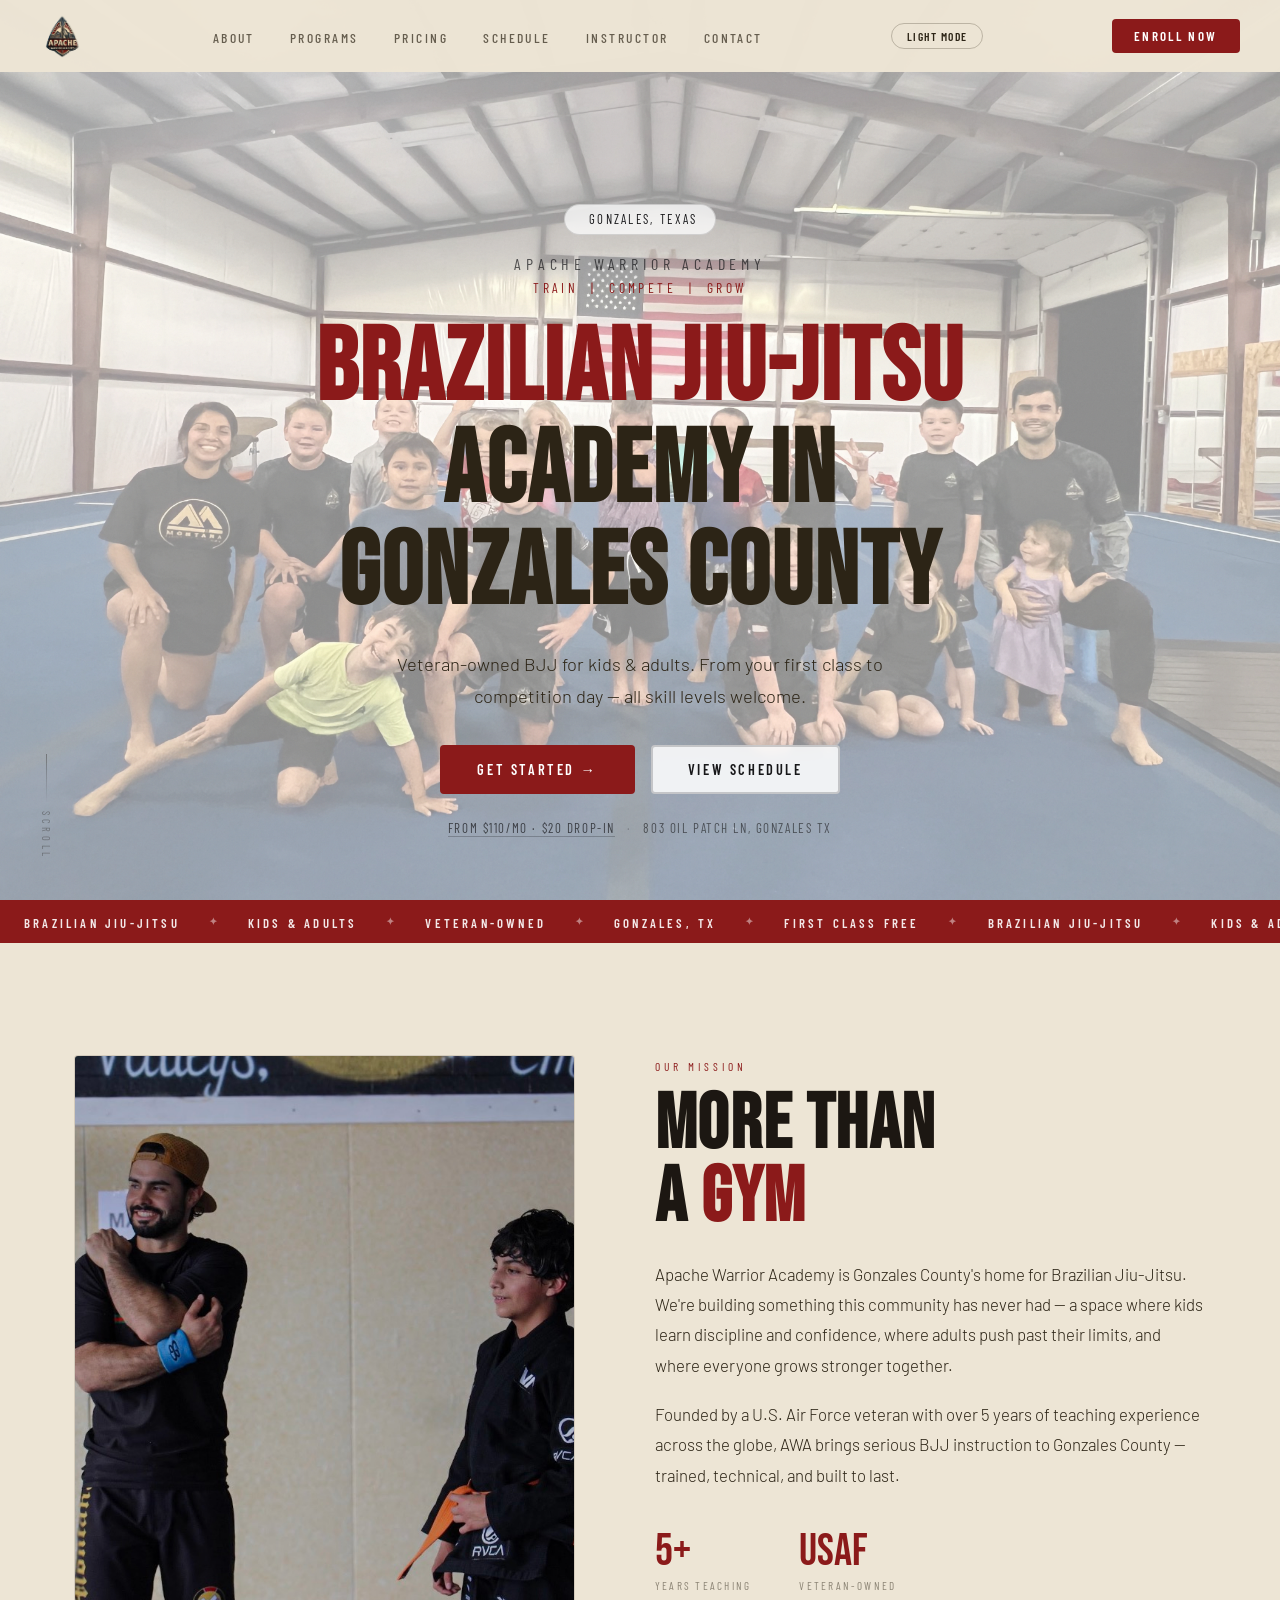
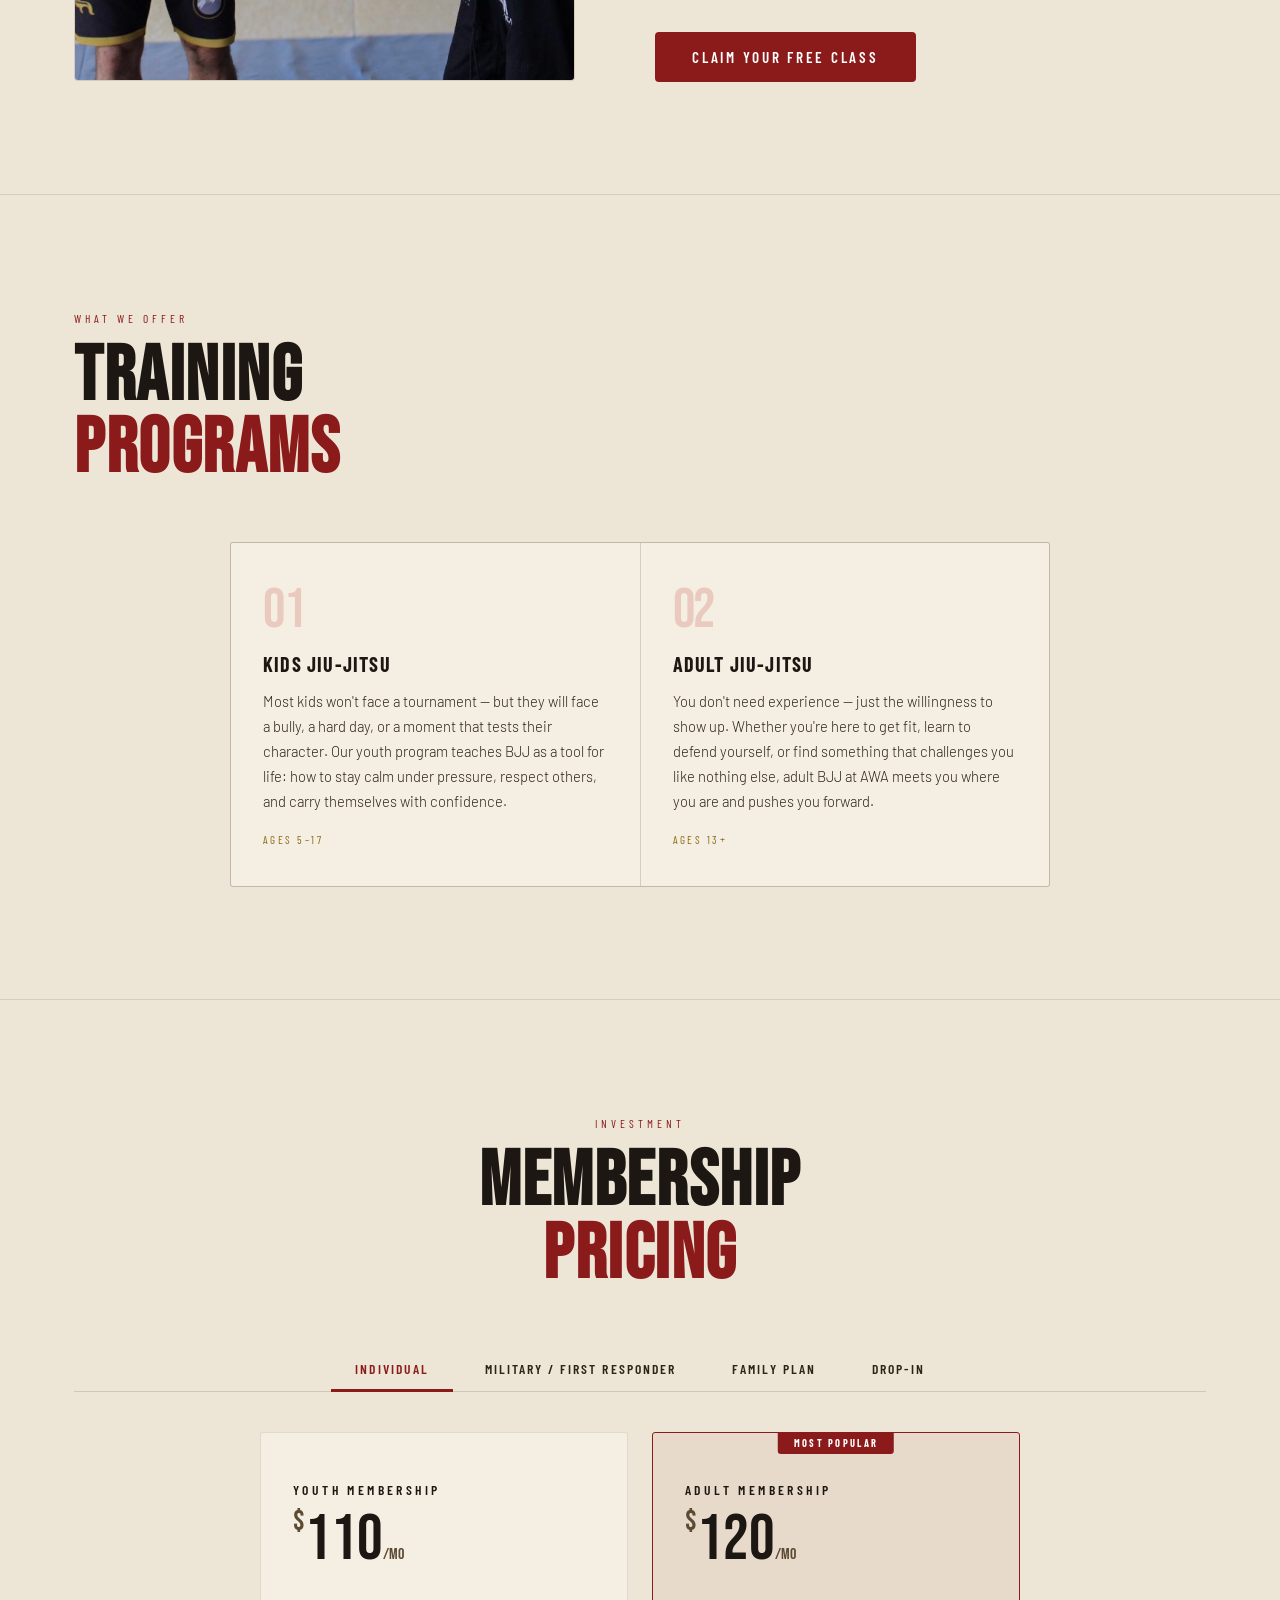
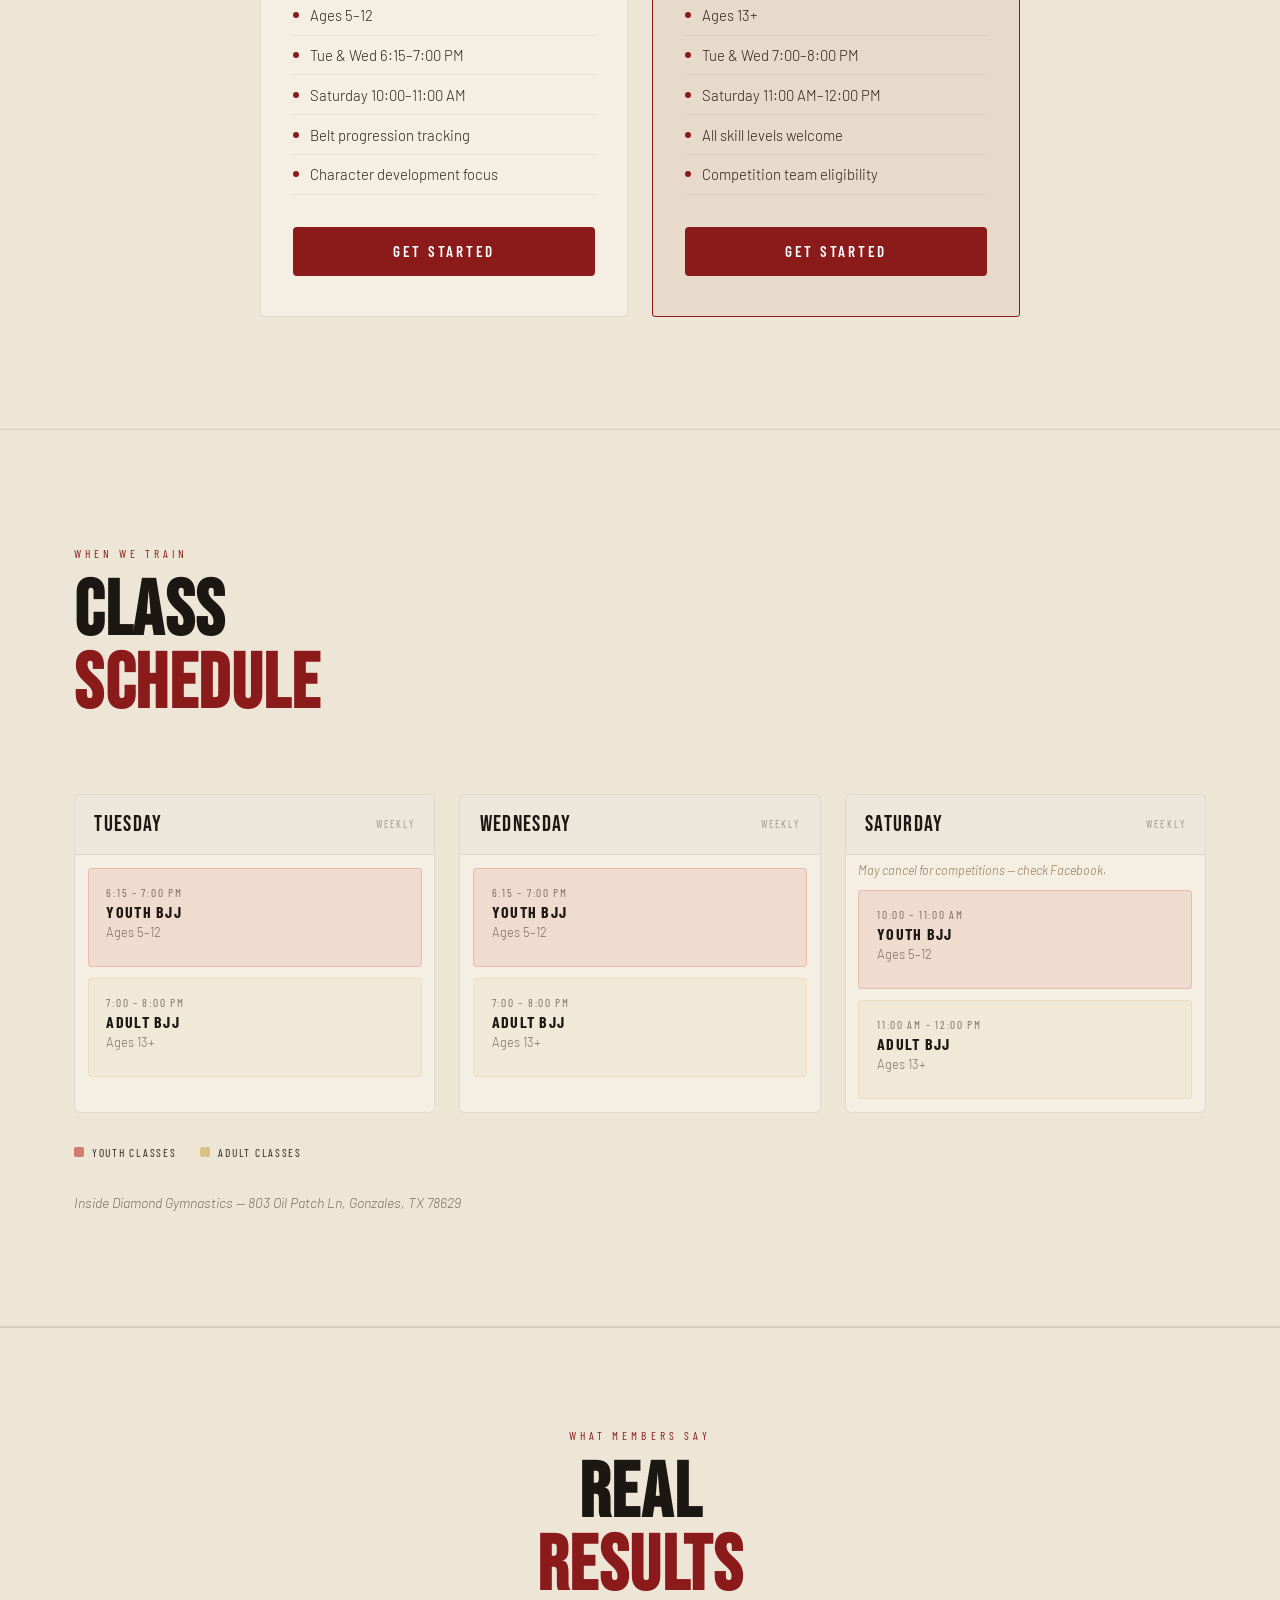
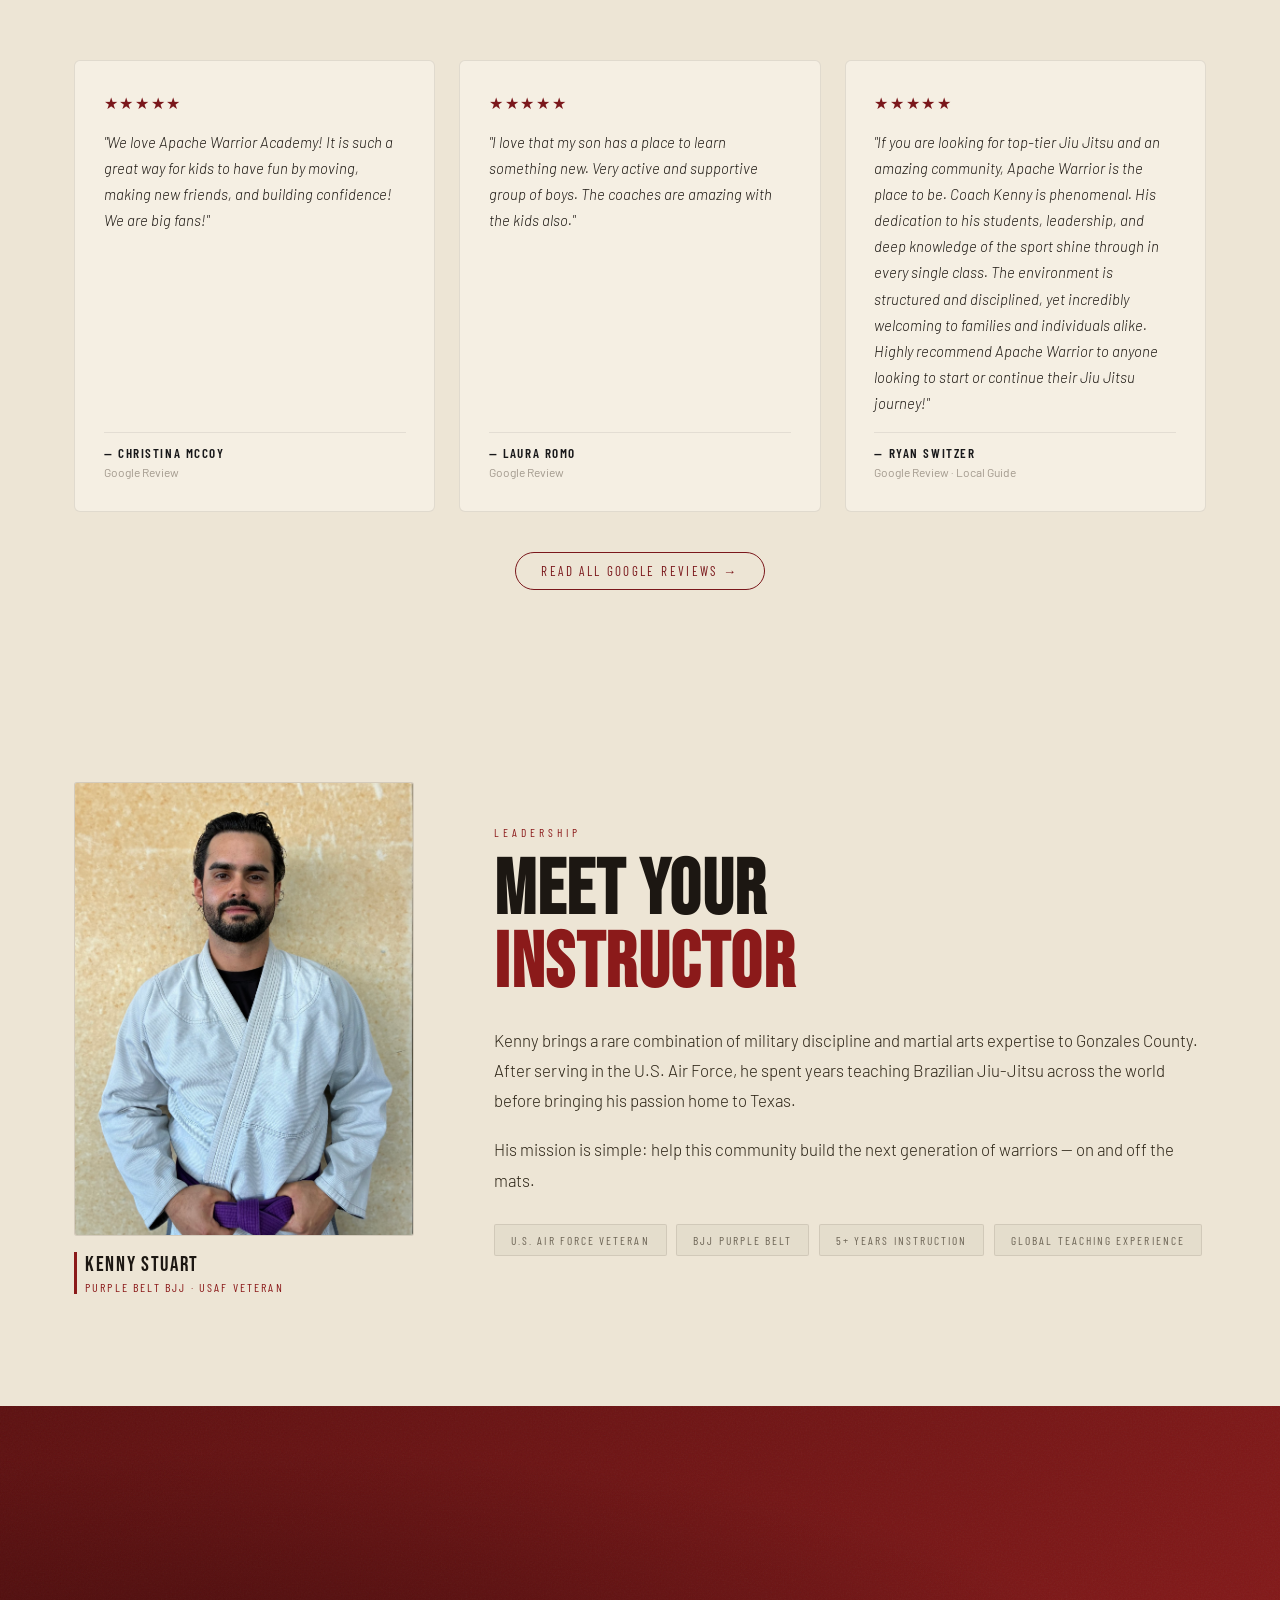
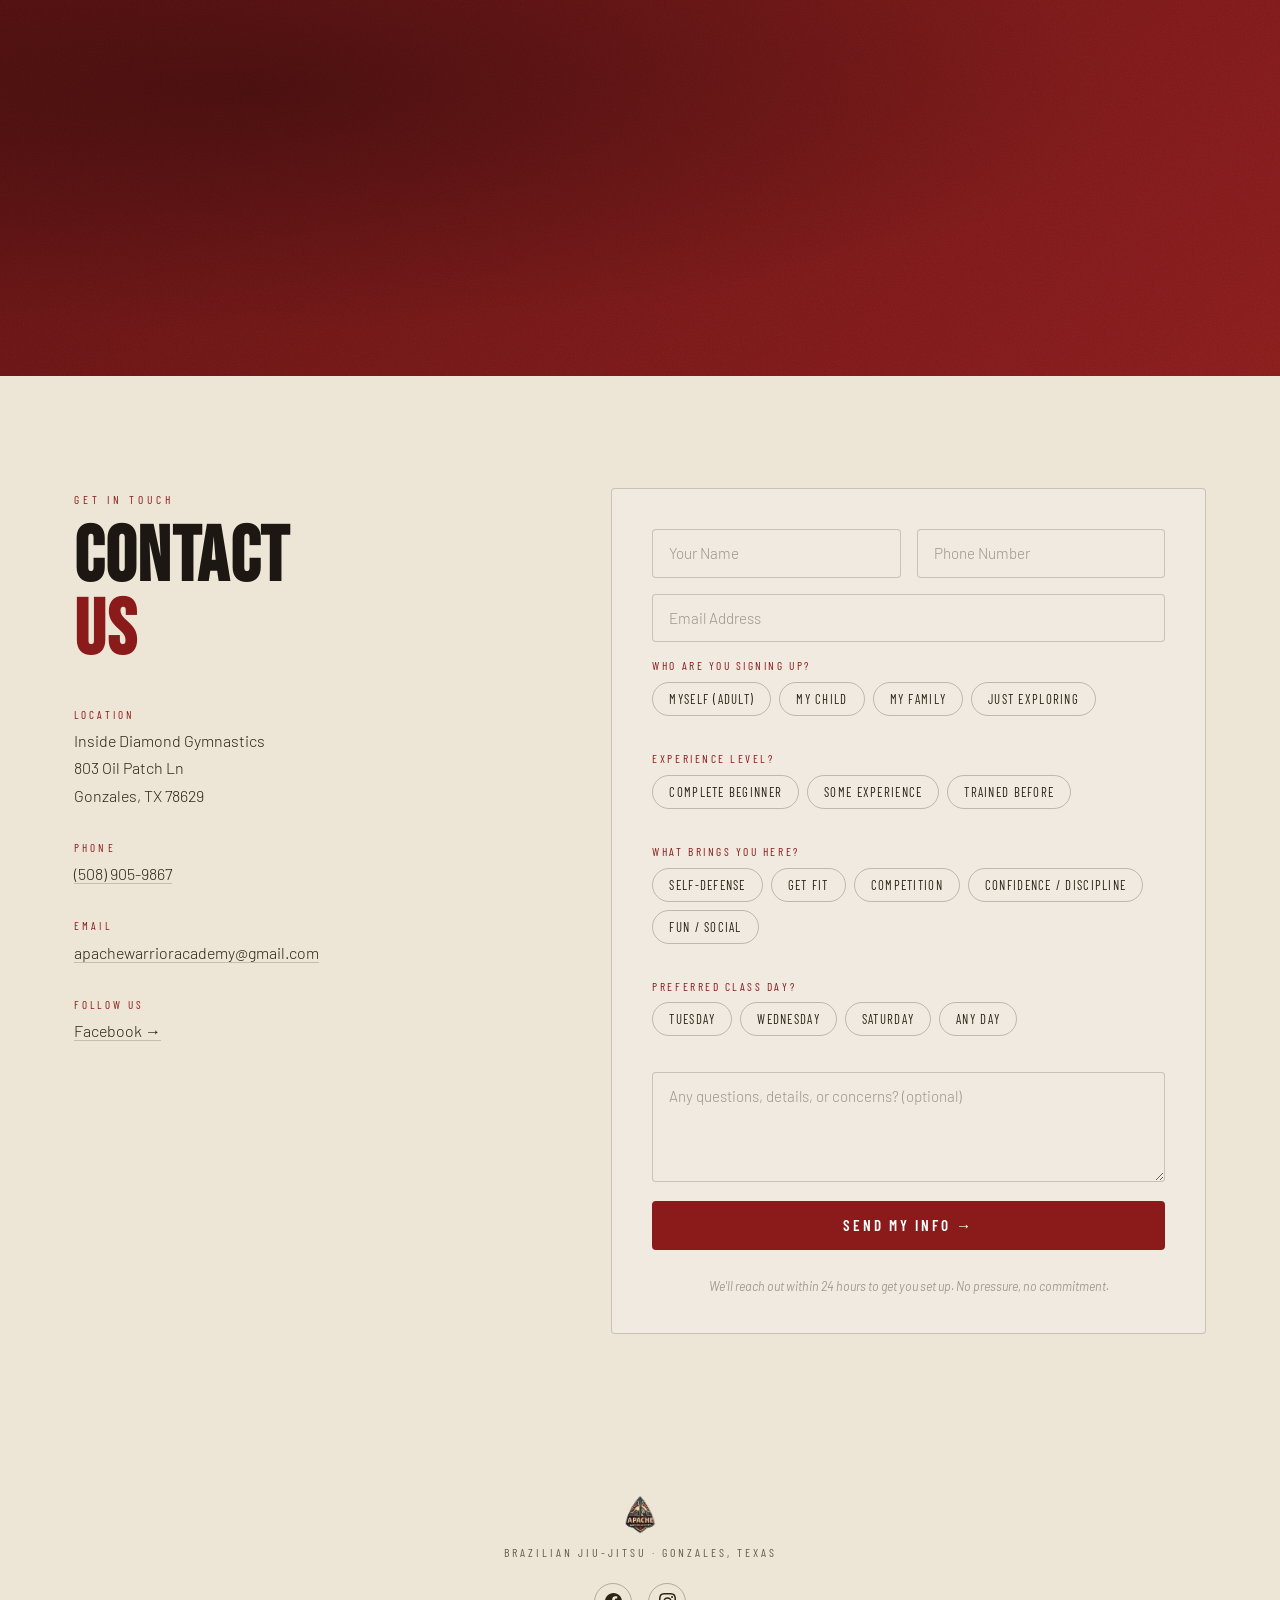
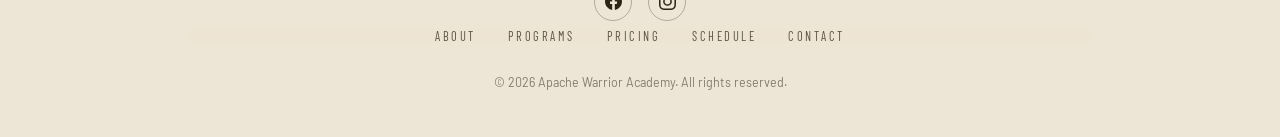
<file: index.html>
<!DOCTYPE html>
<html lang="en">
<head>
<meta charset="UTF-8">
<meta name="viewport" content="width=device-width, initial-scale=1.0">
<title>Apache Warrior Academy | Brazilian Jiu-Jitsu in Gonzales, TX</title>
<meta name="description" content="Veteran-owned Brazilian Jiu-Jitsu academy in Gonzales, TX. Kids and adult classes focused on discipline, confidence, and self-defense.">
<link rel="preconnect" href="https://fonts.googleapis.com">
<link href="https://fonts.googleapis.com/css2?family=Bebas+Neue&family=Barlow:ital,wght@0,300;0,400;0,500;0,600;1,300&family=Barlow+Condensed:wght@400;500;600;700&display=swap" rel="stylesheet">
<link rel="stylesheet" href="css/style.css">
  <!-- Google Search Console Verification -->
  <meta name="google-site-verification" content="LA4Jud9aWqhyvaogNPFyvFDFdin0RECuXeDa9Nnw45o">

  <!-- Favicon -->
  <link rel="icon" type="image/png" sizes="32x32" href="images/favicon.png">
  <link rel="icon" type="image/png" sizes="192x192" href="images/favicon-192.png">
  <link rel="apple-touch-icon" sizes="192x192" href="images/favicon-192.png">
  <meta name="msapplication-TileImage" content="images/favicon-192.png">

  <!-- SEO / Open Graph -->
  <meta name="robots" content="index, follow">
  <meta name="theme-color" content="#C0392B">
  <meta property="og:type" content="website">
  <meta property="og:site_name" content="Apache Warrior Academy">
  <meta property="og:url" content="https://apachewarrioracademy.com/">
  <meta property="og:title" content="Apache Warrior Academy | Brazilian Jiu-Jitsu in Gonzales, TX">
  <meta property="og:image" content="https://apachewarrioracademy.com/images/logo.png">
  <meta property="og:locale" content="en_US">
  <link rel="canonical" href="https://apachewarrioracademy.com/">
</head>
<body class="light-mode">

<!-- NAV -->
<nav id="navbar">
  <div class="nav-inner">
    <a href="#home" class="nav-logo">
      <img src="images/logo.png" alt="Apache Warrior Academy" class="logo-img" onerror="this.style.display='none';document.querySelector('.logo-text').style.display='block'">
      <span class="logo-text" style="display:none;">APACHE WARRIOR ACADEMY</span>
    </a>
    <ul class="nav-links" id="navLinks">
      <li><a href="about.html">About</a></li>
      <li><a href="programs.html">Programs</a></li>
      <li><a href="pricing.html">Pricing</a></li>
      <li><a href="schedule.html">Schedule</a></li>
      <li><a href="instructor.html">Instructor</a></li>
      <li><a href="contact.html">Contact</a></li>
    </ul>
    <button class="theme-toggle" id="themeToggle" aria-label="Toggle dark mode">
      <span class="theme-toggle-label">Light Mode</span>
    </button>
    <a href="enroll.html" class="nav-cta" id="navCta">Enroll Now</a>
    <button class="hamburger" id="hamburger" aria-label="Open menu">
      <span></span><span></span><span></span>
    </button>
  </div>
</nav>

<!-- HERO -->
<section class="hero" id="home">
  <div class="hero-bg">
    <picture class="hero-bg-img" style="display:block;position:absolute;inset:0;width:100%;height:100%;">
      <source srcset="images/hero-mobile.JPG" media="(max-width: 768px)">
      <img src="images/hero.JPG" alt="Apache Warrior Academy BJJ training class" style="width:100%;height:100%;object-fit:cover;object-position:center center;display:block;" loading="eager">
    </picture>
    <div class="hero-overlay"></div>

  </div>
  <div class="hero-content hero-content--centered">
    <a href="https://maps.google.com/?q=803+Oil+Patch+Ln,+Gonzales,+TX+78629" target="_blank" rel="noopener" class="hero-location-pill" aria-label="Get directions to Apache Warrior Academy">
      <span class="hero-location-dot"></span> Gonzales, Texas
    </a>
    <div class="hero-academy-name">APACHE WARRIOR ACADEMY</div>
    <div class="hero-tagline">TRAIN &nbsp;|&nbsp; COMPETE &nbsp;|&nbsp; GROW</div>
    <h1 class="hero-title--unified">
      <em>Brazilian Jiu-Jitsu</em><br>
      Academy in<br>
      Gonzales County
    </h1>
    <p class="hero-sub">Veteran-owned BJJ for kids &amp; adults. From your first class to competition day — all skill levels welcome.</p>
    <div class="hero-actions">
      <a href="enroll.html" class="btn-primary hero-btn-primary">Get Started →</a>
      <a href="schedule.html" class="btn-ghost hero-btn-ghost">View Schedule</a>
    </div>
    <div class="hero-meta">
      <span class="hero-meta-price"><a href="pricing.html">From $110/mo · $20 drop-in</a></span>
      <span class="hero-meta-sep">·</span>
      <span class="hero-meta-addr">803 Oil Patch Ln, Gonzales TX</span>
    </div>
  </div>
  <div class="hero-scroll-hint">
    <div class="scroll-line"></div>
    <span>Scroll</span>
  </div>
</section>

<!-- MARQUEE STRIP -->
<div class="marquee-strip">
  <div class="marquee-track">
    <span>Brazilian Jiu-Jitsu</span><span class="sep">✦</span>
    <span>Kids & Adults</span><span class="sep">✦</span>
    <span>Veteran-Owned</span><span class="sep">✦</span>
    <span>Gonzales, TX</span><span class="sep">✦</span>
    <span>First Class Free</span><span class="sep">✦</span>
    <span>Brazilian Jiu-Jitsu</span><span class="sep">✦</span>
    <span>Kids & Adults</span><span class="sep">✦</span>
    <span>Veteran-Owned</span><span class="sep">✦</span>
    <span>Gonzales, TX</span><span class="sep">✦</span>
    <span>First Class Free</span><span class="sep">✦</span>
  </div>
</div>



<!-- ABOUT -->
<section class="about" id="about">
  <div class="container">
    <div class="about-grid">
      <div class="about-media reveal">
        <div class="about-img-wrap">
          <img src="images/homepagemission.PNG"
               alt="Apache Warrior Academy training"
               class="about-photo"
               onerror="this.style.display='none';this.nextElementSibling.style.display='block'">
          <div class="about-img-fallback geo-placeholder" style="display:none;position:absolute;inset:0;">
            <div class="placeholder-geo">
              <div class="pg-ring pg-ring-1"></div>
              <div class="pg-ring pg-ring-2"></div>
              <div class="pg-ring pg-ring-3"></div>
              <div class="pg-slash"></div>
              <div class="pg-slash pg-slash-2"></div>
            </div>
          </div>
        </div>
      </div>
      <div class="about-text reveal">
        <span class="label">Our Mission</span>
        <h2>MORE THAN<br>A <em>GYM</em></h2>
        <p>Apache Warrior Academy is Gonzales County's home for Brazilian Jiu-Jitsu. We're building something this community has never had — a space where kids learn discipline and confidence, where adults push past their limits, and where everyone grows stronger together.</p>
        <p>Founded by a U.S. Air Force veteran with over 5 years of teaching experience across the globe, AWA brings serious BJJ instruction to Gonzales County — trained, technical, and built to last.</p>
        <div class="about-stats">
          <div class="stat">
            <div class="stat-num">5+</div>
            <div class="stat-lbl">Years Teaching</div>
          </div>
          <div class="stat">
            <div class="stat-num">USAF</div>
            <div class="stat-lbl">Veteran-Owned</div>
          </div>
        </div>
        <a href="enroll.html" class="btn-primary">Claim Your Free Class</a>
      </div>
    </div>
  </div>
</section>

<!-- PROGRAMS -->
<section class="programs" id="programs">
  <div class="container">
    <div class="section-head reveal">
      <span class="label">What We Offer</span>
      <h2>TRAINING<br><em>PROGRAMS</em></h2>
    </div>
    <div class="programs-grid two-only">
      <div class="prog-card reveal">
        <div class="prog-num">01</div>
        <h3>Kids Jiu-Jitsu</h3>
        <p>Most kids won't face a tournament — but they will face a bully, a hard day, or a moment that tests their character. Our youth program teaches BJJ as a tool for life: how to stay calm under pressure, respect others, and carry themselves with confidence.</p>
        <div class="prog-tag">Ages 5–17</div>
      </div>
      <div class="prog-card reveal">
        <div class="prog-num">02</div>
        <h3>Adult Jiu-Jitsu</h3>
        <p>You don't need experience — just the willingness to show up. Whether you're here to get fit, learn to defend yourself, or find something that challenges you like nothing else, adult BJJ at AWA meets you where you are and pushes you forward.</p>
        <div class="prog-tag">Ages 13+</div>
      </div>
    </div>
  </div>
</section>

<!-- PRICING -->
<section class="pricing" id="pricing">
  <div class="container">
    <div class="section-head reveal" style="text-align:center;">
      <span class="label">Investment</span>
      <h2>MEMBERSHIP<br><em>PRICING</em></h2>
    </div>

    <!-- Individual Memberships -->
    <div class="price-tabs reveal">
      <button class="price-tab active" data-tab="individual">Individual</button>
      <button class="price-tab" data-tab="military">Military / First Responder</button>
      <button class="price-tab" data-tab="family">Family Plan</button>
      <button class="price-tab" data-tab="dropin">Drop-In</button>
    </div>

    <!-- Individual -->
    <div class="price-panel active" id="tab-individual">
      <div class="pricing-grid two-col">
        <div class="price-card reveal">
          <div class="price-header">
            <h3>Youth Membership</h3>
            <div class="price-tag"><sup>$</sup>110<span>/mo</span></div>
          </div>
          <ul class="price-list">
            <li>Ages 5–12</li>
            <li>Tue &amp; Wed 6:15–7:00 PM</li>
            <li>Saturday 10:00–11:00 AM</li>
            <li>Belt progression tracking</li>
            <li>Character development focus</li>
          </ul>
          <a href="#contact" class="btn-primary full">Get Started</a>
        </div>
        <div class="price-card featured reveal">
          <div class="featured-badge">Most Popular</div>
          <div class="price-header">
            <h3>Adult Membership</h3>
            <div class="price-tag"><sup>$</sup>120<span>/mo</span></div>
          </div>
          <ul class="price-list">
            <li>Ages 13+</li>
            <li>Tue &amp; Wed 7:00–8:00 PM</li>
            <li>Saturday 11:00 AM–12:00 PM</li>
            <li>All skill levels welcome</li>
            <li>Competition team eligibility</li>
          </ul>
          <a href="#contact" class="btn-primary full">Get Started</a>
        </div>
      </div>
    </div>

    <!-- Military / First Responder -->
    <div class="price-panel" id="tab-military">
      <div class="military-card-wrap">
        <div class="price-card featured military-solo reveal">
          <div class="featured-badge">Serving Those Who Serve</div>
          <div class="military-badge-row">
            <span class="mil-badge">Active Military</span>
            <span class="mil-badge">Law Enforcement</span>
            <span class="mil-badge">Fire</span>
            <span class="mil-badge">EMS</span>
            <span class="mil-badge">Veterans</span>
          </div>
          <div class="price-header">
            <h3>Adult Membership — Military Rate</h3>
            <div class="price-tag"><sup>$</sup>100<span>/mo</span></div>
          </div>
          <div class="military-compare">
            <span class="mil-was">Standard rate: $120/mo</span>
            <span class="mil-save">You save $20/mo</span>
          </div>
          <ul class="price-list">
            <li>Ages 18+ (adults only)</li>
            <li>Tue &amp; Wed 7:00–8:00 PM &amp; Saturday 11:00 AM–12:00 PM</li>
            <li>All skill levels welcome</li>
            <li>Competition team eligibility</li>
            <li>Valid military or first responder ID required at sign-up</li>
          </ul>
          <a href="#contact" class="btn-primary full">Claim This Rate</a>
        </div>
      </div>
      <p class="price-note reveal">Discount applies to active duty military, veterans, law enforcement, firefighters, and EMS. Valid ID required at enrollment.</p>
    </div>

    <!-- Family Plan -->
    <div class="price-panel" id="tab-family">
      <div class="family-table reveal">
        <div class="family-header">
          <h3>Family Plan</h3>
          <p>Each family member gets their own membership — rates decrease as your family grows.</p>
        </div>
        <div class="family-rows">
          <div class="family-row">
            <span>First Adult</span>
            <span class="family-price">$120<small>/mo</small></span>
          </div>
          <div class="family-row">
            <span>Second Adult</span>
            <span class="family-price">$110<small>/mo</small></span>
          </div>
          <div class="family-row">
            <span>First Youth</span>
            <span class="family-price">$110<small>/mo</small></span>
          </div>
          <div class="family-row">
            <span>Second Youth</span>
            <span class="family-price">$100<small>/mo</small></span>
          </div>
          <div class="family-row highlight">
            <span>Third Youth &amp; Beyond</span>
            <span class="family-price">$90<small>/mo</small></span>
          </div>
        </div>
        <div class="family-example">
          <strong>Example — Family of 4 (2 Adults + 2 Youth)</strong><br>
          $120 + $110 + $110 + $100 = <strong>$440/month</strong><br>
          <span>Save $20/month compared to individual memberships</span>
        </div>
        <a href="#contact" class="btn-primary" style="margin-top:1.5rem;display:inline-block;">Build My Family Plan</a>
      </div>
    </div>


    <!-- Drop-In -->
    <div class="price-panel" id="tab-dropin">
      <div class="pricing-grid" style="max-width:400px;margin:0 auto;">
        <div class="price-card featured reveal">
          <div class="featured-badge">No Commitment</div>
          <div class="price-header">
            <h3>Drop-In Class</h3>
            <div class="price-tag"><sup>$</sup>20<span>/class</span></div>
          </div>
          <ul class="price-list">
            <li>Youth or Adult BJJ</li>
            <li>Any scheduled class</li>
            <li>No membership required</li>
            <li>Come when it works for you</li>
            <li>First class is always free</li>
          </ul>
          <a href="pricing.html" class="btn-primary full">See All Pricing →</a>
        </div>
      </div>
      <p class="price-note reveal" style="margin-top:1.5rem;">Drop-ins are welcome at any class. Just text Coach Kenny at (508) 905-9867 so he knows you're coming.</p>
    </div>

  </div>
</section>

<!-- SCHEDULE -->
<section class="schedule" id="schedule">
  <div class="container">
    <div class="schedule-header reveal">
      <div>
        <span class="label">When We Train</span>
        <h2>CLASS<br><em>SCHEDULE</em></h2>
      </div>
      </div>

    <!-- Calendar View -->
    <div class="schedule-wrap reveal" id="schedCal">
      <div class="cal-grid">
        <!-- TUE -->
        <div class="cal-day">
          <div class="cal-day-header">
            <span class="cal-day-name">Tuesday</span>
            <span class="cal-day-sub">Weekly</span>
          </div>
          <div class="cal-slots">
            <div class="cal-slot kids-slot">
              <div class="cal-slot-time">6:15 – 7:00 PM</div>
              <div class="cal-slot-name">Youth BJJ</div>
              <div class="cal-slot-ages">Ages 5–12</div>
            </div>
            <div class="cal-slot adult-slot">
              <div class="cal-slot-time">7:00 – 8:00 PM</div>
              <div class="cal-slot-name">Adult BJJ</div>
              <div class="cal-slot-ages">Ages 13+</div>
            </div>
          </div>
        </div>
        <!-- WED -->
        <div class="cal-day">
          <div class="cal-day-header">
            <span class="cal-day-name">Wednesday</span>
            <span class="cal-day-sub">Weekly</span>
          </div>
          <div class="cal-slots">
            <div class="cal-slot kids-slot">
              <div class="cal-slot-time">6:15 – 7:00 PM</div>
              <div class="cal-slot-name">Youth BJJ</div>
              <div class="cal-slot-ages">Ages 5–12</div>
            </div>
            <div class="cal-slot adult-slot">
              <div class="cal-slot-time">7:00 – 8:00 PM</div>
              <div class="cal-slot-name">Adult BJJ</div>
              <div class="cal-slot-ages">Ages 13+</div>
            </div>
          </div>
        </div>
        <!-- SAT -->
        <div class="cal-day">
          <div class="cal-day-header">
            <span class="cal-day-name">Saturday</span>
            <span class="cal-day-sub">Weekly</span>
          </div>
          <p style="padding:0.5rem 0.8rem 0;margin:0;font-size:0.78rem;color:var(--stone);font-style:italic;">May cancel for competitions — check Facebook.</p>
          <div class="cal-slots">
            <div class="cal-slot kids-slot">
              <div class="cal-slot-time">10:00 – 11:00 AM</div>
              <div class="cal-slot-name">Youth BJJ</div>
              <div class="cal-slot-ages">Ages 5–12</div>
            </div>
            <div class="cal-slot adult-slot">
              <div class="cal-slot-time">11:00 AM – 12:00 PM</div>
              <div class="cal-slot-name">Adult BJJ</div>
              <div class="cal-slot-ages">Ages 13+</div>
            </div>
          </div>
        </div>
        <!-- Legend -->
        <div class="cal-legend" style="grid-column:1/-1;">
          <span class="cal-legend-item kids-dot">Youth Classes</span>
          <span class="cal-legend-item adult-dot">Adult Classes</span>
        </div>
      </div>
      <p class="sched-note">Inside Diamond Gymnastics — 803 Oil Patch Ln, Gonzales, TX 78629</p>
    </div>

  </div>
</section>

<!-- CLASS REGISTRATION MODAL -->
<div class="modal-overlay" id="registerModal" aria-hidden="true">
  <div class="modal-box">
    <button class="modal-close" id="modalClose" aria-label="Close">&times;</button>
    <div class="modal-label">Reserve Your Spot</div>
    <h3 class="modal-title" id="modalTitle">Youth BJJ — Tuesday 6:15–7:00 PM</h3>
    <p class="modal-sub">Fill out the form below and we'll confirm your spot within 24 hours. First class is always free.</p>
    <form class="modal-form" id="registerForm" action="https://formspree.io/f/mgodlnrg" method="POST">
      <input type="text" name="_gotcha" style="display:none" tabindex="-1" autocomplete="off">
      <input type="hidden" name="form_type" value="Class Registration">
      <input type="hidden" name="class_name" id="reg-class">
      <input type="hidden" name="class_day" id="reg-day">
      <input type="hidden" name="class_time" id="reg-time">

      <div class="modal-row two-col">
        <input type="text" name="name" placeholder="Full Name" required>
        <input type="tel" name="phone" placeholder="Phone Number">
      </div>
      <input type="email" name="email" placeholder="Email Address" required style="width:100%">

      <div class="modal-chips-label">This is for:</div>
      <div class="faq-chips modal-chips" data-name="reg-who">
        <button type="button" class="chip" data-val="Myself">Myself</button>
        <button type="button" class="chip" data-val="My Child">My Child</button>
        <button type="button" class="chip" data-val="Both of us">Both of Us</button>
      </div>
      <input type="hidden" name="registering_for" id="val-reg-who">

      <div class="waiver-block">
        <label class="waiver-check">
          <input type="checkbox" name="waiver_agreed" value="yes" required>
          <span class="waiver-text">
            I have read and agree to the <button type="button" class="waiver-link" id="showWaiver">Apache Warrior Academy Assumption of Risk, Waiver of Liability, and Indemnification Agreement</button>. I understand this is a legally binding document and I am waiving certain legal rights. I participate voluntarily.
          </span>
        </label>
      </div>

      <!-- Waiver text (collapsed) — Full official AWA waiver -->
      <div class="waiver-full" id="waiverFull" style="display:none;">
        <strong>APACHE WARRIOR ACADEMY<br>
        ASSUMPTION OF RISK, WAIVER OF LIABILITY, AND INDEMNIFICATION AGREEMENT</strong><br>
        803 Oil Patch Ln, Gonzales, TX 78629 | apachewarrioracademy@gmail.com | (508) 905-9867<br><br>
        <em>PLEASE READ THIS DOCUMENT CAREFULLY. BY SUBMITTING THIS FORM, YOU ARE WAIVING CERTAIN LEGAL RIGHTS, INCLUDING THE RIGHT TO SUE OR RECOVER DAMAGES IN CASE OF INJURY, DEATH, OR PROPERTY LOSS.</em><br><br>

        <strong>1. ASSUMPTION OF RISK</strong><br>
        I acknowledge that participation in Brazilian Jiu-Jitsu, martial arts, grappling, self-defense training, and related physical activities involves inherent risks of physical injury, including but not limited to: sprains, strains, fractures, dislocations, concussions, lacerations, contusions, muscle tears, ligament damage, spinal injuries, paralysis, cardiovascular events, and in rare cases, death. I understand that these risks may arise from the actions, inactions, or negligence of myself, other participants, instructors, or third parties, and that not all risks can be foreseen or eliminated. I voluntarily choose to participate with full knowledge and acceptance of these risks. I certify that I (or the minor participant) am physically fit and have no medical conditions that would prevent safe participation, or I have obtained physician approval to participate.<br><br>

        <strong>2. WAIVER AND RELEASE OF LIABILITY</strong><br>
        In consideration of being permitted to participate in the Activities, I hereby voluntarily release, forever discharge, and agree to hold harmless Apache Warrior Academy, Apache Warrior Youth Foundation, Inc., their owners, officers, directors, employees, agents, instructors, volunteers, affiliates, and assigns (collectively, "Released Parties") from any and all claims, demands, causes of action, damages, losses, or liabilities of any kind, whether known or unknown, arising out of or in any way connected with my participation in the Activities, including but not limited to claims arising from the negligence of the Released Parties. This release does not apply to claims arising from the gross negligence or willful misconduct of the Released Parties.<br><br>

        <strong>3. INDEMNIFICATION</strong><br>
        I agree to indemnify, defend, and hold harmless the Released Parties from and against any and all claims, damages, losses, costs, and expenses (including reasonable attorney's fees) arising out of or relating to my participation in the Activities, or any breach of this Agreement, whether caused by my acts or omissions or those of third parties.<br><br>

        <strong>4. MEDICAL AUTHORIZATION AND EMERGENCY TREATMENT</strong><br>
        I authorize the Released Parties to seek and obtain emergency medical treatment on my behalf (or on behalf of the minor participant) in the event of injury or illness during participation in the Activities. I understand that I am solely responsible for all costs associated with such medical treatment. I agree to disclose any relevant medical conditions, allergies, or medications to the instructors prior to participation.<br><br>

        <strong>5. RULES AND CONDUCT</strong><br>
        I agree to abide by all rules, regulations, and instructions provided by Apache Warrior Academy instructors and staff. I understand that failure to comply with safety rules may result in immediate removal from the Activities without refund. I agree to report any unsafe conditions or injuries to the instructors immediately.<br><br>

        <strong>6. PHOTOGRAPHY AND MEDIA RELEASE</strong><br>
        I grant Apache Warrior Academy and its affiliates the irrevocable right to photograph, video record, and use my image and likeness (or that of the minor participant) in any media format for promotional, advertising, educational, and commercial purposes without further notice, compensation, or consent. I waive any right to inspect or approve the use of such images.<br><br>

        <strong>7. MINOR PARTICIPANTS</strong><br>
        If the participant is under the age of 18, I, as the parent or legal guardian, represent that I have the legal authority to execute this Agreement on behalf of the minor. I agree that the terms of this Agreement shall be binding upon the minor, myself, and our respective heirs, estates, and assigns. I accept full responsibility for the minor's conduct and participation in the Activities.<br><br>

        <strong>8. GOVERNING LAW AND DISPUTE RESOLUTION</strong><br>
        This Agreement shall be governed by and construed in accordance with the laws of the State of Texas. Any dispute arising under this Agreement shall be resolved exclusively in the courts of Gonzales County, Texas. If any provision of this Agreement is found to be unenforceable, the remaining provisions shall continue in full force and effect.<br><br>

        <strong>9. ENTIRE AGREEMENT AND ACKNOWLEDGMENT</strong><br>
        This Agreement constitutes the entire agreement between the parties concerning the subject matter hereof. I acknowledge that I have read this Agreement in its entirety, understand its contents, and submit it voluntarily. I understand that this is a legally binding document and that I am giving up substantial legal rights. Electronic submission of this form constitutes my electronic signature and agreement to all terms above.<br><br>

        <em>Electronic agreement via form submission is legally binding and accepted in place of a physical signature under applicable Texas law.</em>
        <button type="button" class="waiver-close-link" id="hideWaiver">Close ↑</button>
      </div>

      <button type="submit" class="btn-primary full modal-submit">Reserve My Spot →</button>
      <div class="form-success modal-success" id="registerSuccess">✓ You're registered! We'll confirm within 24 hours.</div>
    </form>
  </div>
</div>


<!-- REVIEWS -->
<section class="reviews-section" id="reviews">
  <div class="container">
    <div class="section-head reveal" style="text-align:center;">
      <span class="label">What Members Say</span>
      <h2>REAL<br><em>RESULTS</em></h2>
    </div>
    <div class="reviews-grid">
      <div class="review-card reveal">
        <div class="review-stars">★★★★★</div>
        <p class="review-text">"We love Apache Warrior Academy! It is such a great way for kids to have fun by moving, making new friends, and building confidence! We are big fans!"</p>
        <div class="review-author">
          <div class="review-name">— Christina McCoy</div>
          <div class="review-source">Google Review</div>
        </div>
      </div>
      <div class="review-card reveal">
        <div class="review-stars">★★★★★</div>
        <p class="review-text">"I love that my son has a place to learn something new. Very active and supportive group of boys. The coaches are amazing with the kids also."</p>
        <div class="review-author">
          <div class="review-name">— Laura Romo</div>
          <div class="review-source">Google Review</div>
        </div>
      </div>
      <div class="review-card reveal">
        <div class="review-stars">★★★★★</div>
        <p class="review-text">"If you are looking for top-tier Jiu Jitsu and an amazing community, Apache Warrior is the place to be. Coach Kenny is phenomenal. His dedication to his students, leadership, and deep knowledge of the sport shine through in every single class. The environment is structured and disciplined, yet incredibly welcoming to families and individuals alike. Highly recommend Apache Warrior to anyone looking to start or continue their Jiu Jitsu journey!"</p>
        <div class="review-author">
          <div class="review-name">— Ryan Switzer</div>
          <div class="review-source">Google Review · Local Guide</div>
        </div>
      </div>
    </div>
    <div class="reviews-cta reveal">
      <a href="https://www.google.com/search?q=Apache+Warrior+Academy+Gonzales+TX+reviews" target="_blank" rel="noopener" class="btn-ghost-sm">Read All Google Reviews →</a>
    </div>
  </div>
</section>

<!-- FOUNDER -->
<section class="founder" id="founder">
  <div class="container">
    <div class="founder-grid">
      <div class="founder-photo-wrap reveal">
        <div class="founder-photo">
          <img src="images/kenneth.jpg"
               alt="Kenny Stuart — Head Instructor, Apache Warrior Academy"
               class="kenneth-photo"
               onerror="this.style.display='none';this.nextElementSibling.style.display='flex'">
          <div class="founder-photo-fallback" style="display:none;">
            <div class="placeholder-geo">
              <div class="pg-ring pg-ring-1"></div>
              <div class="pg-ring pg-ring-2"></div>
              <div class="pg-ring pg-ring-3"></div>
              <div class="pg-slash"></div>
              <div class="pg-slash pg-slash-2"></div>
            </div>
            <div class="photo-label-overlay"><span>PHOTO COMING SOON</span></div>
          </div>
        </div>
        <div class="founder-name-plate">
          <div class="fn-name">Kenny Stuart</div>
          <div class="fn-rank">Purple Belt BJJ · USAF Veteran</div>
        </div>
      </div>
      <div class="founder-text reveal">
        <span class="label">Leadership</span>
        <h2>MEET YOUR<br><em>INSTRUCTOR</em></h2>
        <p>Kenny brings a rare combination of military discipline and martial arts expertise to Gonzales County. After serving in the U.S. Air Force, he spent years teaching Brazilian Jiu-Jitsu across the world before bringing his passion home to Texas.</p>
        <p>His mission is simple: help this community build the next generation of warriors — on and off the mats.</p>
        <div class="creds">
          <span class="cred">U.S. Air Force Veteran</span>
          <span class="cred">BJJ Purple Belt</span>
          <span class="cred">5+ Years Instruction</span>
          <span class="cred">Global Teaching Experience</span>
        </div>
      </div>
    </div>
  </div>
</section>

<!-- CTA BANNER -->
<section class="cta-banner" id="trial">
  <div class="cta-inner reveal">
    <span class="label" style="color:rgba(255,255,255,0.6);">No Commitment. No Pressure.</span>
    <h2>YOUR FIRST CLASS<br>IS <em>FREE</em></h2>
    <p>Just show up and see what you're made of.</p>
    <a href="enroll.html" class="btn-white">Claim Your Free Class →</a>
  </div>
</section>

<!-- CONTACT -->
<section class="contact" id="contact">
  <div class="container">
    <div class="contact-grid">
      <div class="contact-info reveal">
        <span class="label">Get In Touch</span>
        <h2>CONTACT<br><em>US</em></h2>
        <div class="info-block">
          <div class="info-label">Location</div>
          <div class="info-val">Inside Diamond Gymnastics<br>803 Oil Patch Ln<br>Gonzales, TX 78629</div>
        </div>
        <div class="info-block">
          <div class="info-label">Phone</div>
          <div class="info-val"><a href="tel:5089059867">(508) 905-9867</a></div>
        </div>
        <div class="info-block">
          <div class="info-label">Email</div>
          <div class="info-val"><a href="mailto:apachewarrioracademy@gmail.com">apachewarrioracademy@gmail.com</a></div>
        </div>
        <div class="info-block">
          <div class="info-label">Follow Us</div>
          <div class="info-val"><a href="https://www.facebook.com/profile.php?id=61588543511512" target="_blank" rel="noopener">Facebook →</a></div>
        </div>
      </div>
      <div class="contact-form-wrap reveal">
        <form class="contact-form" id="contactForm" action="https://formspree.io/f/mgodlnrg" method="POST">
          <!-- Honeypot spam trap -->
          <input type="text" name="_gotcha" style="display:none" tabindex="-1" autocomplete="off">

          <div class="form-row two-col">
            <input type="text" name="name" placeholder="Your Name" required>
            <input type="tel" name="phone" placeholder="Phone Number">
          </div>
          <div class="form-row">
            <input type="email" name="email" placeholder="Email Address" required>
          </div>

          <!-- FAQ: Who is this for? -->
          <div class="faq-group">
            <div class="faq-label">Who are you signing up?</div>
            <div class="faq-chips" data-name="who">
              <button type="button" class="chip" data-val="Myself (Adult)">Myself (Adult)</button>
              <button type="button" class="chip" data-val="My Child">My Child</button>
              <button type="button" class="chip" data-val="My Family">My Family</button>
              <button type="button" class="chip" data-val="Just Exploring">Just Exploring</button>
            </div>
            <input type="hidden" name="who" id="val-who">
          </div>

          <!-- FAQ: Experience level -->
          <div class="faq-group">
            <div class="faq-label">Experience level?</div>
            <div class="faq-chips" data-name="experience">
              <button type="button" class="chip" data-val="Complete Beginner">Complete Beginner</button>
              <button type="button" class="chip" data-val="Some Experience">Some Experience</button>
              <button type="button" class="chip" data-val="Trained Before">Trained Before</button>
            </div>
            <input type="hidden" name="experience" id="val-experience">
          </div>

          <!-- FAQ: What are you looking for? -->
          <div class="faq-group">
            <div class="faq-label">What brings you here?</div>
            <div class="faq-chips" data-name="goal">
              <button type="button" class="chip" data-val="Self-Defense">Self-Defense</button>
              <button type="button" class="chip" data-val="Get Fit">Get Fit</button>
              <button type="button" class="chip" data-val="Competition">Competition</button>
              <button type="button" class="chip" data-val="Confidence / Discipline">Confidence / Discipline</button>
              <button type="button" class="chip" data-val="Fun / Social">Fun / Social</button>
            </div>
            <input type="hidden" name="goal" id="val-goal">
          </div>

          <!-- FAQ: Schedule preference -->
          <div class="faq-group">
            <div class="faq-label">Preferred class day?</div>
            <div class="faq-chips" data-name="schedule">
              <button type="button" class="chip" data-val="Tuesday">Tuesday</button>
              <button type="button" class="chip" data-val="Wednesday">Wednesday</button>
              <button type="button" class="chip" data-val="Saturday">Saturday</button>
              <button type="button" class="chip" data-val="Any Day">Any Day</button>
            </div>
            <input type="hidden" name="schedule" id="val-schedule">
          </div>

          <div class="form-row">
            <textarea name="message" placeholder="Any questions, details, or concerns? (optional)" rows="3"></textarea>
          </div>

          <button type="submit" class="btn-primary full">Send My Info →</button>
          <p class="form-disclaimer">We'll reach out within 24 hours to get you set up. No pressure, no commitment.</p>
          <div class="form-success" id="formSuccess">✓ Got it! We'll be in touch within 24 hours.</div>
        </form>
      </div>
    </div>
  </div>
</section>

<!-- FOOTER -->
<footer>
  <div class="footer-inner">
    <div class="footer-logo">
      <img src="images/logo.png" alt="Apache Warrior Academy" onerror="this.style.display='none';document.querySelector('.footer-logo-text').style.display='block'">
      <span class="footer-logo-text" style="display:none;">APACHE WARRIOR ACADEMY</span>
    </div>
    <div class="footer-tagline">Brazilian Jiu-Jitsu · Gonzales, Texas</div>
        <div class="footer-social">
      <a href="https://www.facebook.com/profile.php?id=61588543511512" target="_blank" rel="noopener" aria-label="Facebook"><svg viewBox="0 0 24 24" xmlns="http://www.w3.org/2000/svg"><path d="M24 12.073C24 5.405 18.627 0 12 0S0 5.405 0 12.073C0 18.1 4.388 23.094 10.125 24v-8.437H7.078v-3.49h3.047V9.41c0-3.025 1.792-4.697 4.533-4.697 1.312 0 2.686.236 2.686.236v2.97h-1.514c-1.491 0-1.956.93-1.956 1.886v2.267h3.328l-.532 3.49h-2.796V24C19.612 23.094 24 18.1 24 12.073z"/></svg></a>
      <a href="https://www.instagram.com/apachewarrioracademy" target="_blank" rel="noopener" aria-label="Instagram"><svg viewBox="0 0 24 24" xmlns="http://www.w3.org/2000/svg"><path d="M12 2.163c3.204 0 3.584.012 4.85.07 3.252.148 4.771 1.691 4.919 4.919.058 1.265.069 1.645.069 4.849 0 3.205-.012 3.584-.069 4.849-.149 3.225-1.664 4.771-4.919 4.919-1.266.058-1.644.07-4.85.07-3.204 0-3.584-.012-4.849-.07-3.26-.149-4.771-1.699-4.919-4.92-.058-1.265-.07-1.644-.07-4.849 0-3.204.013-3.583.07-4.849.149-3.227 1.664-4.771 4.919-4.919 1.266-.057 1.645-.069 4.849-.069zM12 0C8.741 0 8.333.014 7.053.072 2.695.272.273 2.69.073 7.052.014 8.333 0 8.741 0 12c0 3.259.014 3.668.072 4.948.2 4.358 2.618 6.78 6.98 6.98C8.333 23.986 8.741 24 12 24c3.259 0 3.668-.014 4.948-.072 4.354-.2 6.782-2.618 6.979-6.98.059-1.28.073-1.689.073-4.948 0-3.259-.014-3.667-.072-4.947-.196-4.354-2.617-6.78-6.979-6.98C15.668.014 15.259 0 12 0zm0 5.838a6.162 6.162 0 100 12.324 6.162 6.162 0 000-12.324zM12 16a4 4 0 110-8 4 4 0 010 8zm6.406-11.845a1.44 1.44 0 100 2.881 1.44 1.44 0 000-2.881z"/></svg></a>
    </div>
    <nav class="footer-nav">
    <a href="about.html">About</a>
      <a href="programs.html">Programs</a>
      <a href="pricing.html">Pricing</a>
      <a href="schedule.html">Schedule</a>
      
      <a href="contact.html">Contact</a>
    </nav>
    <div class="footer-copy">© 2026 Apache Warrior Academy. All rights reserved.</div>
  </div>
</footer>


<!-- STICKY MOBILE BAR -->
<div class="sticky-mobile-bar" id="stickyBar">
  <a href="enroll.html" class="sticky-btn sticky-primary">Get Started</a>
  <a href="#schedule" class="sticky-btn sticky-secondary">Class Times</a>
  <a href="tel:5089059867" class="sticky-btn sticky-phone">Call</a>
</div>

<script src="js/main.js"></script>
<script>
// ── Dark / Light mode toggle ──
(function() {
  const btn = document.getElementById('themeToggle');
  const label = btn.querySelector('.theme-toggle-label');
  const body = document.body;

  const saved = localStorage.getItem('awa-theme') || 'light';
  applyTheme(saved);

  btn.addEventListener('click', function() {
    const next = body.classList.contains('dark-mode') ? 'light' : 'dark';
    applyTheme(next);
    localStorage.setItem('awa-theme', next);
  });

  function applyTheme(mode) {
    if (mode === 'dark') {
      body.classList.remove('light-mode');
      body.classList.add('dark-mode');
      label.textContent = 'Dark Mode';
    } else {
      body.classList.remove('dark-mode');
      body.classList.add('light-mode');
      label.textContent = 'Light Mode';
    }
  }
})();
</script>

<!-- Back to Top -->
<button class="back-to-top" id="backToTop" aria-label="Back to top">↑</button>

</body>
</html>
</file>
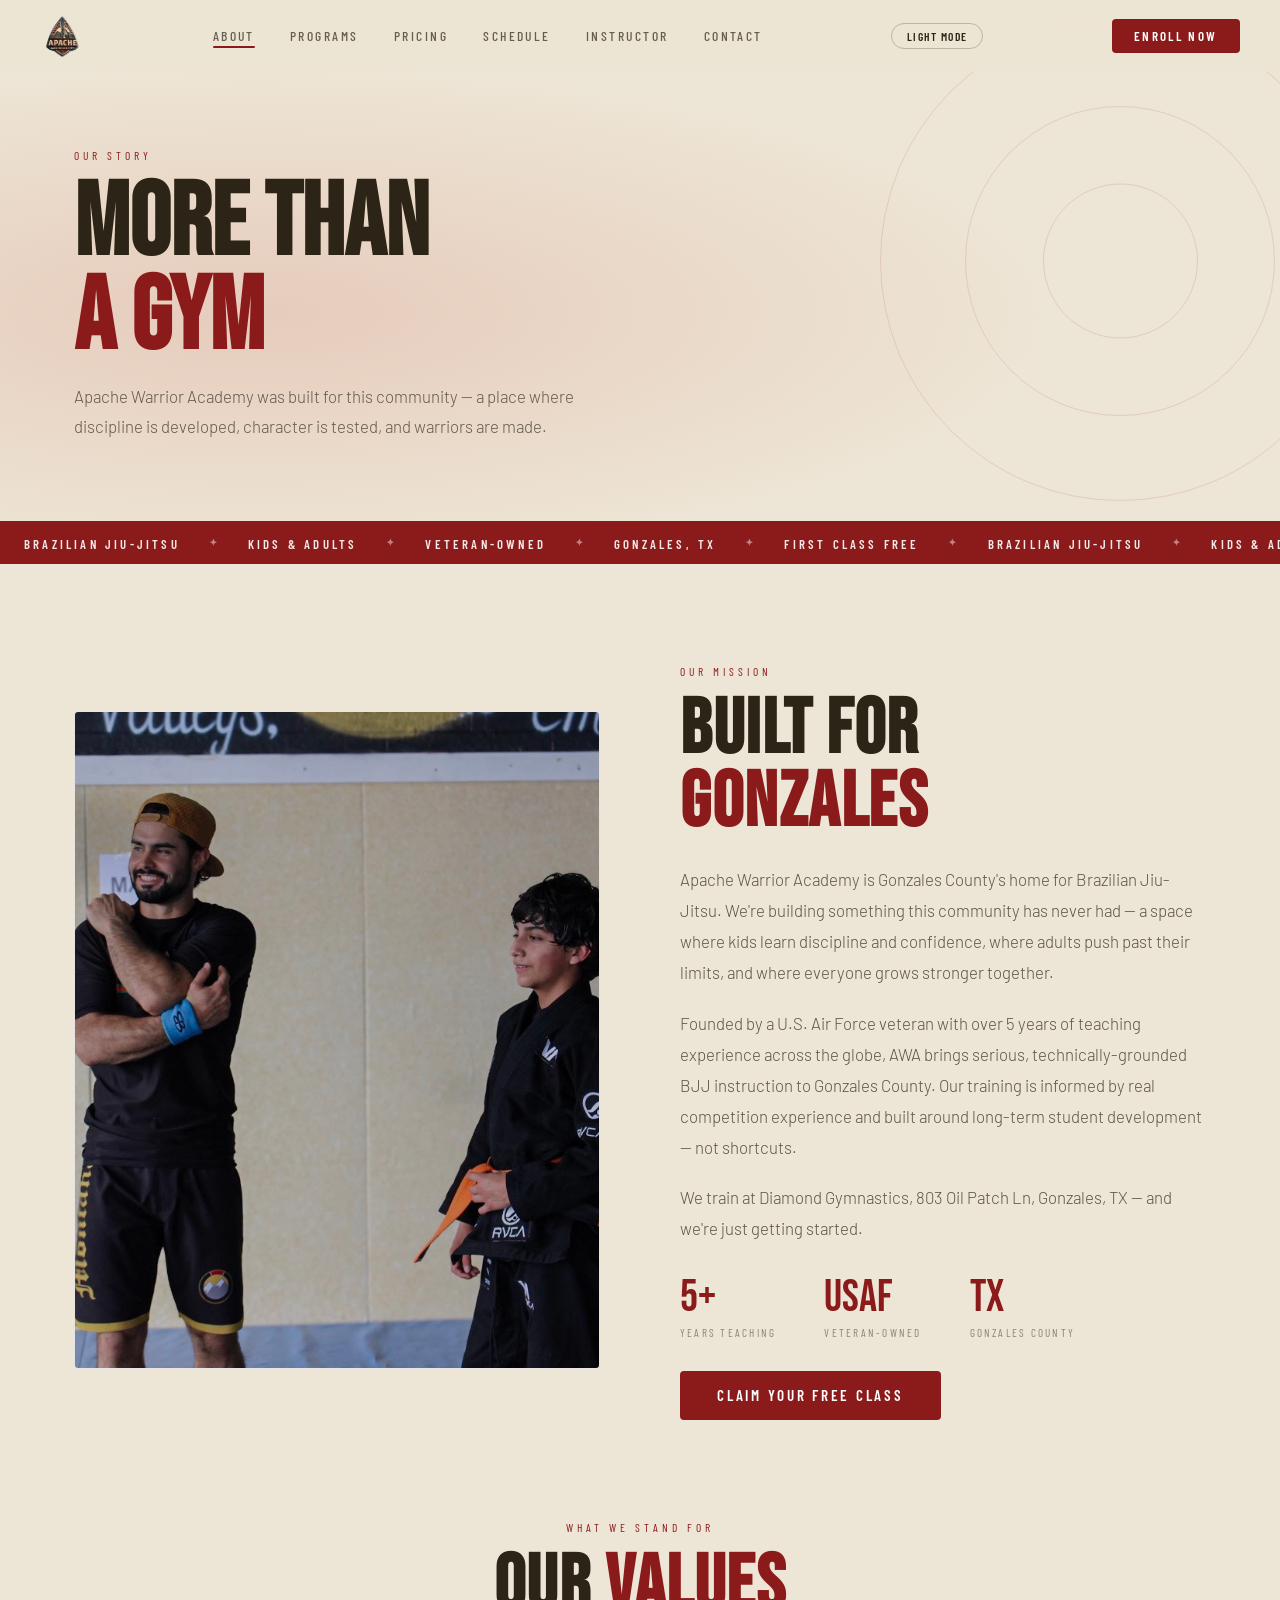
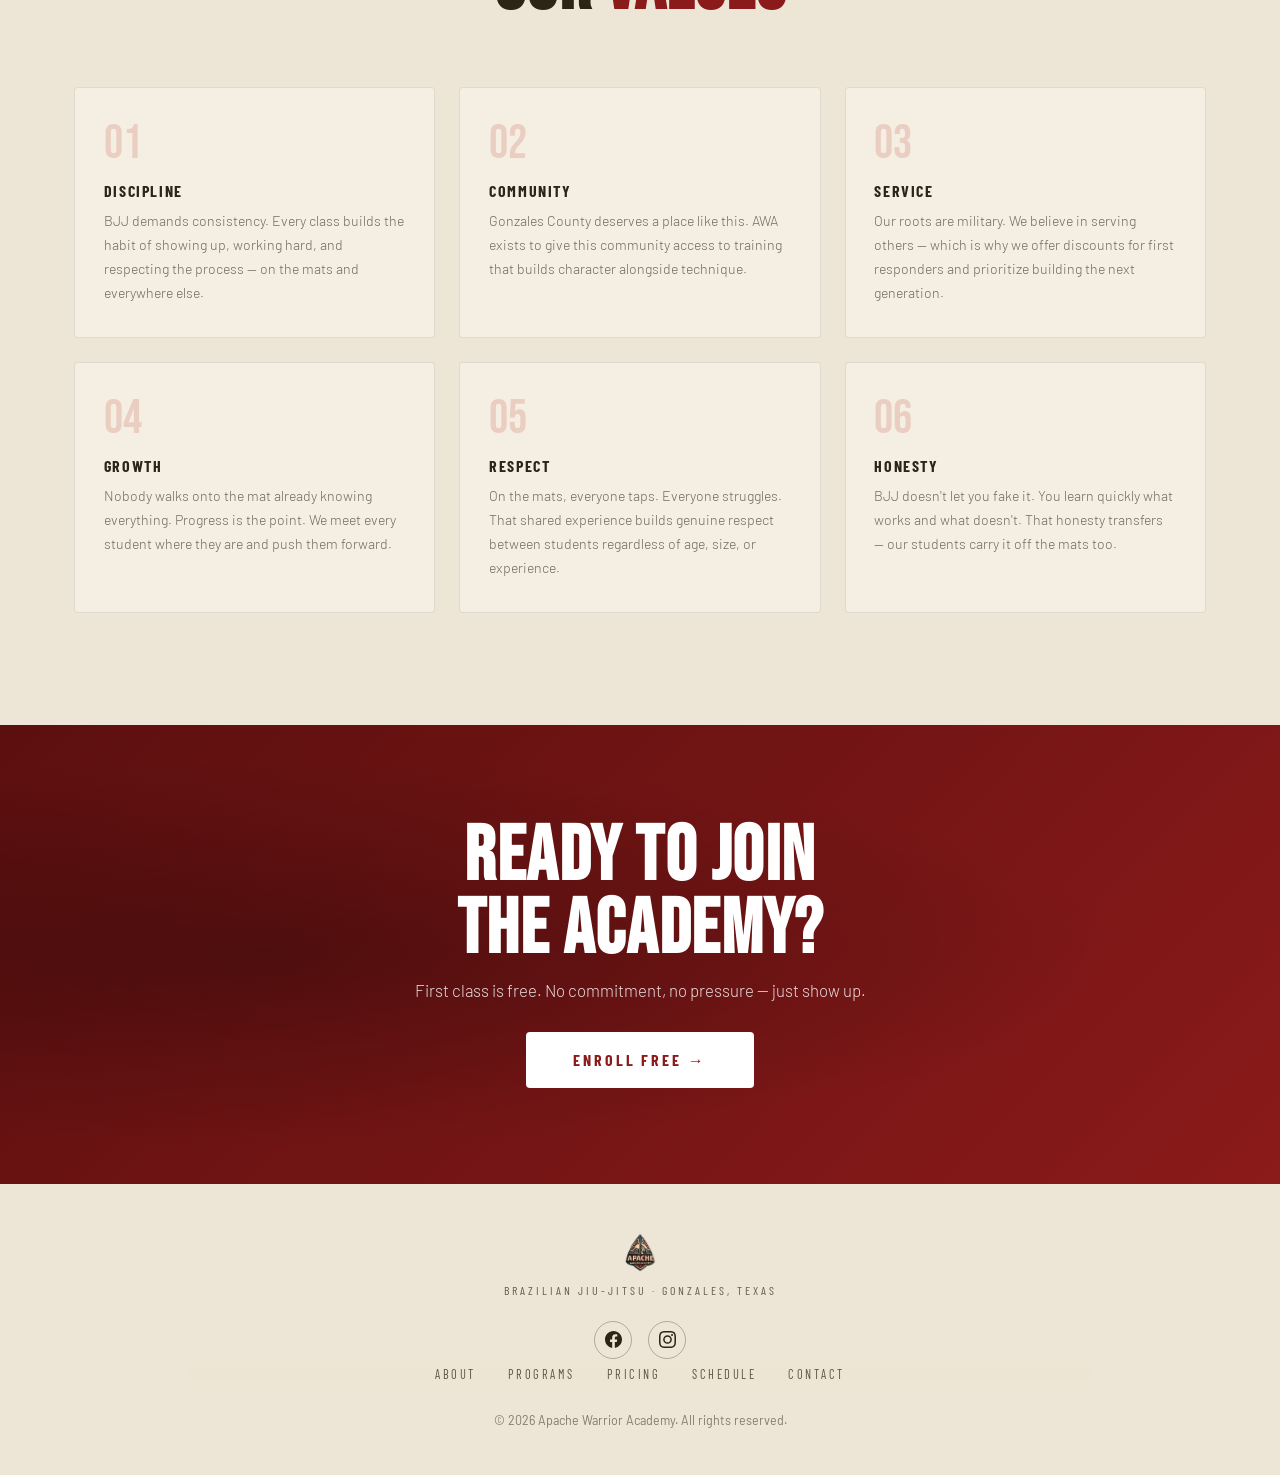
<file: about.html>
<!DOCTYPE html>
<html lang="en">
<head>
<meta charset="UTF-8">
<meta name="viewport" content="width=device-width, initial-scale=1.0">
<title>About | Apache Warrior Academy</title>
<meta name="description" content="Learn about Apache Warrior Academy — veteran-owned Brazilian Jiu-Jitsu in Gonzales, TX. Our mission, values, and community.">
<link rel="preconnect" href="https://fonts.googleapis.com">
<link href="https://fonts.googleapis.com/css2?family=Bebas+Neue&family=Barlow:ital,wght@0,300;0,400;0,500;0,600;1,300&family=Barlow+Condensed:wght@400;500;600;700&display=swap" rel="stylesheet">
<link rel="stylesheet" href="css/style.css">
<link rel="stylesheet" href="css/pages.css">
  <!-- Favicon -->
  <link rel="icon" type="image/png" sizes="32x32" href="images/favicon.png">
  <link rel="icon" type="image/png" sizes="192x192" href="images/favicon-192.png">
  <link rel="apple-touch-icon" sizes="192x192" href="images/favicon-192.png">
  <meta name="msapplication-TileImage" content="images/favicon-192.png">

  <!-- SEO / Open Graph -->
  <meta name="robots" content="index, follow">
  <meta name="theme-color" content="#C0392B">
  <meta property="og:type" content="website">
  <meta property="og:site_name" content="Apache Warrior Academy">
  <meta property="og:url" content="https://apachewarrioracademy.com/about.html">
  <meta property="og:title" content="About | Apache Warrior Academy">
  <meta property="og:image" content="https://apachewarrioracademy.com/images/logo.png">
  <meta property="og:locale" content="en_US">
  <link rel="canonical" href="https://apachewarrioracademy.com/about.html">
</head>
<body class="light-mode">
<nav id="navbar" class="scrolled">
  <div class="nav-inner">
    <a href="index.html" class="nav-logo">
      <img src="images/logo.png" alt="Apache Warrior Academy" class="logo-img"
           onerror="this.style.display='none';document.querySelector('.logo-text').style.display='block'">
      <span class="logo-text" style="display:none;">APACHE WARRIOR ACADEMY</span>
    </a>
    <ul class="nav-links" id="navLinks">
      <li><a href="about.html" class="active-page">About</a></li>
      <li><a href="programs.html">Programs</a></li>
      <li><a href="pricing.html">Pricing</a></li>
      <li><a href="schedule.html">Schedule</a></li>
      <li><a href="instructor.html">Instructor</a></li>
      <li><a href="contact.html">Contact</a></li>
    </ul>
    <button class="theme-toggle" id="themeToggle" aria-label="Toggle dark mode"><span class="theme-toggle-label">Light Mode</span></button>
    <a href="enroll.html" class="nav-cta">Enroll Now</a>
    <button class="hamburger" id="hamburger" aria-label="Open menu">
      <span></span><span></span><span></span>
    </button>
  </div>
</nav>

<div class="page-hero">
  <div class="page-hero-bg">
    <div class="page-hero-geo" style="--geo-pos:20% 60%;">
      <div class="geo-ring geo-ring-1"></div>
      <div class="geo-ring geo-ring-2"></div>
      <div class="geo-ring geo-ring-3"></div>
    </div>
    <div class="hero-overlay"></div>
  </div>
  <div class="page-hero-content container">
    <span class="label">Our Story</span>
    <h1>MORE THAN<br><em>A GYM</em></h1>
    <p class="page-hero-sub">Apache Warrior Academy was built for this community — a place where discipline is developed, character is tested, and warriors are made.</p>
  </div>
</div>

<div class="marquee-strip">
  <div class="marquee-track">
    <span>Brazilian Jiu-Jitsu</span><span class="sep">✦</span>
    <span>Kids &amp; Adults</span><span class="sep">✦</span>
    <span>Veteran-Owned</span><span class="sep">✦</span>
    <span>Gonzales, TX</span><span class="sep">✦</span>
    <span>First Class Free</span><span class="sep">✦</span>
    <span>Brazilian Jiu-Jitsu</span><span class="sep">✦</span>
    <span>Kids &amp; Adults</span><span class="sep">✦</span>
    <span>Veteran-Owned</span><span class="sep">✦</span>
    <span>Gonzales, TX</span><span class="sep">✦</span>
    <span>First Class Free</span><span class="sep">✦</span>
  </div>
</div>

<main class="page-body">
  <div class="container">

    <!-- Mission split -->
    <div class="split-grid reveal" style="margin-bottom:6rem;">
      <div class="about-img-wrap" style="aspect-ratio:4/5;border-radius:4px;overflow:hidden;border:1px solid var(--border);position:relative;background:var(--surface);">
        <img src="images/homepagemission.PNG"
             alt="Apache Warrior Academy training"
             class="about-photo"
             onerror="this.style.display='none';this.nextElementSibling.style.display='block'">
        <div class="about-img-fallback geo-placeholder" style="display:none;position:absolute;inset:0;">
          <div class="placeholder-geo">
            <div class="pg-ring pg-ring-1"></div>
            <div class="pg-ring pg-ring-2"></div>
            <div class="pg-ring pg-ring-3"></div>
            <div class="pg-slash"></div>
            <div class="pg-slash pg-slash-2"></div>
          </div>
        </div>
      </div>
      <div>
        <span class="label">Our Mission</span>
        <h2>BUILT FOR<br><em>GONZALES</em></h2>
        <p style="font-weight:300;line-height:1.85;color:var(--cream-dim);margin-bottom:1.2rem;font-size:1.05rem;">Apache Warrior Academy is Gonzales County's home for Brazilian Jiu-Jitsu. We're building something this community has never had — a space where kids learn discipline and confidence, where adults push past their limits, and where everyone grows stronger together.</p>
        <p style="font-weight:300;line-height:1.85;color:var(--cream-dim);margin-bottom:1.2rem;font-size:1.05rem;">Founded by a U.S. Air Force veteran with over 5 years of teaching experience across the globe, AWA brings serious, technically-grounded BJJ instruction to Gonzales County. Our training is informed by real competition experience and built around long-term student development — not shortcuts.</p>
        <p style="font-weight:300;line-height:1.85;color:var(--cream-dim);margin-bottom:2rem;font-size:1.05rem;">We train at Diamond Gymnastics, 803 Oil Patch Ln, Gonzales, TX — and we're just getting started.</p>
        <div style="display:flex;gap:3rem;margin-bottom:2rem;">
          <div class="stat"><div class="stat-num">5+</div><div class="stat-lbl">Years Teaching</div></div>
          <div class="stat"><div class="stat-num">USAF</div><div class="stat-lbl">Veteran-Owned</div></div>
          <div class="stat"><div class="stat-num">TX</div><div class="stat-lbl">Gonzales County</div></div>
        </div>
        <a href="enroll.html" class="btn-primary">Claim Your Free Class</a>
      </div>
    </div>

    <!-- Values -->
    <div class="section-head reveal" style="text-align:center;margin-bottom:3rem;">
      <span class="label">What We Stand For</span>
      <h2>OUR <em>VALUES</em></h2>
    </div>
    <div class="value-cards">
      <div class="value-card reveal">
        <div class="value-card-num">01</div>
        <h3>Discipline</h3>
        <p>BJJ demands consistency. Every class builds the habit of showing up, working hard, and respecting the process — on the mats and everywhere else.</p>
      </div>
      <div class="value-card reveal">
        <div class="value-card-num">02</div>
        <h3>Community</h3>
        <p>Gonzales County deserves a place like this. AWA exists to give this community access to training that builds character alongside technique.</p>
      </div>
      <div class="value-card reveal">
        <div class="value-card-num">03</div>
        <h3>Service</h3>
        <p>Our roots are military. We believe in serving others — which is why we offer discounts for first responders and prioritize building the next generation.</p>
      </div>
      <div class="value-card reveal">
        <div class="value-card-num">04</div>
        <h3>Growth</h3>
        <p>Nobody walks onto the mat already knowing everything. Progress is the point. We meet every student where they are and push them forward.</p>
      </div>
      <div class="value-card reveal">
        <div class="value-card-num">05</div>
        <h3>Respect</h3>
        <p>On the mats, everyone taps. Everyone struggles. That shared experience builds genuine respect between students regardless of age, size, or experience.</p>
      </div>
      <div class="value-card reveal">
        <div class="value-card-num">06</div>
        <h3>Honesty</h3>
        <p>BJJ doesn't let you fake it. You learn quickly what works and what doesn't. That honesty transfers — our students carry it off the mats too.</p>
      </div>
    </div>

  </div>
</main>

<section class="page-cta-strip">
  <h2>READY TO JOIN<br><em>THE ACADEMY?</em></h2>
  <p>First class is free. No commitment, no pressure — just show up.</p>
  <a href="enroll.html" class="btn-white">Enroll Free →</a>
</section>

<footer>
  <div class="footer-inner">
    <div class="footer-logo">
      <img src="images/logo.png" alt="Apache Warrior Academy"
           onerror="this.style.display='none';document.querySelector('.footer-logo-text').style.display='block'">
      <span class="footer-logo-text" style="display:none;">APACHE WARRIOR ACADEMY</span>
    </div>
    <div class="footer-tagline">Brazilian Jiu-Jitsu · Gonzales, Texas</div>
        <div class="footer-social">
      <a href="https://www.facebook.com/profile.php?id=61588543511512" target="_blank" rel="noopener" aria-label="Facebook"><svg viewBox="0 0 24 24" xmlns="http://www.w3.org/2000/svg"><path d="M24 12.073C24 5.405 18.627 0 12 0S0 5.405 0 12.073C0 18.1 4.388 23.094 10.125 24v-8.437H7.078v-3.49h3.047V9.41c0-3.025 1.792-4.697 4.533-4.697 1.312 0 2.686.236 2.686.236v2.97h-1.514c-1.491 0-1.956.93-1.956 1.886v2.267h3.328l-.532 3.49h-2.796V24C19.612 23.094 24 18.1 24 12.073z"/></svg></a>
      <a href="https://www.instagram.com/apachewarrioracademy" target="_blank" rel="noopener" aria-label="Instagram"><svg viewBox="0 0 24 24" xmlns="http://www.w3.org/2000/svg"><path d="M12 2.163c3.204 0 3.584.012 4.85.07 3.252.148 4.771 1.691 4.919 4.919.058 1.265.069 1.645.069 4.849 0 3.205-.012 3.584-.069 4.849-.149 3.225-1.664 4.771-4.919 4.919-1.266.058-1.644.07-4.85.07-3.204 0-3.584-.012-4.849-.07-3.26-.149-4.771-1.699-4.919-4.92-.058-1.265-.07-1.644-.07-4.849 0-3.204.013-3.583.07-4.849.149-3.227 1.664-4.771 4.919-4.919 1.266-.057 1.645-.069 4.849-.069zM12 0C8.741 0 8.333.014 7.053.072 2.695.272.273 2.69.073 7.052.014 8.333 0 8.741 0 12c0 3.259.014 3.668.072 4.948.2 4.358 2.618 6.78 6.98 6.98C8.333 23.986 8.741 24 12 24c3.259 0 3.668-.014 4.948-.072 4.354-.2 6.782-2.618 6.979-6.98.059-1.28.073-1.689.073-4.948 0-3.259-.014-3.667-.072-4.947-.196-4.354-2.617-6.78-6.979-6.98C15.668.014 15.259 0 12 0zm0 5.838a6.162 6.162 0 100 12.324 6.162 6.162 0 000-12.324zM12 16a4 4 0 110-8 4 4 0 010 8zm6.406-11.845a1.44 1.44 0 100 2.881 1.44 1.44 0 000-2.881z"/></svg></a>
    </div>
    <nav class="footer-nav">
    <a href="about.html">About</a>
      <a href="programs.html">Programs</a>
      <a href="pricing.html">Pricing</a>
      <a href="schedule.html">Schedule</a>
      
      <a href="contact.html">Contact</a>
    </nav>
    <div class="footer-copy">© 2026 Apache Warrior Academy. All rights reserved.</div>
  </div>
</footer>
<script>
const navbar = document.getElementById('navbar');
window.addEventListener('scroll', () => {
  navbar.classList.toggle('scrolled', window.scrollY > 40);
}, { passive: true });
const hamburger = document.getElementById('hamburger');
const navLinks  = document.getElementById('navLinks');
hamburger.addEventListener('click', () => {
  hamburger.classList.toggle('open');
  navLinks.classList.toggle('open');
  document.body.style.overflow = navLinks.classList.contains('open') ? 'hidden' : '';
});
navLinks.querySelectorAll('a').forEach(l => l.addEventListener('click', () => {
  hamburger.classList.remove('open');
  navLinks.classList.remove('open');
  document.body.style.overflow = '';
}));
const obs = new IntersectionObserver(entries => {
  entries.forEach(e => {
    if (e.isIntersecting) { e.target.classList.add('visible'); obs.unobserve(e.target); }
  });
}, { threshold: 0.07, rootMargin: '0px 0px -40px 0px' });
document.querySelectorAll('.reveal').forEach(el => obs.observe(el));
</script>
<script>
(function(){
  var btn=document.getElementById("themeToggle");
  var label=btn.querySelector(".theme-toggle-label");
  var body=document.body;
  var saved=localStorage.getItem("awa-theme")||"light";
  applyTheme(saved);
  btn.addEventListener("click",function(){
    var next=body.classList.contains("dark-mode")?"light":"dark";
    applyTheme(next);
    localStorage.setItem("awa-theme",next);
  });
  function applyTheme(mode){
    if(mode==="dark"){body.classList.remove("light-mode");body.classList.add("dark-mode");label.textContent="Dark Mode";}
    else{body.classList.remove("dark-mode");body.classList.add("light-mode");label.textContent="Light Mode";}
  }
})();
</script>
</body>
</html>
</file>
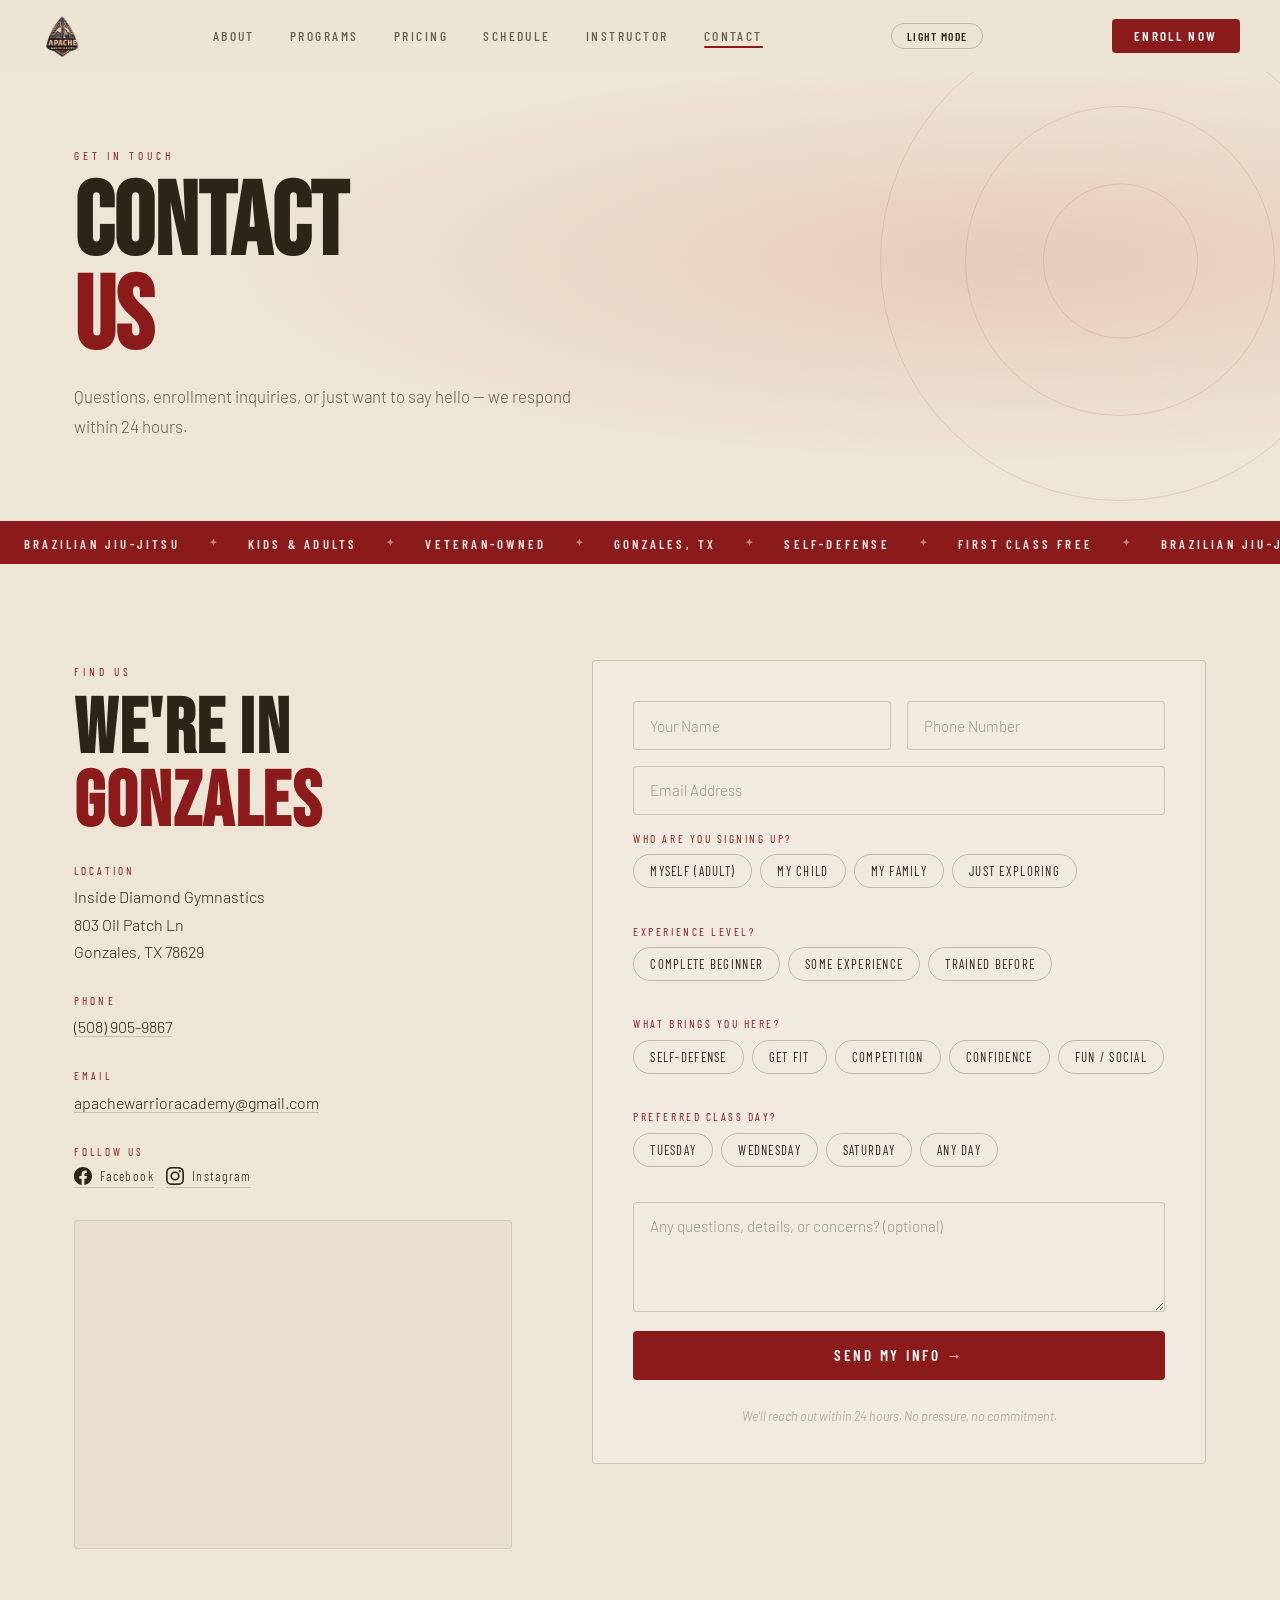
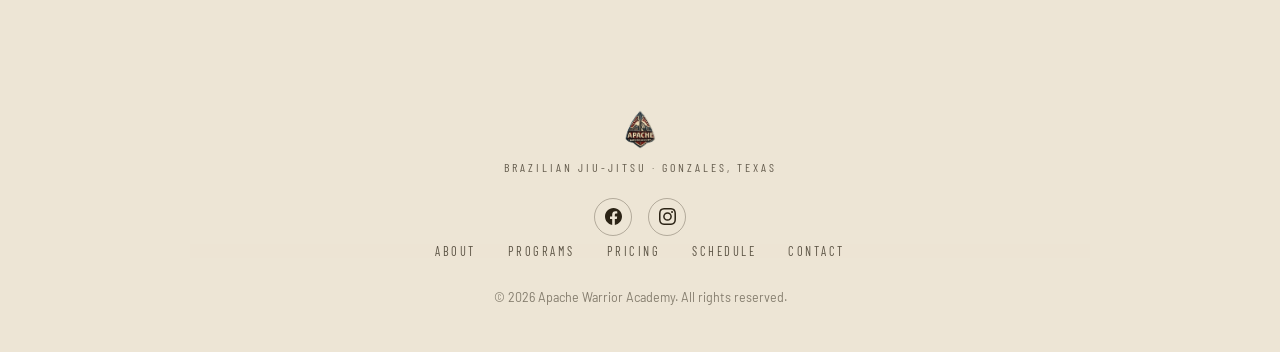
<file: contact.html>
<!DOCTYPE html><html lang="en"><head><meta charset="UTF-8"><meta name="viewport" content="width=device-width, initial-scale=1.0"><title>Contact | Apache Warrior Academy</title><meta name="description" content="Contact Apache Warrior Academy — call, email, or fill out the form to get started with Brazilian Jiu-Jitsu in Gonzales, TX."><link rel="preconnect" href="https://fonts.googleapis.com"><link href="https://fonts.googleapis.com/css2?family=Bebas+Neue&family=Barlow:ital,wght@0,300;0,400;0,500;0,600;1,300&family=Barlow+Condensed:wght@400;500;600;700&display=swap" rel="stylesheet"><link rel="stylesheet" href="css/style.css"><link rel="stylesheet" href="css/pages.css">  <!-- Favicon -->
  <link rel="icon" type="image/png" sizes="32x32" href="images/favicon.png">
  <link rel="icon" type="image/png" sizes="192x192" href="images/favicon-192.png">
  <link rel="apple-touch-icon" sizes="192x192" href="images/favicon-192.png">
  <meta name="msapplication-TileImage" content="images/favicon-192.png">

  <!-- SEO / Open Graph -->
  <meta name="robots" content="index, follow">
  <meta name="theme-color" content="#C0392B">
  <meta property="og:type" content="website">
  <meta property="og:site_name" content="Apache Warrior Academy">
  <meta property="og:url" content="https://apachewarrioracademy.com/contact.html">
  <meta property="og:title" content="Contact | Apache Warrior Academy">
  <meta property="og:image" content="https://apachewarrioracademy.com/images/logo.png">
  <meta property="og:locale" content="en_US">
  <link rel="canonical" href="https://apachewarrioracademy.com/contact.html">
</head><body class="light-mode">
<nav id="navbar" class="scrolled"><div class="nav-inner"><a href="index.html" class="nav-logo"><img src="images/logo.png" alt="Apache Warrior Academy" class="logo-img" onerror="this.style.display='none';document.querySelector('.logo-text').style.display='block'"><span class="logo-text" style="display:none;">APACHE WARRIOR ACADEMY</span></a><ul class="nav-links" id="navLinks"><li><a href="about.html">About</a></li>
      <li><a href="programs.html">Programs</a></li>
      <li><a href="pricing.html">Pricing</a></li>
      <li><a href="schedule.html">Schedule</a></li>
      <li><a href="instructor.html">Instructor</a></li>
      <li><a href="contact.html" class="active-page">Contact</a></li></ul><button class="theme-toggle" id="themeToggle" aria-label="Toggle dark mode"><span class="theme-toggle-label">Light Mode</span></button>
    <a href="enroll.html" class="nav-cta">Enroll Now</a><button class="hamburger" id="hamburger" aria-label="Open menu"><span></span><span></span><span></span></button></div></nav>
<div class="page-hero"><div class="page-hero-bg"><div class="page-hero-geo" style="--geo-pos:80% 50%;"><div class="geo-ring geo-ring-1"></div><div class="geo-ring geo-ring-2"></div><div class="geo-ring geo-ring-3"></div></div><div class="hero-overlay"></div></div><div class="page-hero-content container"><span class="label">Get In Touch</span><h1>CONTACT<br><em>US</em></h1><p class="page-hero-sub">Questions, enrollment inquiries, or just want to say hello — we respond within 24 hours.</p></div></div>
<div class="marquee-strip"><div class="marquee-track"><span>Brazilian Jiu-Jitsu</span><span class="sep">✦</span><span>Kids &amp; Adults</span><span class="sep">✦</span><span>Veteran-Owned</span><span class="sep">✦</span><span>Gonzales, TX</span><span class="sep">✦</span><span>Self-Defense</span><span class="sep">✦</span><span>First Class Free</span><span class="sep">✦</span><span>Brazilian Jiu-Jitsu</span><span class="sep">✦</span><span>Kids &amp; Adults</span><span class="sep">✦</span><span>First Class Free</span><span class="sep">✦</span></div></div>
<main class="page-body"><div class="container">
  <div class="contact-page-grid">

    <!-- Left: info + map -->
    <div class="reveal">
      <span class="label">Find Us</span>
      <h2>WE'RE IN<br><em>GONZALES</em></h2>

      <div class="info-block" style="margin-bottom:1.8rem;">
        <div class="info-label">Location</div>
        <div class="info-val">Inside Diamond Gymnastics<br>803 Oil Patch Ln<br>Gonzales, TX 78629</div>
      </div>
      <div class="info-block" style="margin-bottom:1.8rem;">
        <div class="info-label">Phone</div>
        <div class="info-val"><a href="tel:5089059867">(508) 905-9867</a></div>
      </div>
      <div class="info-block" style="margin-bottom:1.8rem;">
        <div class="info-label">Email</div>
        <div class="info-val"><a href="mailto:apachewarrioracademy@gmail.com">apachewarrioracademy@gmail.com</a></div>
      </div>
      <div class="info-block" style="margin-bottom:2rem;">
        <div class="info-label">Follow Us</div>
        <div class="info-val"><div class="social-icon-row">
          <a href="https://www.facebook.com/profile.php?id=61588543511512" target="_blank" rel="noopener" class="social-icon-link"><svg viewBox="0 0 24 24" xmlns="http://www.w3.org/2000/svg"><path d="M24 12.073C24 5.405 18.627 0 12 0S0 5.405 0 12.073C0 18.1 4.388 23.094 10.125 24v-8.437H7.078v-3.49h3.047V9.41c0-3.025 1.792-4.697 4.533-4.697 1.312 0 2.686.236 2.686.236v2.97h-1.514c-1.491 0-1.956.93-1.956 1.886v2.267h3.328l-.532 3.49h-2.796V24C19.612 23.094 24 18.1 24 12.073z"/></svg> Facebook</a>
          <a href="https://www.instagram.com/apachewarrioracademy" target="_blank" rel="noopener" class="social-icon-link"><svg viewBox="0 0 24 24" xmlns="http://www.w3.org/2000/svg"><path d="M12 2.163c3.204 0 3.584.012 4.85.07 3.252.148 4.771 1.691 4.919 4.919.058 1.265.069 1.645.069 4.849 0 3.205-.012 3.584-.069 4.849-.149 3.225-1.664 4.771-4.919 4.919-1.266.058-1.644.07-4.85.07-3.204 0-3.584-.012-4.849-.07-3.26-.149-4.771-1.699-4.919-4.92-.058-1.265-.07-1.644-.07-4.849 0-3.204.013-3.583.07-4.849.149-3.227 1.664-4.771 4.919-4.919 1.266-.057 1.645-.069 4.849-.069zM12 0C8.741 0 8.333.014 7.053.072 2.695.272.273 2.69.073 7.052.014 8.333 0 8.741 0 12c0 3.259.014 3.668.072 4.948.2 4.358 2.618 6.78 6.98 6.98C8.333 23.986 8.741 24 12 24c3.259 0 3.668-.014 4.948-.072 4.354-.2 6.782-2.618 6.979-6.98.059-1.28.073-1.689.073-4.948 0-3.259-.014-3.667-.072-4.947-.196-4.354-2.617-6.78-6.979-6.98C15.668.014 15.259 0 12 0zm0 5.838a6.162 6.162 0 100 12.324 6.162 6.162 0 000-12.324zM12 16a4 4 0 110-8 4 4 0 010 8zm6.406-11.845a1.44 1.44 0 100 2.881 1.44 1.44 0 000-2.881z"/></svg> Instagram</a>
        </div></div>
      </div>

      <div class="contact-map-embed">
        <iframe
          src="https://www.google.com/maps/embed?pb=!1m18!1m12!1m3!1d3463.0!2d-97.4516!3d29.5049!2m3!1f0!2f0!3f0!3m2!1i1024!2i768!4f13.1!3m3!1m2!1s0x0%3A0x0!2zDiamond+Gymnastics%2C+801+Oil+Patch+Ln%2C+Gonzales%2C+TX+78629!5e0!3m2!1sen!2sus!4v1"
          allowfullscreen loading="lazy"
          referrerpolicy="no-referrer-when-downgrade"
          title="Apache Warrior Academy location">
        </iframe>
      </div>
    </div>

    <!-- Right: contact form -->
    <div class="contact-form-wrap reveal">
      <form class="contact-form" id="contactForm" action="https://formspree.io/f/mgodlnrg" method="POST">
        <input type="text" name="_gotcha" style="display:none" tabindex="-1" autocomplete="off">
        <input type="hidden" name="form_type" value="Contact Inquiry">

        <div class="form-row two-col">
          <input type="text" name="name" placeholder="Your Name" required>
          <input type="tel" name="phone" placeholder="Phone Number">
        </div>
        <div class="form-row">
          <input type="email" name="email" placeholder="Email Address" required>
        </div>

        <div class="faq-group">
          <div class="faq-label">Who are you signing up?</div>
          <div class="faq-chips" data-name="who">
            <button type="button" class="chip" data-val="Myself (Adult)">Myself (Adult)</button>
            <button type="button" class="chip" data-val="My Child">My Child</button>
            <button type="button" class="chip" data-val="My Family">My Family</button>
            <button type="button" class="chip" data-val="Just Exploring">Just Exploring</button>
          </div>
          <input type="hidden" name="who" id="val-who">
        </div>
        <div class="faq-group">
          <div class="faq-label">Experience level?</div>
          <div class="faq-chips" data-name="experience">
            <button type="button" class="chip" data-val="Complete Beginner">Complete Beginner</button>
            <button type="button" class="chip" data-val="Some Experience">Some Experience</button>
            <button type="button" class="chip" data-val="Trained Before">Trained Before</button>
          </div>
          <input type="hidden" name="experience" id="val-experience">
        </div>
        <div class="faq-group">
          <div class="faq-label">What brings you here?</div>
          <div class="faq-chips" data-name="goal">
            <button type="button" class="chip" data-val="Self-Defense">Self-Defense</button>
            <button type="button" class="chip" data-val="Get Fit">Get Fit</button>
            <button type="button" class="chip" data-val="Competition">Competition</button>
            <button type="button" class="chip" data-val="Confidence / Discipline">Confidence</button>
            <button type="button" class="chip" data-val="Fun / Social">Fun / Social</button>
          </div>
          <input type="hidden" name="goal" id="val-goal">
        </div>
        <div class="faq-group">
          <div class="faq-label">Preferred class day?</div>
          <div class="faq-chips" data-name="schedule">
            <button type="button" class="chip" data-val="Tuesday">Tuesday</button>
            <button type="button" class="chip" data-val="Wednesday">Wednesday</button>
            <button type="button" class="chip" data-val="Saturday">Saturday</button>
            <button type="button" class="chip" data-val="Any Day">Any Day</button>
          </div>
          <input type="hidden" name="schedule" id="val-schedule">
        </div>

        <div class="form-row">
          <textarea name="message" placeholder="Any questions, details, or concerns? (optional)" rows="4"></textarea>
        </div>
        <button type="submit" class="btn-primary full">Send My Info →</button>
        <p class="form-disclaimer">We'll reach out within 24 hours. No pressure, no commitment.</p>
        <div class="form-success" id="formSuccess">✓ Got it! We'll be in touch within 24 hours.</div>
      </form>
    </div>

  </div>
</div></main>

<footer><div class="footer-inner"><div class="footer-logo"><img src="images/logo.png" alt="Apache Warrior Academy" onerror="this.style.display='none';document.querySelector('.footer-logo-text').style.display='block'"><span class="footer-logo-text" style="display:none;">APACHE WARRIOR ACADEMY</span></div><div class="footer-tagline">Brazilian Jiu-Jitsu · Gonzales, Texas</div>    <div class="footer-social">
      <a href="https://www.facebook.com/profile.php?id=61588543511512" target="_blank" rel="noopener" aria-label="Facebook"><svg viewBox="0 0 24 24" xmlns="http://www.w3.org/2000/svg"><path d="M24 12.073C24 5.405 18.627 0 12 0S0 5.405 0 12.073C0 18.1 4.388 23.094 10.125 24v-8.437H7.078v-3.49h3.047V9.41c0-3.025 1.792-4.697 4.533-4.697 1.312 0 2.686.236 2.686.236v2.97h-1.514c-1.491 0-1.956.93-1.956 1.886v2.267h3.328l-.532 3.49h-2.796V24C19.612 23.094 24 18.1 24 12.073z"/></svg></a>
      <a href="https://www.instagram.com/apachewarrioracademy" target="_blank" rel="noopener" aria-label="Instagram"><svg viewBox="0 0 24 24" xmlns="http://www.w3.org/2000/svg"><path d="M12 2.163c3.204 0 3.584.012 4.85.07 3.252.148 4.771 1.691 4.919 4.919.058 1.265.069 1.645.069 4.849 0 3.205-.012 3.584-.069 4.849-.149 3.225-1.664 4.771-4.919 4.919-1.266.058-1.644.07-4.85.07-3.204 0-3.584-.012-4.849-.07-3.26-.149-4.771-1.699-4.919-4.92-.058-1.265-.07-1.644-.07-4.849 0-3.204.013-3.583.07-4.849.149-3.227 1.664-4.771 4.919-4.919 1.266-.057 1.645-.069 4.849-.069zM12 0C8.741 0 8.333.014 7.053.072 2.695.272.273 2.69.073 7.052.014 8.333 0 8.741 0 12c0 3.259.014 3.668.072 4.948.2 4.358 2.618 6.78 6.98 6.98C8.333 23.986 8.741 24 12 24c3.259 0 3.668-.014 4.948-.072 4.354-.2 6.782-2.618 6.979-6.98.059-1.28.073-1.689.073-4.948 0-3.259-.014-3.667-.072-4.947-.196-4.354-2.617-6.78-6.979-6.98C15.668.014 15.259 0 12 0zm0 5.838a6.162 6.162 0 100 12.324 6.162 6.162 0 000-12.324zM12 16a4 4 0 110-8 4 4 0 010 8zm6.406-11.845a1.44 1.44 0 100 2.881 1.44 1.44 0 000-2.881z"/></svg></a>
    </div>
    <nav class="footer-nav"><a href="about.html">About</a><a href="programs.html">Programs</a><a href="pricing.html">Pricing</a><a href="schedule.html">Schedule</a><a href="contact.html">Contact</a></nav><div class="footer-copy">© 2026 Apache Warrior Academy. All rights reserved.</div></div></footer>
<script>
const _nb=document.getElementById('navbar');
window.addEventListener('scroll',()=>_nb.classList.toggle('scrolled',window.scrollY>40),{passive:true});
const _hb=document.getElementById('hamburger'),_nl=document.getElementById('navLinks');
_hb.addEventListener('click',()=>{_hb.classList.toggle('open');_nl.classList.toggle('open');document.body.style.overflow=_nl.classList.contains('open')?'hidden':'';});
_nl.querySelectorAll('a').forEach(l=>l.addEventListener('click',()=>{_hb.classList.remove('open');_nl.classList.remove('open');document.body.style.overflow='';}));
const _ob=new IntersectionObserver(es=>es.forEach(e=>{if(e.isIntersecting){e.target.classList.add('visible');_ob.unobserve(e.target);}}),{threshold:0.07,rootMargin:'0px 0px -40px 0px'});
document.querySelectorAll('.reveal').forEach(el=>_ob.observe(el));
// Chips
document.querySelectorAll('.faq-chips').forEach(group=>{
  const n=group.dataset.name, h=document.getElementById('val-'+n);
  group.querySelectorAll('.chip').forEach(c=>c.addEventListener('click',()=>{
    group.querySelectorAll('.chip').forEach(x=>x.classList.remove('selected'));
    c.classList.add('selected'); if(h) h.value=c.dataset.val;
  }));
});
// Contact form
const f=document.getElementById('contactForm'),s=document.getElementById('formSuccess');
if(f) f.addEventListener('submit',async e=>{
  e.preventDefault();
  const b=f.querySelector('button[type="submit"]'),ot=b.textContent;
  b.textContent='Sending...'; b.disabled=true;
  try{
    const r=await fetch(f.action,{method:'POST',body:new FormData(f),headers:{'Accept':'application/json'}});
    if(r.ok){f.reset();document.querySelectorAll('.chip').forEach(c=>c.classList.remove('selected'));f.style.display='none';if(s)s.style.display='block';}
    else{alert('Something went wrong. Please email apachewarrioracademy@gmail.com');b.textContent=ot;b.disabled=false;}
  }catch{alert('Network error. Please call (508) 905-9867');b.textContent=ot;b.disabled=false;}
});
</script>
<script>
(function(){
  var btn=document.getElementById("themeToggle");
  var label=btn.querySelector(".theme-toggle-label");
  var body=document.body;
  var saved=localStorage.getItem("awa-theme")||"light";
  applyTheme(saved);
  btn.addEventListener("click",function(){
    var next=body.classList.contains("dark-mode")?"light":"dark";
    applyTheme(next);
    localStorage.setItem("awa-theme",next);
  });
  function applyTheme(mode){
    if(mode==="dark"){body.classList.remove("light-mode");body.classList.add("dark-mode");label.textContent="Dark Mode";}
    else{body.classList.remove("dark-mode");body.classList.add("light-mode");label.textContent="Light Mode";}
  }
})();
</script>
</body></html>
</file>
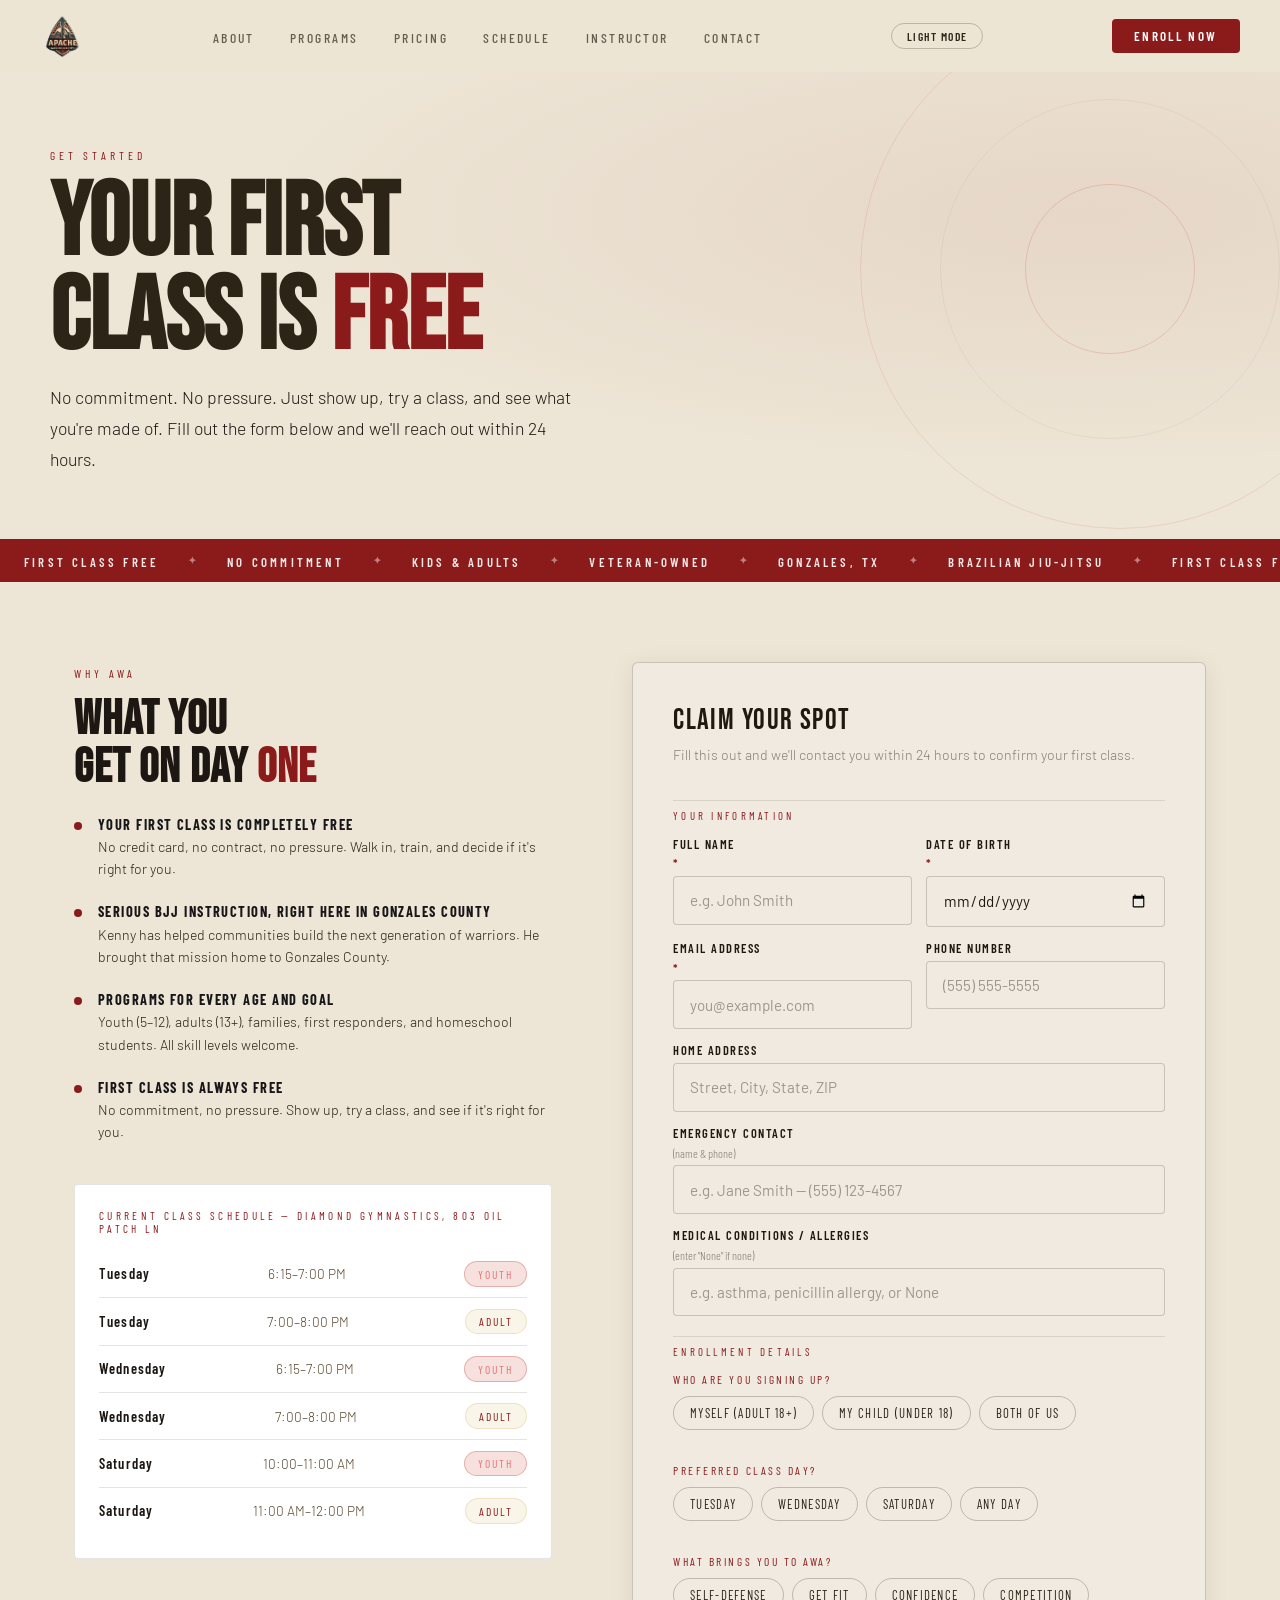
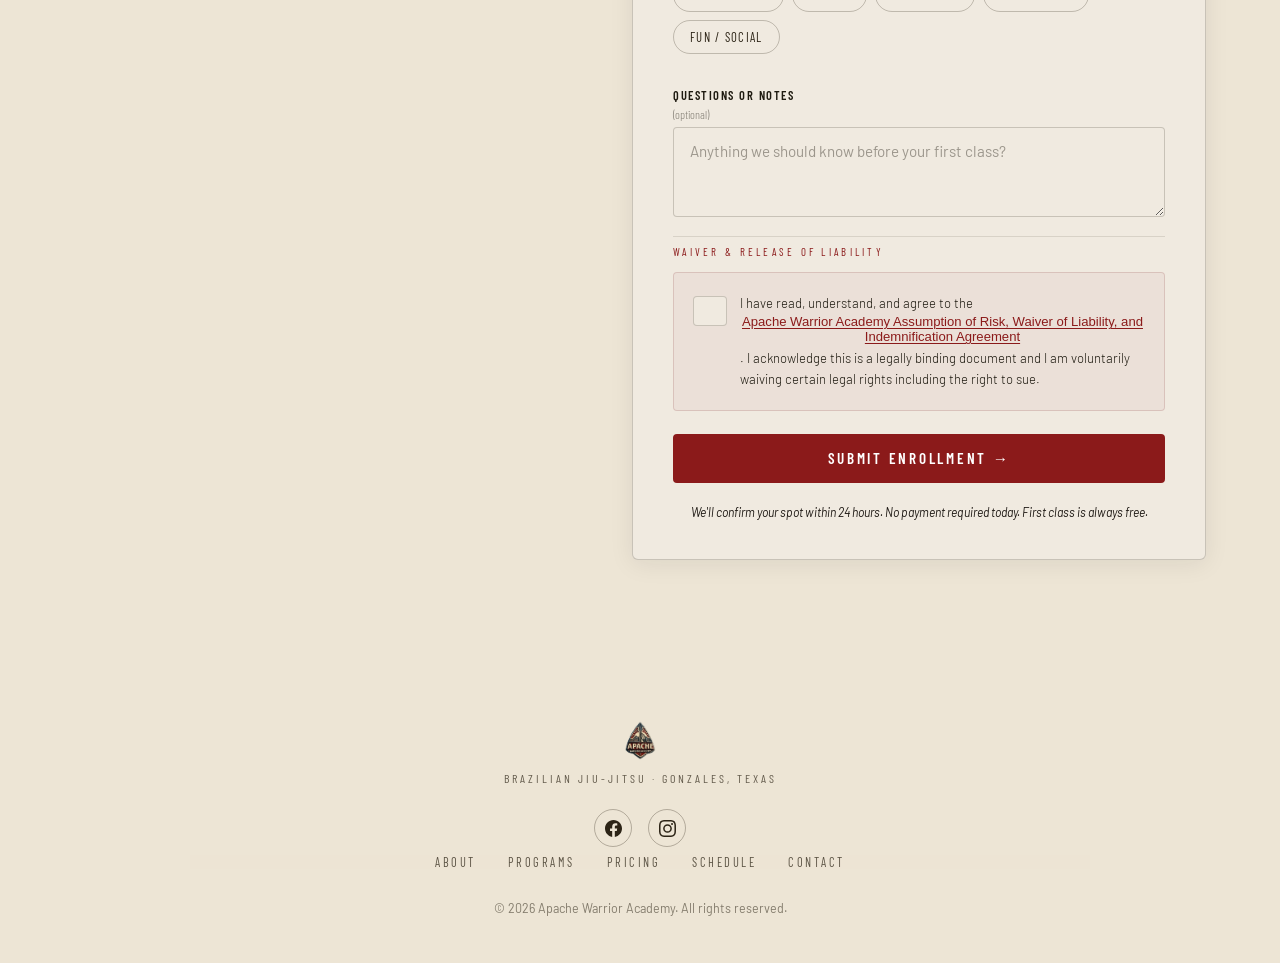
<file: enroll.html>
<!DOCTYPE html>
<html lang="en">
<head>
<meta charset="UTF-8">
<meta name="viewport" content="width=device-width, initial-scale=1.0">
<title>Enroll | Apache Warrior Academy</title>
<meta name="description" content="Sign up for a free trial class at Apache Warrior Academy — Brazilian Jiu-Jitsu in Gonzales, TX. No commitment required.">
<link rel="preconnect" href="https://fonts.googleapis.com">
<link href="https://fonts.googleapis.com/css2?family=Bebas+Neue&family=Barlow:ital,wght@0,300;0,400;0,500;0,600;1,300&family=Barlow+Condensed:wght@400;500;600;700&display=swap" rel="stylesheet">
<link rel="stylesheet" href="css/style.css">
<link rel="stylesheet" href="css/pages.css">
<style>
/* ── Enroll page layout ── */
.enroll-hero {
  padding: 9rem 2rem 4rem;
  background: #EDE5D5;  /* light mode default — matches all inner page banners */
  position: relative; overflow: hidden;
}
.enroll-hero-geo {
  position: absolute; inset: 0;
  background: radial-gradient(ellipse at 85% 40%, rgba(139,26,26,0.07) 0%, transparent 55%);
}
.enroll-hero-geo .geo-ring-1 { width: 520px; height: 520px; right: -100px; top: 50%; transform: translateY(-50%); }
.enroll-hero-geo .geo-ring-2 { width: 340px; height: 340px; right: 0; top: 50%; transform: translateY(-50%); border-color: rgba(44,36,22,0.05); animation-direction: reverse; animation-duration: 60s; }
.enroll-hero-geo .geo-ring-3 { width: 170px; height: 170px; right: 85px; top: 50%; transform: translateY(-50%); animation-duration: 25s; }

.enroll-hero-content { position: relative; z-index: 2; max-width: 1180px; margin: 0 auto; }
.enroll-hero h1 {
  font-family: var(--font-display);
  font-size: clamp(3rem, 8vw, 6.5rem);
  line-height: 0.92; color: #2C2416;
  margin-bottom: 1rem;
}
.enroll-hero h1 em { color: var(--red); font-style: normal; }
.enroll-hero p {
  font-size: 1.1rem; font-weight: 300;
  color: rgba(44,36,22,0.7); max-width: 540px;
  line-height: 1.75; margin-bottom: 0;
}
/* Dark mode enroll hero — charcoal bg, cream text */
body.dark-mode .enroll-hero { background: #2C2416 !important; }
body.dark-mode .enroll-hero-geo { background: radial-gradient(ellipse at 85% 40%, rgba(192,57,43,0.14) 0%, transparent 55%) !important; }
body.dark-mode .enroll-hero h1 { color: #EDE5D5 !important; }
body.dark-mode .enroll-hero p { color: rgba(237,229,213,0.7) !important; }
body.dark-mode .enroll-hero .label { color: #C8B89A !important; }

/* ── Main enroll grid ── */
.enroll-section { padding: 5rem 0 7rem; }
.enroll-inner { max-width: 1180px; margin: 0 auto; padding: 0 1.5rem; }
.enroll-grid {
  display: grid;
  grid-template-columns: 1fr 1.2fr;
  gap: 5rem;
  align-items: start;
}

/* Left info panel */
.enroll-info { }
.enroll-info h2 {
  font-family: var(--font-display);
  font-size: clamp(2rem, 4vw, 3rem);
  line-height: 1; color: #171719;
  margin-bottom: 1.5rem;
}
.enroll-info h2 em { color: var(--red); font-style: normal; }

.enroll-benefit {
  display: flex; align-items: flex-start; gap: 1rem;
  margin-bottom: 1.4rem;
}
.enroll-benefit-dot {
  flex-shrink: 0; width: 8px; height: 8px;
  border-radius: 50%; background: var(--red);
  margin-top: 6px;
}
.enroll-benefit-text strong {
  font-family: var(--font-cond);
  font-size: 0.9rem; letter-spacing: 0.1em;
  text-transform: uppercase; color: #171719;
  display: block; margin-bottom: 0.2rem;
}
.enroll-benefit-text p {
  font-size: 0.88rem; font-weight: 300;
  color: #A39A8E; line-height: 1.6;
}

.enroll-schedule-mini {
  margin-top: 2.5rem;
  background: var(--surface);
  border: 1px solid var(--border);
  border-radius: 4px; padding: 1.5rem;
}
.esm-label {
  font-family: var(--font-cond);
  font-size: 0.7rem; letter-spacing: 0.3em;
  text-transform: uppercase; color: var(--gold);
  margin-bottom: 1rem; display: block;
}
.esm-row {
  display: flex; justify-content: space-between;
  align-items: center; padding: 0.65rem 0;
  border-bottom: 1px solid var(--border);
  font-size: 0.9rem;
}
.esm-row:last-child { border-bottom: none; }
.esm-day { font-family: var(--font-cond); font-weight: 600; letter-spacing: 0.08em; color: #171719; }
.esm-time { font-weight: 300; color: #A39A8E; font-size: 0.85rem; }
.esm-tag { }

/* Right form panel */
.enroll-form-wrap {
  background: #F0EAE0;
  border: 1px solid rgba(44,36,22,0.2);
  border-radius: 6px; padding: 2.5rem;
  box-shadow: 0 4px 24px rgba(23,23,25,0.08);
}
.enroll-form-title {
  font-family: var(--font-display);
  font-size: 1.8rem; letter-spacing: 0.05em;
  text-transform: uppercase; color: #1E1A10;
  margin-bottom: 0.4rem;
}
.enroll-form-sub {
  font-size: 0.88rem; font-weight: 300;
  color: rgba(30,26,16,0.5); line-height: 1.6;
  margin-bottom: 1.8rem;
}

.enroll-form { display: flex; flex-direction: column; gap: 0.9rem; }
.enroll-form input,
.enroll-form select,
.enroll-form textarea {
  width: 100%;
  background: #F0EAE0;
  border: 1.5px solid rgba(44,36,22,0.2);
  border-radius: var(--radius);
  padding: 0.9rem 1rem;
  color: #1E1A10;
  font-family: var(--font-body);
  font-size: 0.95rem; font-weight: 400;
  transition: border-color var(--transition), box-shadow var(--transition);
  -webkit-appearance: none;
}
.enroll-form input:focus,
.enroll-form select:focus,
.enroll-form textarea:focus {
  outline: none; border-color: var(--red);
  box-shadow: 0 0 0 3px rgba(139,26,26,0.1);
  background: #F0EAE0;
}
.enroll-form input::placeholder,
.enroll-form textarea::placeholder { color: rgba(30,26,16,0.4); }
.enroll-form select option { background: #F0EAE0; color: #1E1A10; }
.ef-two { display: grid; grid-template-columns: 1fr 1fr; gap: 0.9rem; }
.enroll-form textarea { min-height: 90px; resize: vertical; }

/* Section divider in form */
.ef-divider {
  font-family: var(--font-cond);
  font-size: 0.68rem; letter-spacing: 0.3em;
  text-transform: uppercase; color: var(--gold);
  padding-top: 0.5rem; border-top: 1px solid var(--border);
  margin-top: 0.3rem;
}

/* Minor guardian field (shown/hidden by JS) */
.guardian-block { display: none; }
.guardian-block.visible { display: flex; flex-direction: column; gap: 0.9rem; }

/* Waiver */
.enroll-waiver-block {
  background: rgba(122,23,27,0.04);
  border: 1px solid rgba(122,23,27,0.15);
  border-radius: 4px; padding: 1.2rem;
}
.enroll-waiver-check {
  display: flex; gap: 0.8rem; align-items: flex-start; cursor: pointer;
}
.enroll-waiver-check input[type="checkbox"] {
  flex-shrink: 0; width: 16px; height: 16px;
  margin-top: 3px; accent-color: var(--red); cursor: pointer;
}
.enroll-waiver-text {
  font-size: 0.82rem; font-weight: 300;
  color: #1E1A10; line-height: 1.65;
}
.enroll-waiver-link {
  background: none; border: none; cursor: pointer;
  color: var(--gold); font-size: inherit;
  text-decoration: underline; text-underline-offset: 2px; padding: 0;
}
.enroll-waiver-full {
  display: none;
  margin-top: 1rem;
  background: rgba(44,36,22,0.04);
  border: 1px solid rgba(44,36,22,0.12);
  border-radius: 4px; padding: 1.2rem;
  font-size: 0.78rem; font-weight: 300;
  color: #1E1A10; line-height: 1.8;
  max-height: 320px; overflow-y: auto;
}
.enroll-waiver-full strong { color: #1E1A10; display: block; margin-top: 0.8rem; }
.enroll-waiver-full strong:first-child { margin-top: 0; }
.waiver-close-btn {
  background: none; border: none; cursor: pointer;
  color: var(--gold); font-size: 0.78rem;
  display: block; margin-top: 1rem; padding: 0;
  text-decoration: underline;
}

.enroll-submit { margin-top: 0.5rem; }
.enroll-disclaimer {
  font-size: 0.76rem; text-align: center;
  color: var(--cream-dim); opacity: 0.4;
  font-style: italic; margin-top: 0.5rem;
}
.enroll-success {
  display: none; text-align: center;
  background: rgba(129,199,132,0.06);
  border: 1px solid rgba(129,199,132,0.2);
  border-radius: 4px; padding: 2rem;
  margin-top: 1rem;
}
.enroll-success-icon { font-size: 2.5rem; margin-bottom: 0.8rem; }
.enroll-success h3 {
  font-family: var(--font-display);
  font-size: 1.6rem; color: #81c784;
  margin-bottom: 0.5rem; text-transform: uppercase;
}
.enroll-success p { font-size: 0.9rem; font-weight: 300; color: var(--cream-dim); }


/* ── Visible field labels ── */
.ef-label {
  display: flex; flex-direction: column; gap: 0.35rem;
  font-family: var(--font-cond);
  font-size: 0.78rem; font-weight: 600;
  letter-spacing: 0.12em; text-transform: uppercase;
  color: #1E1A10;
}
.ef-req { color: var(--red); }
.ef-hint { font-weight: 300; text-transform: none; letter-spacing: 0; color: rgba(30,26,16,0.5); font-size: 0.75rem; }
.ef-label input,
.ef-label select,
.ef-label textarea { margin-top: 0; }

/* Fix ef-divider for light bg */
.ef-divider { color: var(--red); }

/* Disclaimer + disclaimer text */
.enroll-disclaimer { color: #A39A8E; opacity: 1; }

@media (max-width: 900px) {
  .enroll-grid { grid-template-columns: 1fr; gap: 3rem; }
  .ef-two { grid-template-columns: 1fr; }
  .enroll-form-wrap { padding: 1.5rem; }
}
</style>
  <!-- Favicon -->
  <link rel="icon" type="image/png" sizes="32x32" href="images/favicon.png">
  <link rel="icon" type="image/png" sizes="192x192" href="images/favicon-192.png">
  <link rel="apple-touch-icon" sizes="192x192" href="images/favicon-192.png">
  <meta name="msapplication-TileImage" content="images/favicon-192.png">

  <!-- SEO / Open Graph -->
  <meta name="robots" content="index, follow">
  <meta name="theme-color" content="#C0392B">
  <meta property="og:type" content="website">
  <meta property="og:site_name" content="Apache Warrior Academy">
  <meta property="og:url" content="https://apachewarrioracademy.com/enroll.html">
  <meta property="og:title" content="Enroll | Apache Warrior Academy">
  <meta property="og:image" content="https://apachewarrioracademy.com/images/logo.png">
  <meta property="og:locale" content="en_US">
  <link rel="canonical" href="https://apachewarrioracademy.com/enroll.html">
</head>
<body class="light-mode">

<!-- NAV -->
<nav id="navbar" class="scrolled">
  <div class="nav-inner">
    <a href="index.html" class="nav-logo">
      <img src="images/logo.png" alt="Apache Warrior Academy" class="logo-img" onerror="this.style.display='none';document.querySelector('.logo-text').style.display='block'">
      <span class="logo-text" style="display:none;">APACHE WARRIOR ACADEMY</span>
    </a>
    <ul class="nav-links" id="navLinks">
      <li><a href="about.html">About</a></li>
      <li><a href="programs.html">Programs</a></li>
      <li><a href="pricing.html">Pricing</a></li>
      <li><a href="schedule.html">Schedule</a></li>
      <li><a href="instructor.html">Instructor</a></li>
      <li><a href="contact.html">Contact</a></li>
    </ul>
    <button class="theme-toggle" id="themeToggle" aria-label="Toggle dark mode"><span class="theme-toggle-label">Light Mode</span></button>
    <a href="enroll.html" class="nav-cta active-page">Enroll Now</a>
    <button class="hamburger" id="hamburger" aria-label="Open menu">
      <span></span><span></span><span></span>
    </button>
  </div>
</nav>

<!-- HERO -->
<div class="enroll-hero">
  <div class="enroll-hero-geo">
    <div class="geo-ring geo-ring-1"></div>
    <div class="geo-ring geo-ring-2"></div>
    <div class="geo-ring geo-ring-3"></div>
  </div>
  <div class="enroll-hero-content">
    <span class="label">Get Started</span>
    <h1>YOUR FIRST<br>CLASS IS <em>FREE</em></h1>
    <p>No commitment. No pressure. Just show up, try a class, and see what you're made of. Fill out the form below and we'll reach out within 24 hours.</p>
  </div>
</div>

<!-- MARQUEE -->
<div class="marquee-strip">
  <div class="marquee-track">
    <span>First Class Free</span><span class="sep">✦</span>
    <span>No Commitment</span><span class="sep">✦</span>
    <span>Kids & Adults</span><span class="sep">✦</span>
    <span>Veteran-Owned</span><span class="sep">✦</span>
    <span>Gonzales, TX</span><span class="sep">✦</span>
    <span>Brazilian Jiu-Jitsu</span><span class="sep">✦</span>
    <span>First Class Free</span><span class="sep">✦</span>
    <span>No Commitment</span><span class="sep">✦</span>
    <span>Kids & Adults</span><span class="sep">✦</span>
    <span>Veteran-Owned</span><span class="sep">✦</span>
    <span>Gonzales, TX</span><span class="sep">✦</span>
    <span>Brazilian Jiu-Jitsu</span><span class="sep">✦</span>
  </div>
</div>

<!-- ENROLL FORM -->
<section class="enroll-section">
  <div class="enroll-inner">
    <div class="enroll-grid">

      <!-- Left: benefits + mini schedule -->
      <div class="enroll-info reveal">
        <span class="label">Why AWA</span>
        <h2>WHAT YOU<br>GET ON DAY <em>ONE</em></h2>

        <div class="enroll-benefit">
          <div class="enroll-benefit-dot"></div>
          <div class="enroll-benefit-text">
            <strong>Your first class is completely free</strong>
            <p>No credit card, no contract, no pressure. Walk in, train, and decide if it's right for you.</p>
          </div>
        </div>
        <div class="enroll-benefit">
          <div class="enroll-benefit-dot"></div>
          <div class="enroll-benefit-text">
            <strong>Serious BJJ instruction, right here in Gonzales County</strong>
            <p>Kenny has helped communities build the next generation of warriors. He brought that mission home to Gonzales County.</p>
          </div>
        </div>
        <div class="enroll-benefit">
          <div class="enroll-benefit-dot"></div>
          <div class="enroll-benefit-text">
            <strong>Programs for every age and goal</strong>
            <p>Youth (5–12), adults (13+), families, first responders, and homeschool students. All skill levels welcome.</p>
          </div>
        </div>
        <div class="enroll-benefit">
          <div class="enroll-benefit-dot"></div>
          <div class="enroll-benefit-text">
            <strong>First class is always free</strong>
            <p>No commitment, no pressure. Show up, try a class, and see if it's right for you.</p>
          </div>
        </div>

        <div class="enroll-schedule-mini">
          <span class="esm-label">Current Class Schedule — Diamond Gymnastics, 803 Oil Patch Ln</span>
          <div class="esm-row">
            <span class="esm-day">Tuesday</span>
            <span class="esm-time">6:15–7:00 PM</span>
            <span class="esm-tag"><span class="class-tag kids">Youth</span></span>
          </div>
          <div class="esm-row">
            <span class="esm-day">Tuesday</span>
            <span class="esm-time">7:00–8:00 PM</span>
            <span class="esm-tag"><span class="class-tag adult">Adult</span></span>
          </div>
          <div class="esm-row">
            <span class="esm-day">Wednesday</span>
            <span class="esm-time">6:15–7:00 PM</span>
            <span class="esm-tag"><span class="class-tag kids">Youth</span></span>
          </div>
          <div class="esm-row">
            <span class="esm-day">Wednesday</span>
            <span class="esm-time">7:00–8:00 PM</span>
            <span class="esm-tag"><span class="class-tag adult">Adult</span></span>
          </div>
          <div class="esm-row">
            <span class="esm-day">Saturday</span>
            <span class="esm-time">10:00–11:00 AM</span>
            <span class="esm-tag"><span class="class-tag kids">Youth</span></span>
          </div>
          <div class="esm-row">
            <span class="esm-day">Saturday</span>
            <span class="esm-time">11:00 AM–12:00 PM</span>
            <span class="esm-tag"><span class="class-tag adult">Adult</span></span>
          </div>
        </div>
      </div>

      <!-- Right: enrollment form with full waiver -->
      <div class="enroll-form-wrap reveal">
        <div class="enroll-form-title">Claim Your Spot</div>
        <div class="enroll-form-sub">Fill this out and we'll contact you within 24 hours to confirm your first class.</div>

        <form class="enroll-form" id="enrollForm" action="https://formspree.io/f/mgodlnrg" method="POST">
          <input type="text" name="_gotcha" style="display:none" tabindex="-1" autocomplete="off">
          <input type="hidden" name="form_type" value="Free Trial Enrollment">

          <div class="ef-divider">Your Information</div>
          <div class="ef-two">
            <label class="ef-label">Full Name <span class="ef-req">*</span>
              <input type="text" name="name" placeholder="e.g. John Smith" required>
            </label>
            <label class="ef-label">Date of Birth <span class="ef-req">*</span>
              <input type="date" name="dob" title="Date of Birth" aria-label="Date of Birth" required>
            </label>
          </div>
          <div class="ef-two">
            <label class="ef-label">Email Address <span class="ef-req">*</span>
              <input type="email" name="email" placeholder="you@example.com" required>
            </label>
            <label class="ef-label">Phone Number
              <input type="tel" name="phone" placeholder="(555) 555-5555">
            </label>
          </div>
          <label class="ef-label">Home Address
            <input type="text" name="address" placeholder="Street, City, State, ZIP">
          </label>
          <label class="ef-label">Emergency Contact <span class="ef-hint">(name &amp; phone)</span>
            <input type="text" name="emergency_contact" placeholder="e.g. Jane Smith — (555) 123-4567">
          </label>
          <label class="ef-label">Medical Conditions / Allergies <span class="ef-hint">(enter "None" if none)</span>
            <input type="text" name="medical_conditions" placeholder="e.g. asthma, penicillin allergy, or None">
          </label>

          <div class="ef-divider">Enrollment Details</div>

          <!-- Who is this for chip group -->
          <div class="faq-group">
            <div class="faq-label">Who are you signing up?</div>
            <div class="faq-chips" data-name="enroll-who" id="enrollWhoChips">
              <button type="button" class="chip" data-val="Myself (Adult 18+)">Myself (Adult 18+)</button>
              <button type="button" class="chip" data-val="My Child (Under 18)">My Child (Under 18)</button>
              <button type="button" class="chip" data-val="Both of Us">Both of Us</button>
            </div>
            <input type="hidden" name="enrolling_for" id="val-enroll-who">
          </div>

          <!-- Guardian block — shown when child is selected -->
          <div class="guardian-block" id="guardianBlock">
            <div class="ef-divider">Parent / Guardian Information (Required for Minors)</div>
            <label class="ef-label">Child's Full Name
              <input type="text" name="participant_name" placeholder="e.g. Tyler Smith">
            </label>
            <label class="ef-label">Child's Date of Birth
              <input type="date" name="participant_dob" aria-label="Child's Date of Birth" title="Child's Date of Birth">
            </label>
            <div class="ef-two">
              <label class="ef-label">Parent / Guardian Name
                <input type="text" name="guardian_name" placeholder="Full name">
              </label>
              <label class="ef-label">Relationship to Minor
                <input type="text" name="guardian_relationship" placeholder="e.g. Mother, Father">
              </label>
            </div>
          </div>

          <div class="faq-group">
            <div class="faq-label">Preferred class day?</div>
            <div class="faq-chips" data-name="enroll-day">
              <button type="button" class="chip" data-val="Tuesday">Tuesday</button>
              <button type="button" class="chip" data-val="Wednesday">Wednesday</button>
              <button type="button" class="chip" data-val="Saturday">Saturday</button>
              <button type="button" class="chip" data-val="Any Day">Any Day</button>
            </div>
            <input type="hidden" name="preferred_day" id="val-enroll-day">
          </div>

          <div class="faq-group">
            <div class="faq-label">What brings you to AWA?</div>
            <div class="faq-chips" data-name="enroll-goal">
              <button type="button" class="chip" data-val="Self-Defense">Self-Defense</button>
              <button type="button" class="chip" data-val="Get Fit">Get Fit</button>
              <button type="button" class="chip" data-val="Confidence / Discipline">Confidence</button>
              <button type="button" class="chip" data-val="Competition">Competition</button>
              <button type="button" class="chip" data-val="Fun / Social">Fun / Social</button>
            </div>
            <input type="hidden" name="goal" id="val-enroll-goal">
          </div>

          <label class="ef-label">Questions or Notes <span class="ef-hint">(optional)</span>
            <textarea name="message" placeholder="Anything we should know before your first class?" rows="3"></textarea>
          </label>

          <!-- Full official waiver -->
          <div class="ef-divider">Waiver &amp; Release of Liability</div>
          <div class="enroll-waiver-block">
            <label class="enroll-waiver-check">
              <input type="checkbox" name="waiver_agreed" value="yes — Full AWA Waiver" required>
              <span class="enroll-waiver-text">
                I have read, understand, and agree to the <button type="button" class="enroll-waiver-link" id="showEnrollWaiver">Apache Warrior Academy Assumption of Risk, Waiver of Liability, and Indemnification Agreement</button>. I acknowledge this is a legally binding document and I am voluntarily waiving certain legal rights including the right to sue.
              </span>
            </label>

            <div class="enroll-waiver-full" id="enrollWaiverFull">
              <strong>APACHE WARRIOR ACADEMY<br>ASSUMPTION OF RISK, WAIVER OF LIABILITY, AND INDEMNIFICATION AGREEMENT</strong>
              803 Oil Patch Ln, Gonzales, TX 78629 | apachewarrioracademy@gmail.com | (508) 905-9867<br><br>
              PLEASE READ THIS DOCUMENT CAREFULLY BEFORE SIGNING. BY SIGNING THIS AGREEMENT, YOU ARE WAIVING CERTAIN LEGAL RIGHTS, INCLUDING THE RIGHT TO SUE OR RECOVER DAMAGES IN CASE OF INJURY, DEATH, OR PROPERTY LOSS.<br><br>

              <strong>1. ASSUMPTION OF RISK</strong>
              I, the undersigned participant (or parent/legal guardian of the minor participant named below), acknowledge that participation in Brazilian Jiu-Jitsu, martial arts, grappling, self-defense training, and related physical activities (collectively, "Activities") involves inherent risks of physical injury, including but not limited to: sprains, strains, fractures, dislocations, concussions, lacerations, contusions, muscle tears, ligament damage, spinal injuries, paralysis, cardiovascular events, and in rare cases, death. I understand that these risks may arise from the actions, inactions, or negligence of myself, other participants, instructors, or third parties, and that not all risks can be foreseen or eliminated. I voluntarily choose to participate in the Activities with full knowledge and acceptance of these risks. I certify that I (or the minor participant) am physically fit and have no medical conditions that would prevent safe participation, or I have obtained physician approval to participate.<br><br>

              <strong>2. WAIVER AND RELEASE OF LIABILITY</strong>
              In consideration of being permitted to participate in the Activities, I hereby voluntarily release, forever discharge, and agree to hold harmless Apache Warrior Academy, Apache Warrior Youth Foundation, Inc., their owners, officers, directors, employees, agents, instructors, volunteers, affiliates, and assigns (collectively, "Released Parties") from any and all claims, demands, causes of action, damages, losses, or liabilities of any kind, whether known or unknown, arising out of or in any way connected with my participation in the Activities, including but not limited to claims arising from the negligence of the Released Parties. This release does not apply to claims arising from the gross negligence or willful misconduct of the Released Parties.<br><br>

              <strong>3. INDEMNIFICATION</strong>
              I agree to indemnify, defend, and hold harmless the Released Parties from and against any and all claims, damages, losses, costs, and expenses (including reasonable attorney's fees) arising out of or relating to my participation in the Activities, or any breach of this Agreement, whether caused by my acts or omissions or those of third parties.<br><br>

              <strong>4. MEDICAL AUTHORIZATION AND EMERGENCY TREATMENT</strong>
              I authorize the Released Parties to seek and obtain emergency medical treatment on my behalf (or on behalf of the minor participant) in the event of injury or illness during participation in the Activities. I understand that I am solely responsible for all costs associated with such medical treatment. I agree to disclose any relevant medical conditions, allergies, or medications to the instructors prior to participation.<br><br>

              <strong>5. RULES AND CONDUCT</strong>
              I agree to abide by all rules, regulations, and instructions provided by Apache Warrior Academy instructors and staff. I understand that failure to comply with safety rules may result in immediate removal from the Activities without refund. I agree to report any unsafe conditions or injuries to the instructors immediately.<br><br>

              <strong>6. PHOTOGRAPHY AND MEDIA RELEASE</strong>
              I grant Apache Warrior Academy and its affiliates the irrevocable right to photograph, video record, and use my image and likeness (or that of the minor participant) in any media format for promotional, advertising, educational, and commercial purposes without further notice, compensation, or consent. I waive any right to inspect or approve the use of such images.<br><br>

              <strong>7. MINOR PARTICIPANTS</strong>
              If the participant is under the age of 18, I, as the parent or legal guardian, represent that I have the legal authority to execute this Agreement on behalf of the minor. I agree that the terms of this Agreement shall be binding upon the minor, myself, and our respective heirs, estates, and assigns. I accept full responsibility for the minor's conduct and participation in the Activities.<br><br>

              <strong>8. GOVERNING LAW AND DISPUTE RESOLUTION</strong>
              This Agreement shall be governed by and construed in accordance with the laws of the State of Texas. Any dispute arising under this Agreement shall be resolved exclusively in the courts of Gonzales County, Texas. If any provision of this Agreement is found to be unenforceable, the remaining provisions shall continue in full force and effect.<br><br>

              <strong>9. ENTIRE AGREEMENT AND ACKNOWLEDGMENT</strong>
              This Agreement constitutes the entire agreement between the parties concerning the subject matter hereof and supersedes all prior agreements, representations, or understandings. I acknowledge that I have read this Agreement in its entirety, understand its contents, and sign it voluntarily. I understand that this is a legally binding document and that I am giving up substantial legal rights.<br><br>

              <em>Electronic submission of this form constitutes your electronic signature and is legally binding under applicable Texas law.</em>

              <button type="button" class="waiver-close-btn" id="hideEnrollWaiver">Close Waiver ↑</button>
            </div>
          </div>

          <button type="submit" class="btn-primary full enroll-submit">Submit Enrollment →</button>
          <p class="enroll-disclaimer">We'll confirm your spot within 24 hours. No payment required today. First class is always free.</p>

          <div class="enroll-success" id="enrollSuccess">
            <div class="enroll-success-icon">✓</div>
            <h3>You're Enrolled!</h3>
            <p>We'll reach out within 24 hours to confirm your first class.<br>Questions? Call <a href="tel:5089059867" style="color:var(--gold);">(508) 905-9867</a> or email <a href="mailto:apachewarrioracademy@gmail.com" style="color:var(--gold);">apachewarrioracademy@gmail.com</a></p>
          </div>
        </form>
      </div>

    </div>
  </div>
</section>

<!-- FOOTER -->
<footer>
  <div class="footer-inner">
    <div class="footer-logo">
      <img src="images/logo.png" alt="Apache Warrior Academy" onerror="this.style.display='none';document.querySelector('.footer-logo-text').style.display='block'">
      <span class="footer-logo-text" style="display:none;">APACHE WARRIOR ACADEMY</span>
    </div>
    <div class="footer-tagline">Brazilian Jiu-Jitsu · Gonzales, Texas</div>
        <div class="footer-social">
      <a href="https://www.facebook.com/profile.php?id=61588543511512" target="_blank" rel="noopener" aria-label="Facebook"><svg viewBox="0 0 24 24" xmlns="http://www.w3.org/2000/svg"><path d="M24 12.073C24 5.405 18.627 0 12 0S0 5.405 0 12.073C0 18.1 4.388 23.094 10.125 24v-8.437H7.078v-3.49h3.047V9.41c0-3.025 1.792-4.697 4.533-4.697 1.312 0 2.686.236 2.686.236v2.97h-1.514c-1.491 0-1.956.93-1.956 1.886v2.267h3.328l-.532 3.49h-2.796V24C19.612 23.094 24 18.1 24 12.073z"/></svg></a>
      <a href="https://www.instagram.com/apachewarrioracademy" target="_blank" rel="noopener" aria-label="Instagram"><svg viewBox="0 0 24 24" xmlns="http://www.w3.org/2000/svg"><path d="M12 2.163c3.204 0 3.584.012 4.85.07 3.252.148 4.771 1.691 4.919 4.919.058 1.265.069 1.645.069 4.849 0 3.205-.012 3.584-.069 4.849-.149 3.225-1.664 4.771-4.919 4.919-1.266.058-1.644.07-4.85.07-3.204 0-3.584-.012-4.849-.07-3.26-.149-4.771-1.699-4.919-4.92-.058-1.265-.07-1.644-.07-4.849 0-3.204.013-3.583.07-4.849.149-3.227 1.664-4.771 4.919-4.919 1.266-.057 1.645-.069 4.849-.069zM12 0C8.741 0 8.333.014 7.053.072 2.695.272.273 2.69.073 7.052.014 8.333 0 8.741 0 12c0 3.259.014 3.668.072 4.948.2 4.358 2.618 6.78 6.98 6.98C8.333 23.986 8.741 24 12 24c3.259 0 3.668-.014 4.948-.072 4.354-.2 6.782-2.618 6.979-6.98.059-1.28.073-1.689.073-4.948 0-3.259-.014-3.667-.072-4.947-.196-4.354-2.617-6.78-6.979-6.98C15.668.014 15.259 0 12 0zm0 5.838a6.162 6.162 0 100 12.324 6.162 6.162 0 000-12.324zM12 16a4 4 0 110-8 4 4 0 010 8zm6.406-11.845a1.44 1.44 0 100 2.881 1.44 1.44 0 000-2.881z"/></svg></a>
    </div>
    <nav class="footer-nav">
    <a href="about.html">About</a>
      <a href="programs.html">Programs</a>
      <a href="pricing.html">Pricing</a>
      <a href="schedule.html">Schedule</a>
      
      <a href="contact.html">Contact</a>
    </nav>
    <div class="footer-copy">© 2026 Apache Warrior Academy. All rights reserved.</div>
  </div>
</footer>

<script>
// Nav scroll
const navbar = document.getElementById('navbar');
window.addEventListener('scroll', () => {
  navbar.classList.toggle('scrolled', window.scrollY > 40);
}, { passive: true });

// Hamburger
const hamburger = document.getElementById('hamburger');
const navLinks  = document.getElementById('navLinks');
hamburger.addEventListener('click', () => {
  hamburger.classList.toggle('open');
  navLinks.classList.toggle('open');
  document.body.style.overflow = navLinks.classList.contains('open') ? 'hidden' : '';
});
navLinks.querySelectorAll('a').forEach(link => {
  link.addEventListener('click', () => {
    hamburger.classList.remove('open');
    navLinks.classList.remove('open');
    document.body.style.overflow = '';
  });
});

// Scroll reveal
const obs = new IntersectionObserver((entries) => {
  entries.forEach(e => {
    if (e.isIntersecting) { e.target.classList.add('visible'); obs.unobserve(e.target); }
  });
}, { threshold: 0.08 });
document.querySelectorAll('.reveal').forEach(el => obs.observe(el));

// FAQ chips
document.querySelectorAll('.faq-chips').forEach(group => {
  const name = group.dataset.name;
  const hidden = document.getElementById('val-' + name);
  group.querySelectorAll('.chip').forEach(chip => {
    chip.addEventListener('click', () => {
      group.querySelectorAll('.chip').forEach(c => c.classList.remove('selected'));
      chip.classList.add('selected');
      if (hidden) hidden.value = chip.dataset.val;
    });
  });
});

// Show guardian block when child is selected
document.querySelectorAll('#enrollWhoChips .chip').forEach(chip => {
  chip.addEventListener('click', () => {
    const val = chip.dataset.val;
    const block = document.getElementById('guardianBlock');
    if (val.includes('Child') || val.includes('Both')) {
      block.classList.add('visible');
    } else {
      block.classList.remove('visible');
    }
  });
});

// Waiver toggle
const showBtn  = document.getElementById('showEnrollWaiver');
const hideBtn  = document.getElementById('hideEnrollWaiver');
const waiverEl = document.getElementById('enrollWaiverFull');
if (showBtn) showBtn.addEventListener('click', () => { waiverEl.style.display = 'block'; });
if (hideBtn) hideBtn.addEventListener('click', () => { waiverEl.style.display = 'none'; });

// Form submit
const enrollForm    = document.getElementById('enrollForm');
const enrollSuccess = document.getElementById('enrollSuccess');
if (enrollForm) {
  enrollForm.addEventListener('submit', async (e) => {
    e.preventDefault();
    const btn = enrollForm.querySelector('button[type="submit"]');
    btn.textContent = 'Submitting...';
    btn.disabled = true;
    try {
      const res = await fetch(enrollForm.action, {
        method: 'POST',
        body: new FormData(enrollForm),
        headers: { 'Accept': 'application/json' }
      });
      if (res.ok) {
        enrollForm.reset();
        document.querySelectorAll('.chip').forEach(c => c.classList.remove('selected'));
        document.getElementById('guardianBlock').classList.remove('visible');
        enrollForm.style.display = 'none';
        enrollSuccess.style.display = 'block';
      } else {
        alert('Something went wrong. Please call (508) 905-9867 or email apachewarrioracademy@gmail.com');
        btn.textContent = 'Submit Enrollment →';
        btn.disabled = false;
      }
    } catch {
      alert('Network error. Please contact us directly at (508) 905-9867.');
      btn.textContent = 'Submit Enrollment →';
      btn.disabled = false;
    }
  });
}
</script>
<script>
(function(){
  var btn=document.getElementById("themeToggle");
  var label=btn.querySelector(".theme-toggle-label");
  var body=document.body;
  var saved=localStorage.getItem("awa-theme")||"light";
  applyTheme(saved);
  btn.addEventListener("click",function(){
    var next=body.classList.contains("dark-mode")?"light":"dark";
    applyTheme(next);
    localStorage.setItem("awa-theme",next);
  });
  function applyTheme(mode){
    if(mode==="dark"){body.classList.remove("light-mode");body.classList.add("dark-mode");label.textContent="Dark Mode";}
    else{body.classList.remove("dark-mode");body.classList.add("light-mode");label.textContent="Light Mode";}
  }
})();
</script>
</body>
</html>
</file>
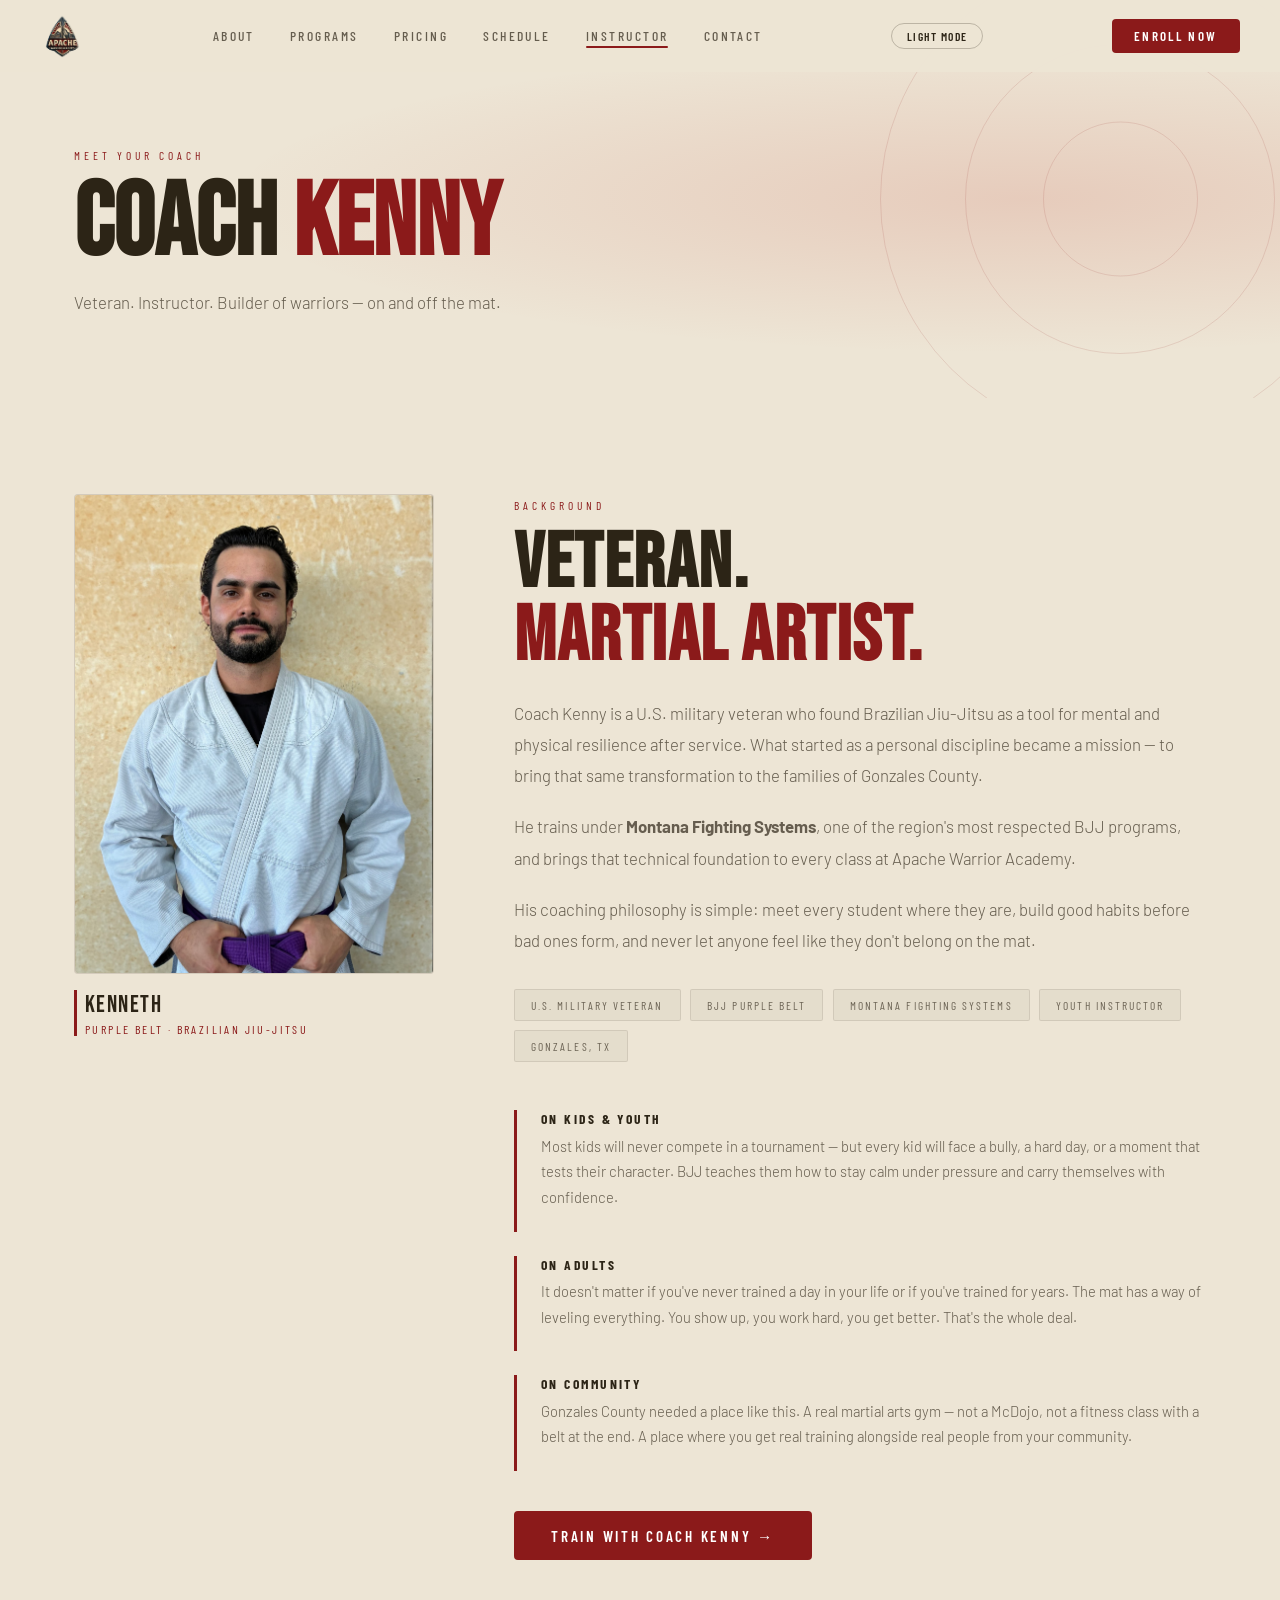
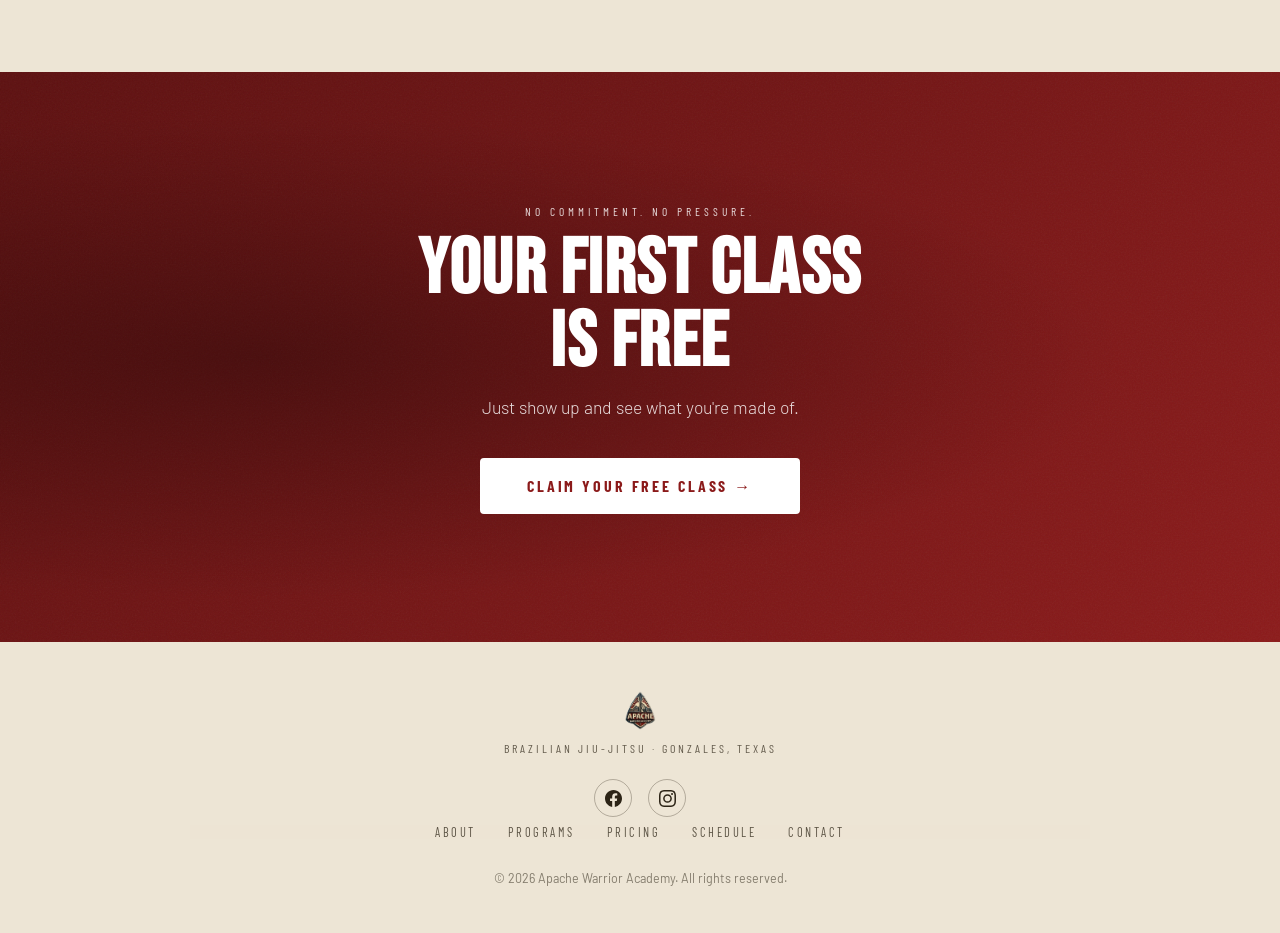
<file: instructor.html>
<!DOCTYPE html>
<html lang="en">
<head>
<meta charset="UTF-8">
<meta name="viewport" content="width=device-width, initial-scale=1.0">
<title>Instructor | Apache Warrior Academy</title>
<meta name="description" content="Meet Coach Kenny — veteran, purple belt under Montana Fighting Systems, and founder of Apache Warrior Academy in Gonzales, TX.">
<link rel="preconnect" href="https://fonts.googleapis.com">
<link href="https://fonts.googleapis.com/css2?family=Bebas+Neue&family=Barlow:ital,wght@0,300;0,400;0,500;0,600;1,300&family=Barlow+Condensed:wght@400;500;600;700&display=swap" rel="stylesheet">
<link rel="stylesheet" href="css/style.css">
<link rel="stylesheet" href="css/pages.css">
<link rel="icon" type="image/png" sizes="32x32" href="images/favicon.png">
<link rel="icon" type="image/png" sizes="192x192" href="images/favicon-192.png">
<link rel="apple-touch-icon" sizes="192x192" href="images/favicon-192.png">
<meta name="robots" content="index, follow">
<meta name="theme-color" content="#8B1A1A">
<meta property="og:type" content="website">
<meta property="og:site_name" content="Apache Warrior Academy">
<meta property="og:url" content="https://apachewarrioracademy.com/instructor.html">
<meta property="og:title" content="Instructor | Apache Warrior Academy">
<meta property="og:image" content="https://apachewarrioracademy.com/images/logo.png">
<link rel="canonical" href="https://apachewarrioracademy.com/instructor.html">
</head>
<body class="light-mode">

<nav id="navbar" class="scrolled">
  <div class="nav-inner">
    <a href="index.html" class="nav-logo">
      <img src="images/logo.png" alt="Apache Warrior Academy" class="logo-img"
           onerror="this.style.display='none';document.querySelector('.logo-text').style.display='block'">
      <span class="logo-text" style="display:none;">APACHE WARRIOR ACADEMY</span>
    </a>
    <ul class="nav-links" id="navLinks">
      <li><a href="about.html">About</a></li>
      <li><a href="programs.html">Programs</a></li>
      <li><a href="pricing.html">Pricing</a></li>
      <li><a href="schedule.html">Schedule</a></li>
      <li><a href="instructor.html" class="active-page">Instructor</a></li>
      <li><a href="contact.html">Contact</a></li>
    </ul>
    <button class="theme-toggle" id="themeToggle" aria-label="Toggle dark mode"><span class="theme-toggle-label">Light Mode</span></button>
    <a href="enroll.html" class="nav-cta">Enroll Now</a>
    <button class="hamburger" id="hamburger" aria-label="Open menu">
      <span></span><span></span><span></span>
    </button>
  </div>
</nav>

<!-- PAGE HERO -->
<div class="page-hero">
  <div class="page-hero-bg">
    <div class="page-hero-geo" style="--geo-pos:80% 50%;">
      <div class="geo-ring geo-ring-1"></div>
      <div class="geo-ring geo-ring-2"></div>
      <div class="geo-ring geo-ring-3"></div>
    </div>
  </div>
  <div class="hero-overlay"></div>
  <div class="page-hero-content container">
    <span class="label">Meet Your Coach</span>
    <h1>COACH <em>KENNY</em></h1>
    <p class="page-hero-sub">Veteran. Instructor. Builder of warriors — on and off the mat.</p>
  </div>
</div>

<!-- MAIN CONTENT -->
<main class="page-body">
  <div class="container">

    <div class="instructor-main-grid reveal">

      <!-- Photo -->
      <div class="instructor-photo-wrap">
        <div class="instructor-photo">
          <img src="images/kenneth.jpg" alt="Coach Kenny — Apache Warrior Academy"
               onerror="this.style.display='none';this.nextElementSibling.style.display='block'">
          <div class="geo-fallback">
            <svg viewBox="0 0 400 500" xmlns="http://www.w3.org/2000/svg" width="100%" height="100%">
              <defs>
                <linearGradient id="gf" x1="0" y1="0" x2="1" y2="1">
                  <stop offset="0%" stop-color="#5C0F0F" stop-opacity="0.6"/>
                  <stop offset="100%" stop-color="#2C2416" stop-opacity="0.9"/>
                </linearGradient>
              </defs>
              <rect width="400" height="500" fill="url(#gf)"/>
              <circle cx="200" cy="200" r="140" fill="none" stroke="rgba(192,57,43,0.25)" stroke-width="1"/>
              <circle cx="200" cy="200" r="90"  fill="none" stroke="rgba(192,57,43,0.18)" stroke-width="1"/>
              <text x="200" y="340" text-anchor="middle" font-family="'Bebas Neue',sans-serif"
                    font-size="28" letter-spacing="6" fill="rgba(237,229,213,0.5)">COACH KENNY</text>
            </svg>
          </div>
        </div>
        <div class="instructor-name-plate">
          <div class="inp-name">KENNETH</div>
          <div class="inp-rank">Purple Belt · Brazilian Jiu-Jitsu</div>
        </div>
      </div>

      <!-- Bio -->
      <div class="instructor-bio">
        <span class="label">Background</span>
        <h2>VETERAN.<br><em>MARTIAL ARTIST.</em></h2>

        <p>Coach Kenny is a U.S. military veteran who found Brazilian Jiu-Jitsu as a tool for mental and physical resilience after service. What started as a personal discipline became a mission — to bring that same transformation to the families of Gonzales County.</p>

        <p>He trains under <strong>Montana Fighting Systems</strong>, one of the region's most respected BJJ programs, and brings that technical foundation to every class at Apache Warrior Academy.</p>

        <p>His coaching philosophy is simple: meet every student where they are, build good habits before bad ones form, and never let anyone feel like they don't belong on the mat.</p>

        <div class="instructor-creds">
          <span class="cred-tag">U.S. Military Veteran</span>
          <span class="cred-tag">BJJ Purple Belt</span>
          <span class="cred-tag">Montana Fighting Systems</span>
          <span class="cred-tag">Youth Instructor</span>
          <span class="cred-tag">Gonzales, TX</span>
        </div>

        <div class="philosophy-blocks">
          <div class="phil-block reveal">
            <h4>On Kids &amp; Youth</h4>
            <p>Most kids will never compete in a tournament — but every kid will face a bully, a hard day, or a moment that tests their character. BJJ teaches them how to stay calm under pressure and carry themselves with confidence.</p>
          </div>
          <div class="phil-block reveal">
            <h4>On Adults</h4>
            <p>It doesn't matter if you've never trained a day in your life or if you've trained for years. The mat has a way of leveling everything. You show up, you work hard, you get better. That's the whole deal.</p>
          </div>
          <div class="phil-block reveal">
            <h4>On Community</h4>
            <p>Gonzales County needed a place like this. A real martial arts gym — not a McDojo, not a fitness class with a belt at the end. A place where you get real training alongside real people from your community.</p>
          </div>
        </div>

        <div style="margin-top:2.5rem;">
          <a href="enroll.html" class="btn-primary">Train With Coach Kenny →</a>
        </div>
      </div>

    </div><!-- /instructor-main-grid -->

  </div><!-- /container -->
</main>

<!-- CTA BANNER -->
<section class="cta-banner" id="trial">
  <div class="cta-inner">
    <span class="label" style="color:rgba(255,255,255,0.6);">No Commitment. No Pressure.</span>
    <h2>YOUR FIRST CLASS<br>IS <em>FREE</em></h2>
    <p>Just show up and see what you're made of.</p>
    <a href="enroll.html" class="btn-white">Claim Your Free Class →</a>
  </div>
</section>

<footer>
  <div class="footer-inner">
    <div class="footer-logo">
      <img src="images/logo.png" alt="Apache Warrior Academy"
           onerror="this.style.display='none';document.querySelector('.footer-logo-text').style.display='block'">
      <span class="footer-logo-text" style="display:none;">APACHE WARRIOR ACADEMY</span>
    </div>
    <div class="footer-tagline">Brazilian Jiu-Jitsu · Gonzales, Texas</div>
    <div class="footer-social">
      <a href="https://www.facebook.com/profile.php?id=61588543511512" target="_blank" rel="noopener" aria-label="Facebook"><svg viewBox="0 0 24 24" xmlns="http://www.w3.org/2000/svg"><path d="M24 12.073C24 5.405 18.627 0 12 0S0 5.405 0 12.073C0 18.1 4.388 23.094 10.125 24v-8.437H7.078v-3.49h3.047V9.41c0-3.025 1.792-4.697 4.533-4.697 1.312 0 2.686.236 2.686.236v2.97h-1.514c-1.491 0-1.956.93-1.956 1.886v2.267h3.328l-.532 3.49h-2.796V24C19.612 23.094 24 18.1 24 12.073z"/></svg></a>
      <a href="https://www.instagram.com/apachewarrioracademy" target="_blank" rel="noopener" aria-label="Instagram"><svg viewBox="0 0 24 24" xmlns="http://www.w3.org/2000/svg"><path d="M12 2.163c3.204 0 3.584.012 4.85.07 3.252.148 4.771 1.691 4.919 4.919.058 1.265.069 1.645.069 4.849 0 3.205-.012 3.584-.069 4.849-.149 3.225-1.664 4.771-4.919 4.919-1.266.058-1.644.07-4.85.07-3.204 0-3.584-.012-4.849-.07-3.26-.149-4.771-1.699-4.919-4.92-.058-1.265-.07-1.644-.07-4.849 0-3.204.013-3.583.07-4.849.149-3.227 1.664-4.771 4.919-4.919 1.266-.057 1.645-.069 4.849-.069zM12 0C8.741 0 8.333.014 7.053.072 2.695.272.273 2.69.073 7.052.014 8.333 0 8.741 0 12c0 3.259.014 3.668.072 4.948.2 4.358 2.618 6.78 6.98 6.98C8.333 23.986 8.741 24 12 24c3.259 0 3.668-.014 4.948-.072 4.354-.2 6.782-2.618 6.979-6.98.059-1.28.073-1.689.073-4.948 0-3.259-.014-3.667-.072-4.947-.196-4.354-2.617-6.78-6.979-6.98C15.668.014 15.259 0 12 0zm0 5.838a6.162 6.162 0 100 12.324 6.162 6.162 0 000-12.324zM12 16a4 4 0 110-8 4 4 0 010 8zm6.406-11.845a1.44 1.44 0 100 2.881 1.44 1.44 0 000-2.881z"/></svg></a>
    </div>
    <nav class="footer-nav">
      <a href="about.html">About</a>
      <a href="programs.html">Programs</a>
      <a href="pricing.html">Pricing</a>
      <a href="schedule.html">Schedule</a>
      <a href="contact.html">Contact</a>
    </nav>
    <div class="footer-copy">© 2026 Apache Warrior Academy. All rights reserved.</div>
  </div>
</footer>

<button class="back-to-top" id="backToTop" aria-label="Back to top">↑</button>

<script>
// Nav scroll
(function(){
  var nb=document.getElementById('navbar');
  var hb=document.getElementById('hamburger');
  var nl=document.getElementById('navLinks');
  window.addEventListener('scroll',function(){nb.classList.toggle('scrolled',window.scrollY>60);},{passive:true});
  if(hb&&nl){hb.addEventListener('click',function(){nl.classList.toggle('open');hb.classList.toggle('open');});}
  document.addEventListener('click',function(e){
    if(nl&&nl.classList.contains('open')&&!nl.contains(e.target)&&!hb.contains(e.target)){
      nl.classList.remove('open');hb.classList.remove('open');
    }
  });
})();
// Scroll reveal
const _ob=new IntersectionObserver(es=>es.forEach(e=>{if(e.isIntersecting){e.target.classList.add('visible');_ob.unobserve(e.target);}}),{threshold:0.07,rootMargin:'0px 0px -40px 0px'});
document.querySelectorAll('.reveal').forEach(el=>_ob.observe(el));
// Back to top
(function(){var b=document.getElementById('backToTop');if(!b)return;window.addEventListener('scroll',function(){b.classList.toggle('visible',window.scrollY>500);},{passive:true});b.addEventListener('click',function(){window.scrollTo({top:0,behavior:'smooth'});});})();
</script>
<script>
(function(){
  var btn=document.getElementById("themeToggle");
  var label=btn.querySelector(".theme-toggle-label");
  var body=document.body;
  var saved=localStorage.getItem("awa-theme")||"light";
  applyTheme(saved);
  btn.addEventListener("click",function(){
    var next=body.classList.contains("dark-mode")?"light":"dark";
    applyTheme(next);
    localStorage.setItem("awa-theme",next);
  });
  function applyTheme(mode){
    if(mode==="dark"){body.classList.remove("light-mode");body.classList.add("dark-mode");label.textContent="Dark Mode";}
    else{body.classList.remove("dark-mode");body.classList.add("light-mode");label.textContent="Light Mode";}
  }
})();
</script>
</body>
</html>
</file>
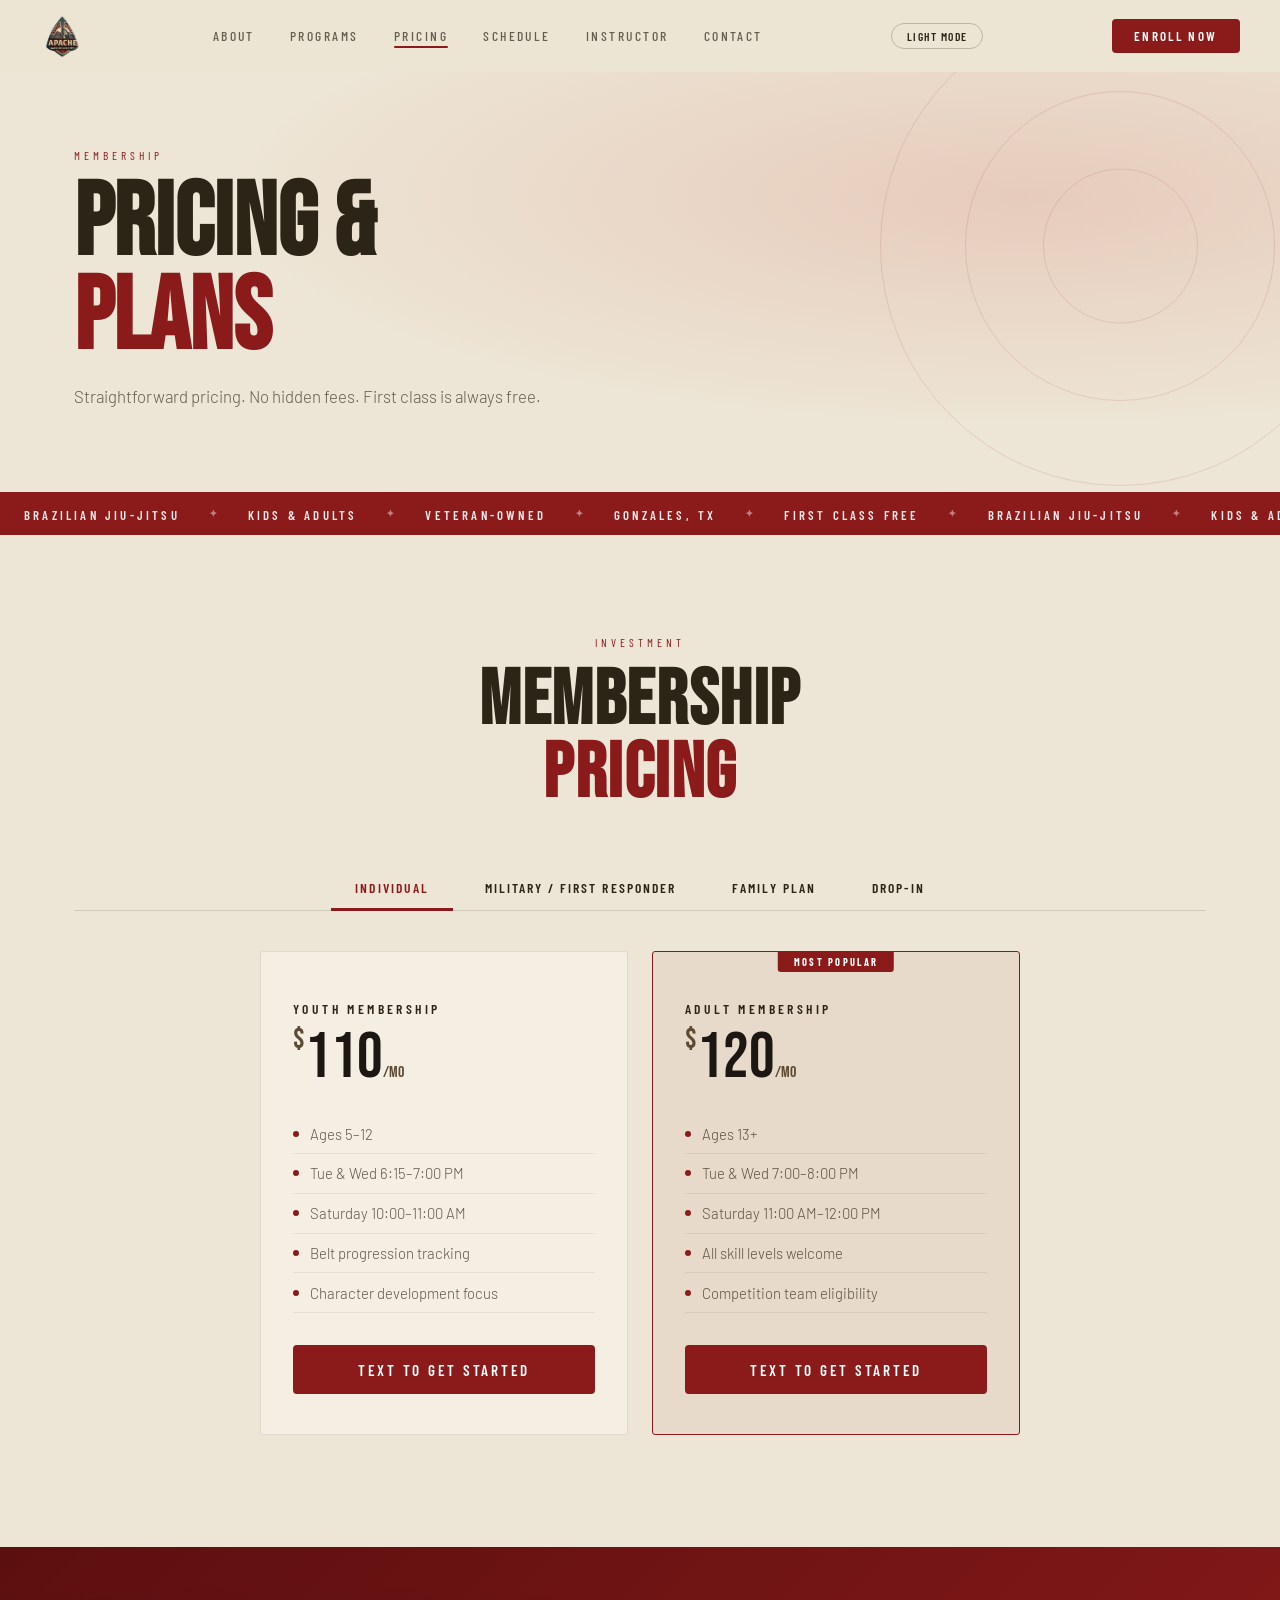
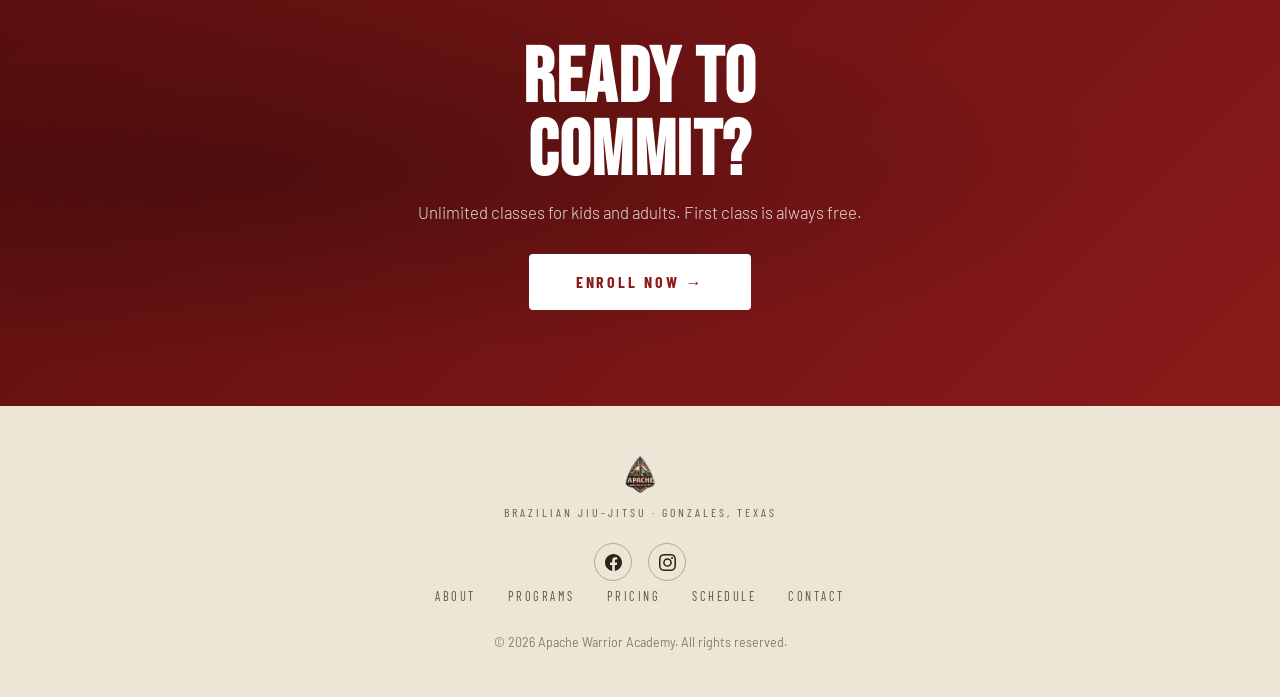
<file: pricing.html>
<!DOCTYPE html><html lang="en"><head>
<meta charset="UTF-8"><meta name="viewport" content="width=device-width, initial-scale=1.0">
<title>Pricing | Apache Warrior Academy</title>
<meta name="description" content="Apache Warrior Academy membership pricing — Youth $110/mo, Adult $120/mo, Family plans, and Military/First Responder discounts in Gonzales, TX.">
<link rel="preconnect" href="https://fonts.googleapis.com">
<link href="https://fonts.googleapis.com/css2?family=Bebas+Neue&family=Barlow:ital,wght@0,300;0,400;0,500;0,600;1,300&family=Barlow+Condensed:wght@400;500;600;700&display=swap" rel="stylesheet">
<link rel="stylesheet" href="css/style.css">
<link rel="stylesheet" href="css/pages.css">
  <!-- Favicon -->
  <link rel="icon" type="image/png" sizes="32x32" href="images/favicon.png">
  <link rel="icon" type="image/png" sizes="192x192" href="images/favicon-192.png">
  <link rel="apple-touch-icon" sizes="192x192" href="images/favicon-192.png">
  <meta name="msapplication-TileImage" content="images/favicon-192.png">

  <!-- SEO / Open Graph -->
  <meta name="robots" content="index, follow">
  <meta name="theme-color" content="#C0392B">
  <meta property="og:type" content="website">
  <meta property="og:site_name" content="Apache Warrior Academy">
  <meta property="og:url" content="https://apachewarrioracademy.com/pricing.html">
  <meta property="og:title" content="Pricing | Apache Warrior Academy">
  <meta property="og:image" content="https://apachewarrioracademy.com/images/logo.png">
  <meta property="og:locale" content="en_US">
  <link rel="canonical" href="https://apachewarrioracademy.com/pricing.html">
</head><body class="light-mode">
<nav id="navbar" class="scrolled">
  <div class="nav-inner">
    <a href="index.html" class="nav-logo">
      <img src="images/logo.png" alt="Apache Warrior Academy" class="logo-img" onerror="this.style.display='none';document.querySelector('.logo-text').style.display='block'">
      <span class="logo-text" style="display:none;">APACHE WARRIOR ACADEMY</span>
    </a>
    <ul class="nav-links" id="navLinks">
      <li><a href="about.html">About</a></li>
      <li><a href="programs.html">Programs</a></li>
      <li><a href="pricing.html" class="active-page">Pricing</a></li>
      <li><a href="schedule.html">Schedule</a></li>
      <li><a href="instructor.html">Instructor</a></li>
      <li><a href="contact.html">Contact</a></li>
    </ul>
    <button class="theme-toggle" id="themeToggle" aria-label="Toggle dark mode"><span class="theme-toggle-label">Light Mode</span></button>
    <a href="enroll.html" class="nav-cta">Enroll Now</a>
    <button class="hamburger" id="hamburger" aria-label="Open menu"><span></span><span></span><span></span></button>
  </div>
</nav>
<div class="page-hero"><div class="page-hero-bg">
  <div class="page-hero-geo" style="--geo-pos:80% 40%;"><div class="geo-ring geo-ring-1"></div><div class="geo-ring geo-ring-2"></div><div class="geo-ring geo-ring-3"></div></div>
  <div class="hero-overlay"></div></div>
  <div class="page-hero-content container">
    <span class="label">Membership</span>
    <h1>PRICING &<br><em>PLANS</em></h1>
    <p class="page-hero-sub">Straightforward pricing. No hidden fees. First class is always free.</p>
  </div></div>
<div class="marquee-strip"><div class="marquee-track">
<span>Brazilian Jiu-Jitsu</span><span class="sep">✦</span><span>Kids &amp; Adults</span><span class="sep">✦</span>
<span>Veteran-Owned</span><span class="sep">✦</span><span>Gonzales, TX</span><span class="sep">✦</span>
<span>First Class Free</span><span class="sep">✦</span><span>Brazilian Jiu-Jitsu</span><span class="sep">✦</span>
<span>Kids &amp; Adults</span><span class="sep">✦</span><span>Veteran-Owned</span><span class="sep">✦</span>
<span>First Class Free</span><span class="sep">✦</span>
</div></div>
<main class="page-body"><div class="container">
<div class="section-head reveal" style="text-align:center;">
      <span class="label">Investment</span>
      <h2>MEMBERSHIP<br><em>PRICING</em></h2>
    </div>

    <!-- Individual Memberships -->
    <div class="price-tabs reveal">
      <button class="price-tab active" data-tab="individual">Individual</button>
      <button class="price-tab" data-tab="military">Military / First Responder</button>
      <button class="price-tab" data-tab="family">Family Plan</button>
      <button class="price-tab" data-tab="dropin">Drop-In</button>
    </div>

    <!-- Individual -->
    <div class="price-panel active" id="tab-individual">
      <div class="pricing-grid two-col">
        <div class="price-card reveal">
          <div class="price-header">
            <h3>Youth Membership</h3>
            <div class="price-tag"><sup>$</sup>110<span>/mo</span></div>
          </div>
          <ul class="price-list">
            <li>Ages 5–12</li>
            <li>Tue &amp; Wed 6:15–7:00 PM</li>
            <li>Saturday 10:00–11:00 AM</li>
            <li>Belt progression tracking</li>
            <li>Character development focus</li>
          </ul>
          <a href="sms:5089059867?body=Hi%20Coach%20Kenny%21%20I%27m%20interested%20in%20enrolling%20my%20child%20in%20the%20Youth%20BJJ%20Program%20%28%24110/mo%29%20at%20Apache%20Warrior%20Academy.%20My%20name%20is%20%5BYOUR%20NAME%5D%20and%20you%20can%20reach%20me%20at%20%5BYOUR%20PHONE%5D.%20My%20child%27s%20age%20is%20%5BCHILD%27S%20AGE%5D.%20Looking%20forward%20to%20hearing%20from%20you%21" class="btn-primary full sms-btn">Text to Get Started</a>
        </div>
        <div class="price-card featured reveal">
          <div class="featured-badge">Most Popular</div>
          <div class="price-header">
            <h3>Adult Membership</h3>
            <div class="price-tag"><sup>$</sup>120<span>/mo</span></div>
          </div>
          <ul class="price-list">
            <li>Ages 13+</li>
            <li>Tue &amp; Wed 7:00–8:00 PM</li>
            <li>Saturday 11:00 AM–12:00 PM</li>
            <li>All skill levels welcome</li>
            <li>Competition team eligibility</li>
          </ul>
          <a href="sms:5089059867?body=Hi%20Coach%20Kenny%21%20I%27m%20interested%20in%20the%20Adult%20Membership%20%28%24120/mo%29%20at%20Apache%20Warrior%20Academy.%20My%20name%20is%20%5BYOUR%20NAME%5D%20and%20you%20can%20reach%20me%20at%20%5BYOUR%20PHONE%5D.%20Looking%20forward%20to%20hearing%20from%20you%21" class="btn-primary full sms-btn">Text to Get Started</a>
        </div>
      </div>
    </div>

    <!-- Military / First Responder -->
    <div class="price-panel" id="tab-military">
      <div class="military-card-wrap">
        <div class="price-card featured military-solo reveal">
          <div class="featured-badge">Serving Those Who Serve</div>
          <div class="military-badge-row">
            <span class="mil-badge">Active Military</span>
            <span class="mil-badge">Law Enforcement</span>
            <span class="mil-badge">Fire</span>
            <span class="mil-badge">EMS</span>
            <span class="mil-badge">Veterans</span>
          </div>
          <div class="price-header">
            <h3>Adult Membership — Military Rate</h3>
            <div class="price-tag"><sup>$</sup>100<span>/mo</span></div>
          </div>
          <div class="military-compare">
            <span class="mil-was">Standard rate: $120/mo</span>
            <span class="mil-save">You save $20/mo</span>
          </div>
          <ul class="price-list">
            <li>Ages 18+ (adults only)</li>
            <li>Tue &amp; Wed 7:00–8:00 PM &amp; Sat 11:00 AM–12:00 PM</li>
            <li>All skill levels welcome</li>
            <li>Competition team eligibility</li>
            <li>Valid military or first responder ID required at sign-up</li>
          </ul>
          <a href="sms:5089059867?body=Hi%20Coach%20Kenny%21%20I%27m%20interested%20in%20the%20Military/First%20Responder%20rate%20%28%24100/mo%29%20at%20Apache%20Warrior%20Academy.%20My%20name%20is%20%5BYOUR%20NAME%5D%20and%20you%20can%20reach%20me%20at%20%5BYOUR%20PHONE%5D.%20I%27ll%20have%20valid%20ID%20ready%20at%20enrollment.%20Looking%20forward%20to%20hearing%20from%20you%21" class="btn-primary full sms-btn">Text to Claim This Rate</a>
        </div>
      </div>
      <p class="price-note reveal">Discount applies to active duty military, veterans, law enforcement, firefighters, and EMS. Valid ID required at enrollment.</p>
    </div>

    <!-- Family Plan -->
    <div class="price-panel" id="tab-family">
      <div class="family-table reveal">
        <div class="family-header">
          <h3>Family Plan</h3>
          <p>Each family member gets their own membership — rates decrease as your family grows.</p>
        </div>
        <div class="family-rows">
          <div class="family-row">
            <span>First Adult</span>
            <span class="family-price">$120<small>/mo</small></span>
          </div>
          <div class="family-row">
            <span>Second Adult</span>
            <span class="family-price">$110<small>/mo</small></span>
          </div>
          <div class="family-row">
            <span>First Youth</span>
            <span class="family-price">$110<small>/mo</small></span>
          </div>
          <div class="family-row">
            <span>Second Youth</span>
            <span class="family-price">$100<small>/mo</small></span>
          </div>
          <div class="family-row highlight">
            <span>Third Youth &amp; Beyond</span>
            <span class="family-price">$90<small>/mo</small></span>
          </div>
        </div>
        <div class="family-example">
          <strong>Example — Family of 4 (2 Adults + 2 Youth)</strong><br>
          $120 + $110 + $110 + $100 = <strong>$440/month</strong><br>
          <span>Save $20/month compared to individual memberships</span>
        </div>
        <a href="sms:5089059867?body=Hi%20Coach%20Kenny%21%20I%27d%20like%20to%20set%20up%20a%20Family%20Plan%20at%20Apache%20Warrior%20Academy.%20My%20name%20is%20%5BYOUR%20NAME%5D%20and%20you%20can%20reach%20me%20at%20%5BYOUR%20PHONE%5D.%20Please%20reach%20out%20so%20we%20can%20figure%20out%20the%20best%20plan%20for%20my%20family%21" class="btn-primary sms-btn" style="margin-top:1.5rem;display:inline-block;">Text to Build My Plan</a>
      </div>
    </div>

    <!-- Drop-In -->
    <div class="price-panel" id="tab-dropin">
      <div class="pricing-grid" style="max-width:400px;margin:0 auto;">
        <div class="price-card featured reveal">
          <div class="featured-badge">No Commitment</div>
          <div class="price-header">
            <h3>Drop-In Class</h3>
            <div class="price-tag"><sup>$</sup>20<span>/class</span></div>
          </div>
          <ul class="price-list">
            <li>Youth or Adult BJJ</li>
            <li>Any scheduled class</li>
            <li>No membership required</li>
            <li>Come when it works for you</li>
            <li>First class is always free</li>
          </ul>
          <a href="sms:5089059867?body=Hi%20Coach%20Kenny%21%20I%27d%20like%20to%20drop%20in%20for%20a%20class%20at%20Apache%20Warrior%20Academy.%20My%20name%20is%20%5BYOUR%20NAME%5D%20and%20you%20can%20reach%20me%20at%20%5BYOUR%20PHONE%5D.%20Let%20me%20know%20what%20to%20expect%20for%20my%20first%20visit%21" class="btn-primary full sms-btn">Text to Schedule</a>
        </div>
      </div>
      <p class="price-note reveal" style="margin-top:1.5rem;">Drop-ins are welcome at any class. Just text ahead so Coach Kenny knows you&#39;re coming.</p>
    </div>
</div></main>
<section class="page-cta-strip"><h2>READY TO<br><em>COMMIT?</em></h2><p>Unlimited classes for kids and adults. First class is always free.</p><a href="enroll.html" class="btn-white">Enroll Now →</a></section>
<footer><div class="footer-inner">
  <div class="footer-logo"><img src="images/logo.png" alt="Apache Warrior Academy" onerror="this.style.display='none';document.querySelector('.footer-logo-text').style.display='block'"><span class="footer-logo-text" style="display:none;">APACHE WARRIOR ACADEMY</span></div>
  <div class="footer-tagline">Brazilian Jiu-Jitsu · Gonzales, Texas</div>
      <div class="footer-social">
      <a href="https://www.facebook.com/profile.php?id=61588543511512" target="_blank" rel="noopener" aria-label="Facebook"><svg viewBox="0 0 24 24" xmlns="http://www.w3.org/2000/svg"><path d="M24 12.073C24 5.405 18.627 0 12 0S0 5.405 0 12.073C0 18.1 4.388 23.094 10.125 24v-8.437H7.078v-3.49h3.047V9.41c0-3.025 1.792-4.697 4.533-4.697 1.312 0 2.686.236 2.686.236v2.97h-1.514c-1.491 0-1.956.93-1.956 1.886v2.267h3.328l-.532 3.49h-2.796V24C19.612 23.094 24 18.1 24 12.073z"/></svg></a>
      <a href="https://www.instagram.com/apachewarrioracademy" target="_blank" rel="noopener" aria-label="Instagram"><svg viewBox="0 0 24 24" xmlns="http://www.w3.org/2000/svg"><path d="M12 2.163c3.204 0 3.584.012 4.85.07 3.252.148 4.771 1.691 4.919 4.919.058 1.265.069 1.645.069 4.849 0 3.205-.012 3.584-.069 4.849-.149 3.225-1.664 4.771-4.919 4.919-1.266.058-1.644.07-4.85.07-3.204 0-3.584-.012-4.849-.07-3.26-.149-4.771-1.699-4.919-4.92-.058-1.265-.07-1.644-.07-4.849 0-3.204.013-3.583.07-4.849.149-3.227 1.664-4.771 4.919-4.919 1.266-.057 1.645-.069 4.849-.069zM12 0C8.741 0 8.333.014 7.053.072 2.695.272.273 2.69.073 7.052.014 8.333 0 8.741 0 12c0 3.259.014 3.668.072 4.948.2 4.358 2.618 6.78 6.98 6.98C8.333 23.986 8.741 24 12 24c3.259 0 3.668-.014 4.948-.072 4.354-.2 6.782-2.618 6.979-6.98.059-1.28.073-1.689.073-4.948 0-3.259-.014-3.667-.072-4.947-.196-4.354-2.617-6.78-6.979-6.98C15.668.014 15.259 0 12 0zm0 5.838a6.162 6.162 0 100 12.324 6.162 6.162 0 000-12.324zM12 16a4 4 0 110-8 4 4 0 010 8zm6.406-11.845a1.44 1.44 0 100 2.881 1.44 1.44 0 000-2.881z"/></svg></a>
    </div>
    <nav class="footer-nav">
  <a href="about.html">About</a><a href="programs.html">Programs</a><a href="pricing.html">Pricing</a>
    <a href="schedule.html">Schedule</a><a href="contact.html">Contact</a>
  </nav>
  <div class="footer-copy">© 2026 Apache Warrior Academy. All rights reserved.</div>
</div></footer>
<script>
const _nb=document.getElementById('navbar');
window.addEventListener('scroll',()=>_nb.classList.toggle('scrolled',window.scrollY>40),{passive:true});
const _hb=document.getElementById('hamburger'),_nl=document.getElementById('navLinks');
_hb.addEventListener('click',()=>{_hb.classList.toggle('open');_nl.classList.toggle('open');document.body.style.overflow=_nl.classList.contains('open')?'hidden':'';});
_nl.querySelectorAll('a').forEach(l=>l.addEventListener('click',()=>{_hb.classList.remove('open');_nl.classList.remove('open');document.body.style.overflow='';}));
const _ob=new IntersectionObserver(es=>es.forEach(e=>{if(e.isIntersecting){e.target.classList.add('visible');_ob.unobserve(e.target);}}),{threshold:0.07,rootMargin:'0px 0px -40px 0px'});
document.querySelectorAll('.reveal').forEach(el=>_ob.observe(el));
// Pricing tabs
document.querySelectorAll('.price-tab').forEach(tab => {
  tab.addEventListener('click', () => {
    document.querySelectorAll('.price-tab').forEach(t=>t.classList.remove('active'));
    document.querySelectorAll('.price-panel').forEach(p=>p.classList.remove('active'));
    tab.classList.add('active');
    const panel = document.getElementById('tab-'+tab.dataset.tab);
    if(panel){ panel.classList.add('active'); panel.querySelectorAll('.reveal:not(.visible)').forEach(el=>setTimeout(()=>el.classList.add('visible'),80)); }
  });
});
</script>
<script>
(function(){
  var btn=document.getElementById("themeToggle");
  var label=btn.querySelector(".theme-toggle-label");
  var body=document.body;
  var saved=localStorage.getItem("awa-theme")||"light";
  applyTheme(saved);
  btn.addEventListener("click",function(){
    var next=body.classList.contains("dark-mode")?"light":"dark";
    applyTheme(next);
    localStorage.setItem("awa-theme",next);
  });
  function applyTheme(mode){
    if(mode==="dark"){body.classList.remove("light-mode");body.classList.add("dark-mode");label.textContent="Dark Mode";}
    else{body.classList.remove("dark-mode");body.classList.add("light-mode");label.textContent="Light Mode";}
  }
})();
</script>
</body></html>
</file>
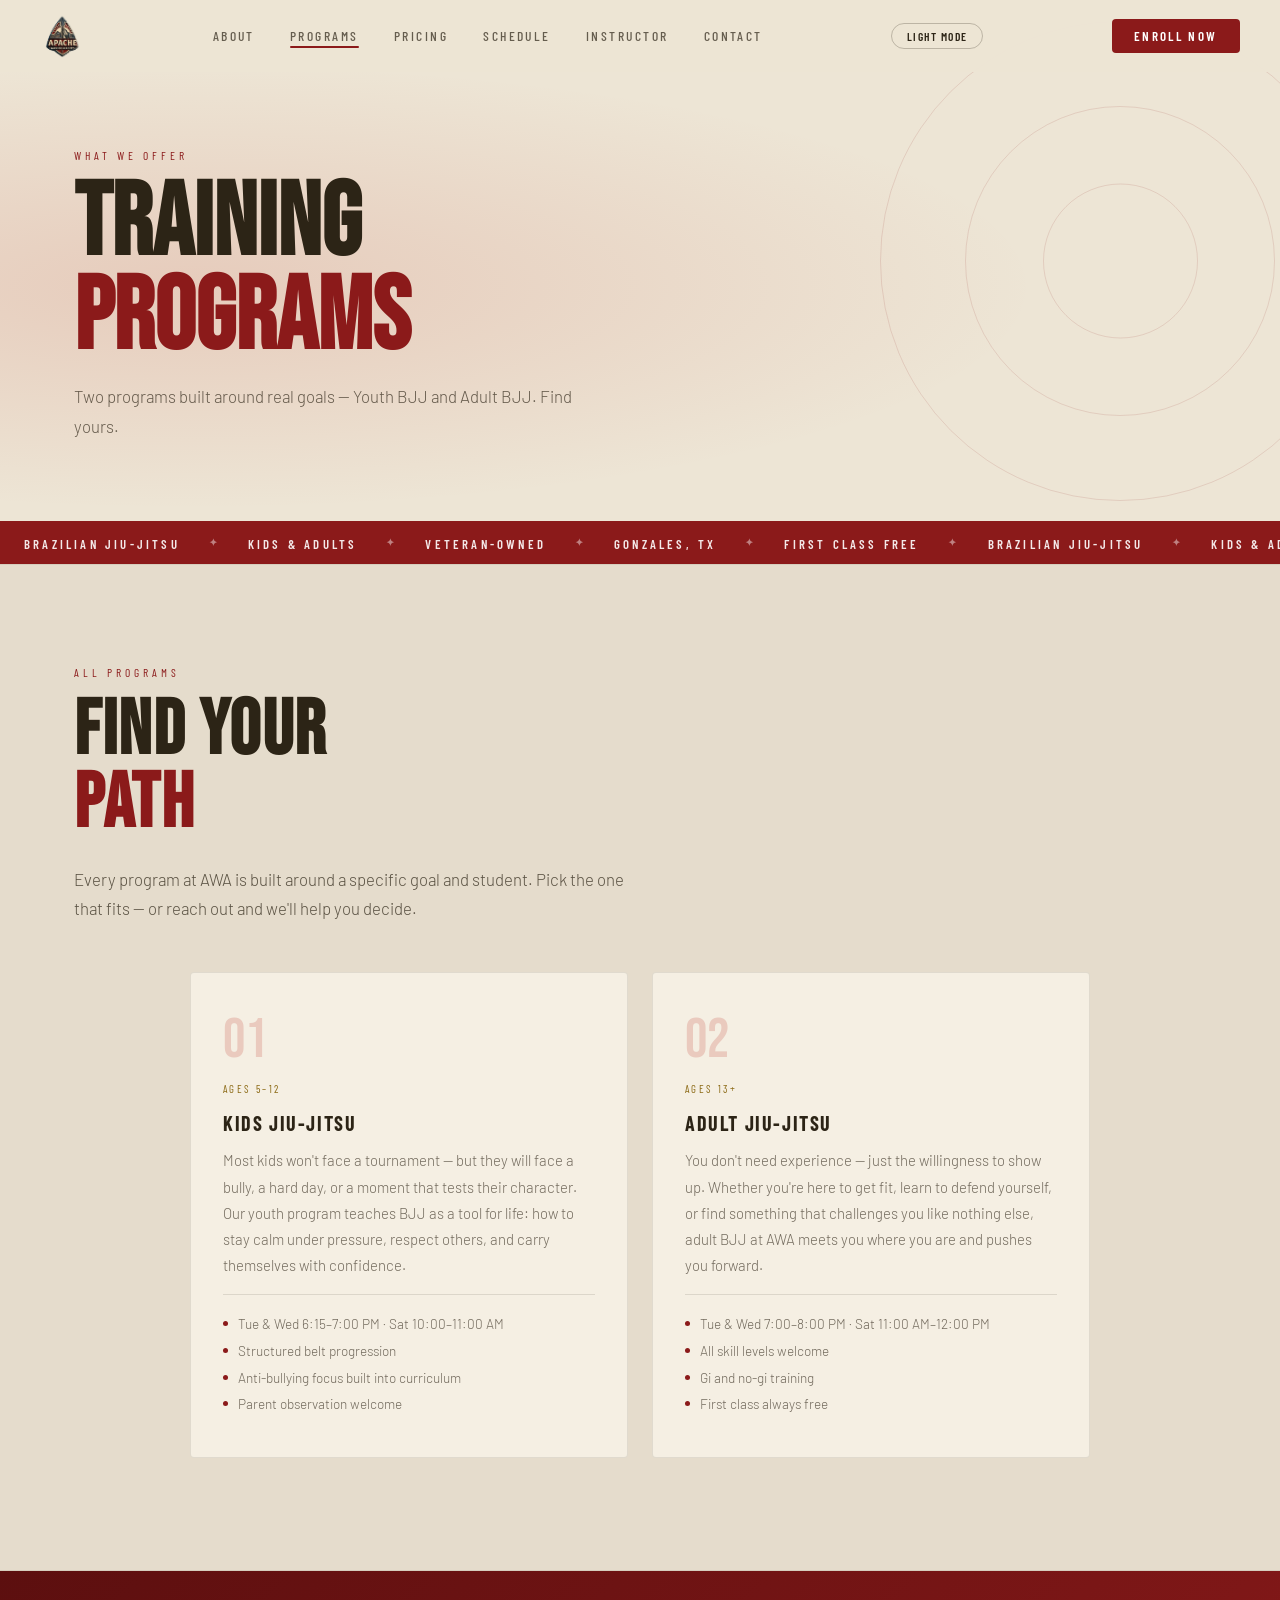
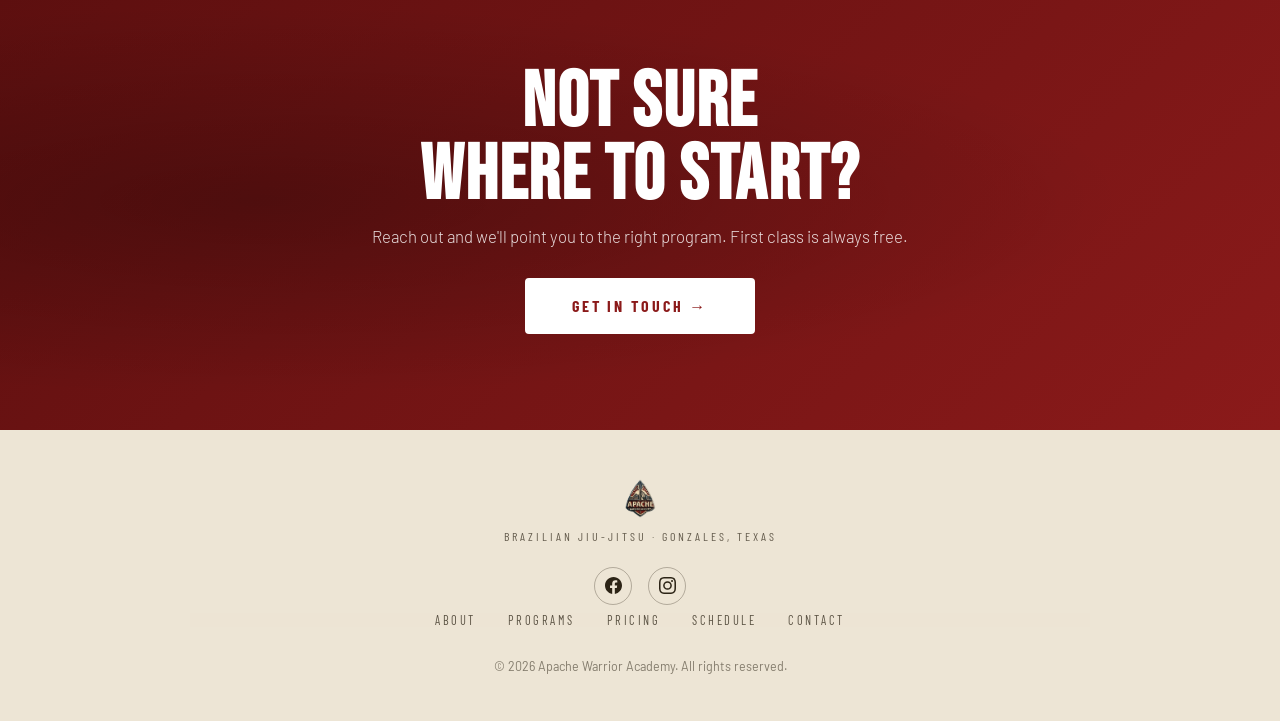
<file: programs.html>
<!DOCTYPE html><html lang="en"><head>
<meta charset="UTF-8"><meta name="viewport" content="width=device-width, initial-scale=1.0">
<title>Programs | Apache Warrior Academy</title>
<meta name="description" content="BJJ programs at Apache Warrior Academy — Youth and Adult Brazilian Jiu-Jitsu classes in Gonzales, TX.">
<link rel="preconnect" href="https://fonts.googleapis.com">
<link href="https://fonts.googleapis.com/css2?family=Bebas+Neue&family=Barlow:ital,wght@0,300;0,400;0,500;0,600;1,300&family=Barlow+Condensed:wght@400;500;600;700&display=swap" rel="stylesheet">
<link rel="stylesheet" href="css/style.css">
<link rel="stylesheet" href="css/pages.css">
  <!-- Favicon -->
  <link rel="icon" type="image/png" sizes="32x32" href="images/favicon.png">
  <link rel="icon" type="image/png" sizes="192x192" href="images/favicon-192.png">
  <link rel="apple-touch-icon" sizes="192x192" href="images/favicon-192.png">
  <meta name="msapplication-TileImage" content="images/favicon-192.png">

  <!-- SEO / Open Graph -->
  <meta name="robots" content="index, follow">
  <meta name="theme-color" content="#C0392B">
  <meta property="og:type" content="website">
  <meta property="og:site_name" content="Apache Warrior Academy">
  <meta property="og:url" content="https://apachewarrioracademy.com/programs.html">
  <meta property="og:title" content="Programs | Apache Warrior Academy">
  <meta property="og:image" content="https://apachewarrioracademy.com/images/logo.png">
  <meta property="og:locale" content="en_US">
  <link rel="canonical" href="https://apachewarrioracademy.com/programs.html">
</head><body class="light-mode">
<nav id="navbar" class="scrolled">
  <div class="nav-inner">
    <a href="index.html" class="nav-logo">
      <img src="images/logo.png" alt="Apache Warrior Academy" class="logo-img" onerror="this.style.display='none';document.querySelector('.logo-text').style.display='block'">
      <span class="logo-text" style="display:none;">APACHE WARRIOR ACADEMY</span>
    </a>
    <ul class="nav-links" id="navLinks">
      <li><a href="about.html">About</a></li>
      <li><a href="programs.html" class="active-page">Programs</a></li>
      <li><a href="pricing.html">Pricing</a></li>
      <li><a href="schedule.html">Schedule</a></li>
      <li><a href="instructor.html">Instructor</a></li>
      <li><a href="contact.html">Contact</a></li>
    </ul>
    <button class="theme-toggle" id="themeToggle" aria-label="Toggle dark mode"><span class="theme-toggle-label">Light Mode</span></button>
    <a href="enroll.html" class="nav-cta">Enroll Now</a>
    <button class="hamburger" id="hamburger" aria-label="Open menu"><span></span><span></span><span></span></button>
  </div>
</nav>
<div class="page-hero"><div class="page-hero-bg">
  <div class="page-hero-geo" style="--geo-pos:15% 55%;"><div class="geo-ring geo-ring-1"></div><div class="geo-ring geo-ring-2"></div><div class="geo-ring geo-ring-3"></div></div>
  <div class="hero-overlay"></div></div>
  <div class="page-hero-content container">
    <span class="label">What We Offer</span>
    <h1>TRAINING<br><em>PROGRAMS</em></h1>
    <p class="page-hero-sub">Two programs built around real goals — Youth BJJ and Adult BJJ. Find yours.</p>
  </div></div>
<div class="marquee-strip"><div class="marquee-track">
<span>Brazilian Jiu-Jitsu</span><span class="sep">✦</span><span>Kids &amp; Adults</span><span class="sep">✦</span>
<span>Veteran-Owned</span><span class="sep">✦</span><span>Gonzales, TX</span><span class="sep">✦</span>
<span>First Class Free</span><span class="sep">✦</span><span>Brazilian Jiu-Jitsu</span><span class="sep">✦</span>
<span>Kids &amp; Adults</span><span class="sep">✦</span><span>Veteran-Owned</span><span class="sep">✦</span>
<span>First Class Free</span><span class="sep">✦</span>
</div></div>
<main class="page-body alt-bg"><div class="container">
  <div class="section-head reveal" style="margin-bottom:3rem;">
    <span class="label">All Programs</span>
    <h2>FIND YOUR<br><em>PATH</em></h2>
    <p style="font-weight:300;color:var(--cream-dim);max-width:560px;line-height:1.75;font-size:1.05rem;margin-top:1rem;">Every program at AWA is built around a specific goal and student. Pick the one that fits — or reach out and we'll help you decide.</p>
  </div>
  <div class="program-detail-grid two-only">

    <div class="program-detail-card reveal">
      <div class="pdc-num">01</div>
      <span class="pdc-tag">Ages 5–12</span>
      <h3>Kids Jiu-Jitsu</h3>
      <p>Most kids won't face a tournament — but they will face a bully, a hard day, or a moment that tests their character. Our youth program teaches BJJ as a tool for life: how to stay calm under pressure, respect others, and carry themselves with confidence.</p>
      <ul class="pdc-details">
        <li>Tue &amp; Wed 6:15–7:00 PM · Sat 10:00–11:00 AM</li>
        <li>Structured belt progression</li>
        <li>Anti-bullying focus built into curriculum</li>
        <li>Parent observation welcome</li>
      </ul>
    </div>

    <div class="program-detail-card reveal">
      <div class="pdc-num">02</div>
      <span class="pdc-tag">Ages 13+</span>
      <h3>Adult Jiu-Jitsu</h3>
      <p>You don't need experience — just the willingness to show up. Whether you're here to get fit, learn to defend yourself, or find something that challenges you like nothing else, adult BJJ at AWA meets you where you are and pushes you forward.</p>
      <ul class="pdc-details">
        <li>Tue &amp; Wed 7:00–8:00 PM · Sat 11:00 AM–12:00 PM</li>
        <li>All skill levels welcome</li>
        <li>Gi and no-gi training</li>
        <li>First class always free</li>
      </ul>
    </div>

  </div>
</div>

  </div>
</div></main>
<section class="page-cta-strip"><h2>NOT SURE<br><em>WHERE TO START?</em></h2><p>Reach out and we'll point you to the right program. First class is always free.</p><a href="contact.html" class="btn-white">Get In Touch →</a></section>
<footer><div class="footer-inner">
  <div class="footer-logo"><img src="images/logo.png" alt="Apache Warrior Academy" onerror="this.style.display='none';document.querySelector('.footer-logo-text').style.display='block'"><span class="footer-logo-text" style="display:none;">APACHE WARRIOR ACADEMY</span></div>
  <div class="footer-tagline">Brazilian Jiu-Jitsu · Gonzales, Texas</div>
      <div class="footer-social">
      <a href="https://www.facebook.com/profile.php?id=61588543511512" target="_blank" rel="noopener" aria-label="Facebook"><svg viewBox="0 0 24 24" xmlns="http://www.w3.org/2000/svg"><path d="M24 12.073C24 5.405 18.627 0 12 0S0 5.405 0 12.073C0 18.1 4.388 23.094 10.125 24v-8.437H7.078v-3.49h3.047V9.41c0-3.025 1.792-4.697 4.533-4.697 1.312 0 2.686.236 2.686.236v2.97h-1.514c-1.491 0-1.956.93-1.956 1.886v2.267h3.328l-.532 3.49h-2.796V24C19.612 23.094 24 18.1 24 12.073z"/></svg></a>
      <a href="https://www.instagram.com/apachewarrioracademy" target="_blank" rel="noopener" aria-label="Instagram"><svg viewBox="0 0 24 24" xmlns="http://www.w3.org/2000/svg"><path d="M12 2.163c3.204 0 3.584.012 4.85.07 3.252.148 4.771 1.691 4.919 4.919.058 1.265.069 1.645.069 4.849 0 3.205-.012 3.584-.069 4.849-.149 3.225-1.664 4.771-4.919 4.919-1.266.058-1.644.07-4.85.07-3.204 0-3.584-.012-4.849-.07-3.26-.149-4.771-1.699-4.919-4.92-.058-1.265-.07-1.644-.07-4.849 0-3.204.013-3.583.07-4.849.149-3.227 1.664-4.771 4.919-4.919 1.266-.057 1.645-.069 4.849-.069zM12 0C8.741 0 8.333.014 7.053.072 2.695.272.273 2.69.073 7.052.014 8.333 0 8.741 0 12c0 3.259.014 3.668.072 4.948.2 4.358 2.618 6.78 6.98 6.98C8.333 23.986 8.741 24 12 24c3.259 0 3.668-.014 4.948-.072 4.354-.2 6.782-2.618 6.979-6.98.059-1.28.073-1.689.073-4.948 0-3.259-.014-3.667-.072-4.947-.196-4.354-2.617-6.78-6.979-6.98C15.668.014 15.259 0 12 0zm0 5.838a6.162 6.162 0 100 12.324 6.162 6.162 0 000-12.324zM12 16a4 4 0 110-8 4 4 0 010 8zm6.406-11.845a1.44 1.44 0 100 2.881 1.44 1.44 0 000-2.881z"/></svg></a>
    </div>
    <nav class="footer-nav">
  <a href="about.html">About</a><a href="programs.html">Programs</a><a href="pricing.html">Pricing</a>
    <a href="schedule.html">Schedule</a><a href="contact.html">Contact</a>
  </nav>
  <div class="footer-copy">© 2026 Apache Warrior Academy. All rights reserved.</div>
</div></footer>
<script>
const _nb=document.getElementById('navbar');
window.addEventListener('scroll',()=>_nb.classList.toggle('scrolled',window.scrollY>40),{passive:true});
const _hb=document.getElementById('hamburger'),_nl=document.getElementById('navLinks');
_hb.addEventListener('click',()=>{_hb.classList.toggle('open');_nl.classList.toggle('open');document.body.style.overflow=_nl.classList.contains('open')?'hidden':'';});
_nl.querySelectorAll('a').forEach(l=>l.addEventListener('click',()=>{_hb.classList.remove('open');_nl.classList.remove('open');document.body.style.overflow='';}));
const _ob=new IntersectionObserver(es=>es.forEach(e=>{if(e.isIntersecting){e.target.classList.add('visible');_ob.unobserve(e.target);}}),{threshold:0.07,rootMargin:'0px 0px -40px 0px'});
document.querySelectorAll('.reveal').forEach(el=>_ob.observe(el));
</script>
<script>
(function(){
  var btn=document.getElementById("themeToggle");
  var label=btn.querySelector(".theme-toggle-label");
  var body=document.body;
  var saved=localStorage.getItem("awa-theme")||"light";
  applyTheme(saved);
  btn.addEventListener("click",function(){
    var next=body.classList.contains("dark-mode")?"light":"dark";
    applyTheme(next);
    localStorage.setItem("awa-theme",next);
  });
  function applyTheme(mode){
    if(mode==="dark"){body.classList.remove("light-mode");body.classList.add("dark-mode");label.textContent="Dark Mode";}
    else{body.classList.remove("dark-mode");body.classList.add("light-mode");label.textContent="Light Mode";}
  }
})();
</script>
</body></html>
</file>
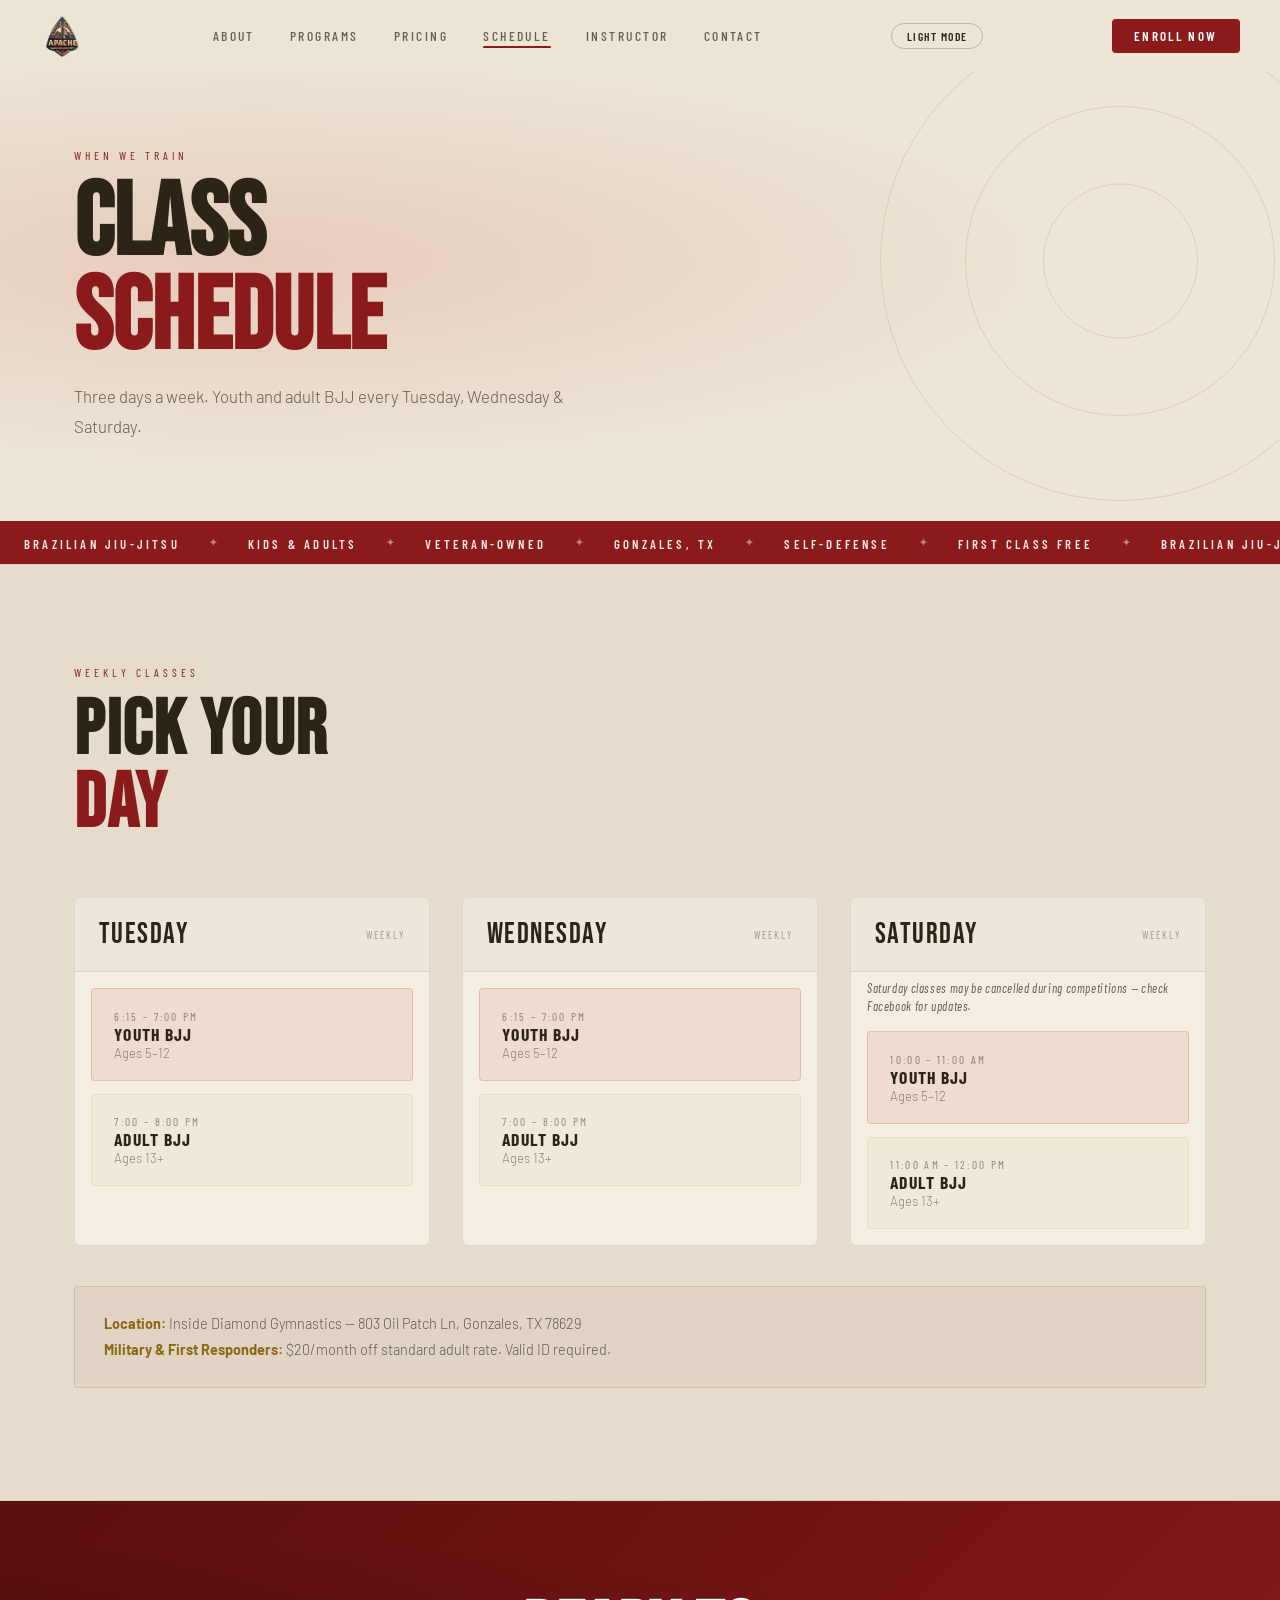
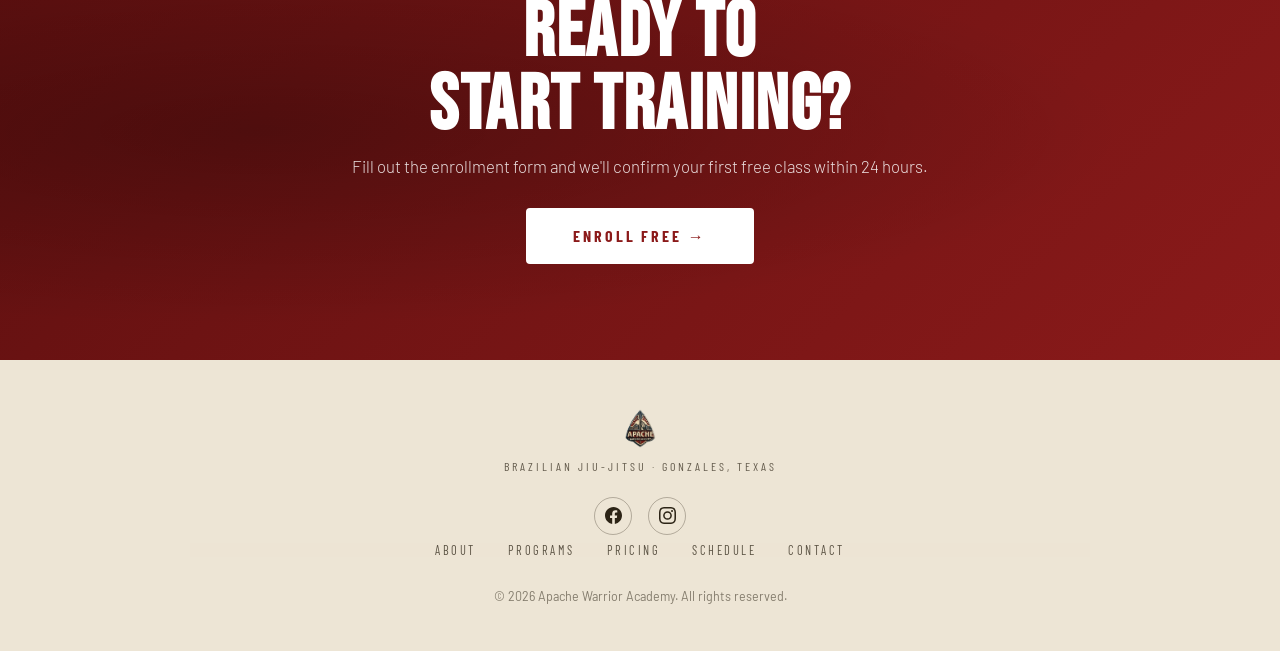
<file: schedule.html>
<!DOCTYPE html><html lang="en"><head><meta charset="UTF-8"><meta name="viewport" content="width=device-width, initial-scale=1.0"><title>Schedule | Apache Warrior Academy</title><meta name="description" content="Class schedule for Apache Warrior Academy — Tuesday, Wednesday &amp; Saturday BJJ classes for youth and adults in Gonzales, TX."><link rel="preconnect" href="https://fonts.googleapis.com"><link href="https://fonts.googleapis.com/css2?family=Bebas+Neue&family=Barlow:ital,wght@0,300;0,400;0,500;0,600;1,300&family=Barlow+Condensed:wght@400;500;600;700&display=swap" rel="stylesheet"><link rel="stylesheet" href="css/style.css"><link rel="stylesheet" href="css/pages.css">  <!-- Favicon -->
  <link rel="icon" type="image/png" sizes="32x32" href="images/favicon.png">
  <link rel="icon" type="image/png" sizes="192x192" href="images/favicon-192.png">
  <link rel="apple-touch-icon" sizes="192x192" href="images/favicon-192.png">
  <meta name="msapplication-TileImage" content="images/favicon-192.png">

  <!-- SEO / Open Graph -->
  <meta name="robots" content="index, follow">
  <meta name="theme-color" content="#C0392B">
  <meta property="og:type" content="website">
  <meta property="og:site_name" content="Apache Warrior Academy">
  <meta property="og:url" content="https://apachewarrioracademy.com/schedule.html">
  <meta property="og:title" content="Schedule | Apache Warrior Academy">
  <meta property="og:image" content="https://apachewarrioracademy.com/images/logo.png">
  <meta property="og:locale" content="en_US">
  <link rel="canonical" href="https://apachewarrioracademy.com/schedule.html">
</head><body class="light-mode">
<nav id="navbar" class="scrolled"><div class="nav-inner">
    <a href="index.html" class="nav-logo"><img src="images/logo.png" alt="Apache Warrior Academy" class="logo-img" onerror="this.style.display='none';document.querySelector('.logo-text').style.display='block'"><span class="logo-text" style="display:none;">APACHE WARRIOR ACADEMY</span></a>
    <ul class="nav-links" id="navLinks"><li><a href="about.html">About</a></li>
      <li><a href="programs.html">Programs</a></li>
      <li><a href="pricing.html">Pricing</a></li>
      <li><a href="schedule.html" class="active-page">Schedule</a></li>
      <li><a href="instructor.html">Instructor</a></li>
      <li><a href="contact.html">Contact</a></li></ul>
    <button class="theme-toggle" id="themeToggle" aria-label="Toggle dark mode"><span class="theme-toggle-label">Light Mode</span></button>
    <a href="enroll.html" class="nav-cta">Enroll Now</a>
    <button class="hamburger" id="hamburger" aria-label="Open menu"><span></span><span></span><span></span></button>
  </div></nav>
<div class="page-hero"><div class="page-hero-bg"><div class="page-hero-geo" style="--geo-pos:20% 50%;"><div class="geo-ring geo-ring-1"></div><div class="geo-ring geo-ring-2"></div><div class="geo-ring geo-ring-3"></div></div><div class="hero-overlay"></div></div><div class="page-hero-content container"><span class="label">When We Train</span><h1>CLASS<br><em>SCHEDULE</em></h1><p class="page-hero-sub">Three days a week. Youth and adult BJJ every Tuesday, Wednesday &amp; Saturday.</p></div></div>
<div class="marquee-strip"><div class="marquee-track"><span>Brazilian Jiu-Jitsu</span><span class="sep">✦</span><span>Kids &amp; Adults</span><span class="sep">✦</span><span>Veteran-Owned</span><span class="sep">✦</span><span>Gonzales, TX</span><span class="sep">✦</span><span>Self-Defense</span><span class="sep">✦</span><span>First Class Free</span><span class="sep">✦</span><span>Brazilian Jiu-Jitsu</span><span class="sep">✦</span><span>Kids &amp; Adults</span><span class="sep">✦</span><span>Veteran-Owned</span><span class="sep">✦</span><span>First Class Free</span><span class="sep">✦</span></div></div>
<main class="page-body alt-bg"><div class="container">
  <div class="section-head reveal" style="margin-bottom:3.5rem;">
    <span class="label">Weekly Classes</span>
    <h2>PICK YOUR<br><em>DAY</em></h2>
  </div>

  <div class="schedule-page-grid three-col reveal">
    <div class="day-card">
      <div class="day-card-header">
        <span class="day-card-name">Tuesday</span>
        <span class="cal-day-sub">Weekly</span>
      </div>
      <div class="day-card-slots">
        <div class="day-slot kids">
          <div class="slot-left">
            <div class="slot-time">6:15 – 7:00 PM</div>
            <div class="slot-name">Youth BJJ</div>
            <div class="slot-ages">Ages 5–12</div>
          </div>
        </div>
        <div class="day-slot adult">
          <div class="slot-left">
            <div class="slot-time">7:00 – 8:00 PM</div>
            <div class="slot-name">Adult BJJ</div>
            <div class="slot-ages">Ages 13+</div>
          </div>
        </div>
      </div>
    </div>

    <div class="day-card">
      <div class="day-card-header">
        <span class="day-card-name">Wednesday</span>
        <span class="cal-day-sub">Weekly</span>
      </div>
      <div class="day-card-slots">
        <div class="day-slot kids">
          <div class="slot-left">
            <div class="slot-time">6:15 – 7:00 PM</div>
            <div class="slot-name">Youth BJJ</div>
            <div class="slot-ages">Ages 5–12</div>
          </div>
        </div>
        <div class="day-slot adult">
          <div class="slot-left">
            <div class="slot-time">7:00 – 8:00 PM</div>
            <div class="slot-name">Adult BJJ</div>
            <div class="slot-ages">Ages 13+</div>
          </div>
        </div>
      </div>
    </div>

    <div class="day-card">
      <div class="day-card-header">
        <span class="day-card-name">Saturday</span>
        <span class="cal-day-sub">Weekly</span>
      </div>
      <p class="saturday-note" style="padding:0.5rem 1rem 0;margin:0;">Saturday classes may be cancelled during competitions — check Facebook for updates.</p>
      <div class="day-card-slots">
        <div class="day-slot kids">
          <div class="slot-left">
            <div class="slot-time">10:00 – 11:00 AM</div>
            <div class="slot-name">Youth BJJ</div>
            <div class="slot-ages">Ages 5–12</div>
          </div>
        </div>
        <div class="day-slot adult">
          <div class="slot-left">
            <div class="slot-time">11:00 AM – 12:00 PM</div>
            <div class="slot-name">Adult BJJ</div>
            <div class="slot-ages">Ages 13+</div>
          </div>
        </div>
      </div>
    </div>
  </div>

  <div class="schedule-note-box reveal">
    <strong>Location:</strong> Inside Diamond Gymnastics — 803 Oil Patch Ln, Gonzales, TX 78629<br>
    <strong>Military &amp; First Responders:</strong> $20/month off standard adult rate. Valid ID required.
  </div>
</div></main>
<section class="page-cta-strip"><h2>READY TO<br><em>START TRAINING?</em></h2><p>Fill out the enrollment form and we'll confirm your first free class within 24 hours.</p><a href="enroll.html" class="btn-white">Enroll Free →</a></section>
<footer><div class="footer-inner"><div class="footer-logo"><img src="images/logo.png" alt="Apache Warrior Academy" onerror="this.style.display='none';document.querySelector('.footer-logo-text').style.display='block'"><span class="footer-logo-text" style="display:none;">APACHE WARRIOR ACADEMY</span></div><div class="footer-tagline">Brazilian Jiu-Jitsu · Gonzales, Texas</div>    <div class="footer-social">
      <a href="https://www.facebook.com/profile.php?id=61588543511512" target="_blank" rel="noopener" aria-label="Facebook"><svg viewBox="0 0 24 24" xmlns="http://www.w3.org/2000/svg"><path d="M24 12.073C24 5.405 18.627 0 12 0S0 5.405 0 12.073C0 18.1 4.388 23.094 10.125 24v-8.437H7.078v-3.49h3.047V9.41c0-3.025 1.792-4.697 4.533-4.697 1.312 0 2.686.236 2.686.236v2.97h-1.514c-1.491 0-1.956.93-1.956 1.886v2.267h3.328l-.532 3.49h-2.796V24C19.612 23.094 24 18.1 24 12.073z"/></svg></a>
      <a href="https://www.instagram.com/apachewarrioracademy" target="_blank" rel="noopener" aria-label="Instagram"><svg viewBox="0 0 24 24" xmlns="http://www.w3.org/2000/svg"><path d="M12 2.163c3.204 0 3.584.012 4.85.07 3.252.148 4.771 1.691 4.919 4.919.058 1.265.069 1.645.069 4.849 0 3.205-.012 3.584-.069 4.849-.149 3.225-1.664 4.771-4.919 4.919-1.266.058-1.644.07-4.85.07-3.204 0-3.584-.012-4.849-.07-3.26-.149-4.771-1.699-4.919-4.92-.058-1.265-.07-1.644-.07-4.849 0-3.204.013-3.583.07-4.849.149-3.227 1.664-4.771 4.919-4.919 1.266-.057 1.645-.069 4.849-.069zM12 0C8.741 0 8.333.014 7.053.072 2.695.272.273 2.69.073 7.052.014 8.333 0 8.741 0 12c0 3.259.014 3.668.072 4.948.2 4.358 2.618 6.78 6.98 6.98C8.333 23.986 8.741 24 12 24c3.259 0 3.668-.014 4.948-.072 4.354-.2 6.782-2.618 6.979-6.98.059-1.28.073-1.689.073-4.948 0-3.259-.014-3.667-.072-4.947-.196-4.354-2.617-6.78-6.979-6.98C15.668.014 15.259 0 12 0zm0 5.838a6.162 6.162 0 100 12.324 6.162 6.162 0 000-12.324zM12 16a4 4 0 110-8 4 4 0 010 8zm6.406-11.845a1.44 1.44 0 100 2.881 1.44 1.44 0 000-2.881z"/></svg></a>
    </div>
    <nav class="footer-nav"><a href="about.html">About</a><a href="programs.html">Programs</a><a href="pricing.html">Pricing</a><a href="schedule.html">Schedule</a><a href="contact.html">Contact</a></nav><div class="footer-copy">© 2026 Apache Warrior Academy. All rights reserved.</div></div></footer>
<script>
const _nb=document.getElementById('navbar');
window.addEventListener('scroll',()=>_nb.classList.toggle('scrolled',window.scrollY>40),{passive:true});
const _hb=document.getElementById('hamburger'),_nl=document.getElementById('navLinks');
_hb.addEventListener('click',()=>{_hb.classList.toggle('open');_nl.classList.toggle('open');document.body.style.overflow=_nl.classList.contains('open')?'hidden':'';});
_nl.querySelectorAll('a').forEach(l=>l.addEventListener('click',()=>{_hb.classList.remove('open');_nl.classList.remove('open');document.body.style.overflow='';}));
const _ob=new IntersectionObserver(es=>es.forEach(e=>{if(e.isIntersecting){e.target.classList.add('visible');_ob.unobserve(e.target);}}),{threshold:0.07,rootMargin:'0px 0px -40px 0px'});
document.querySelectorAll('.reveal').forEach(el=>_ob.observe(el));
</script>
<script>
(function(){
  var btn=document.getElementById("themeToggle");
  var label=btn.querySelector(".theme-toggle-label");
  var body=document.body;
  var saved=localStorage.getItem("awa-theme")||"light";
  applyTheme(saved);
  btn.addEventListener("click",function(){
    var next=body.classList.contains("dark-mode")?"light":"dark";
    applyTheme(next);
    localStorage.setItem("awa-theme",next);
  });
  function applyTheme(mode){
    if(mode==="dark"){body.classList.remove("light-mode");body.classList.add("dark-mode");label.textContent="Dark Mode";}
    else{body.classList.remove("dark-mode");body.classList.add("light-mode");label.textContent="Light Mode";}
  }
})();
</script>
</body></html>
</file>
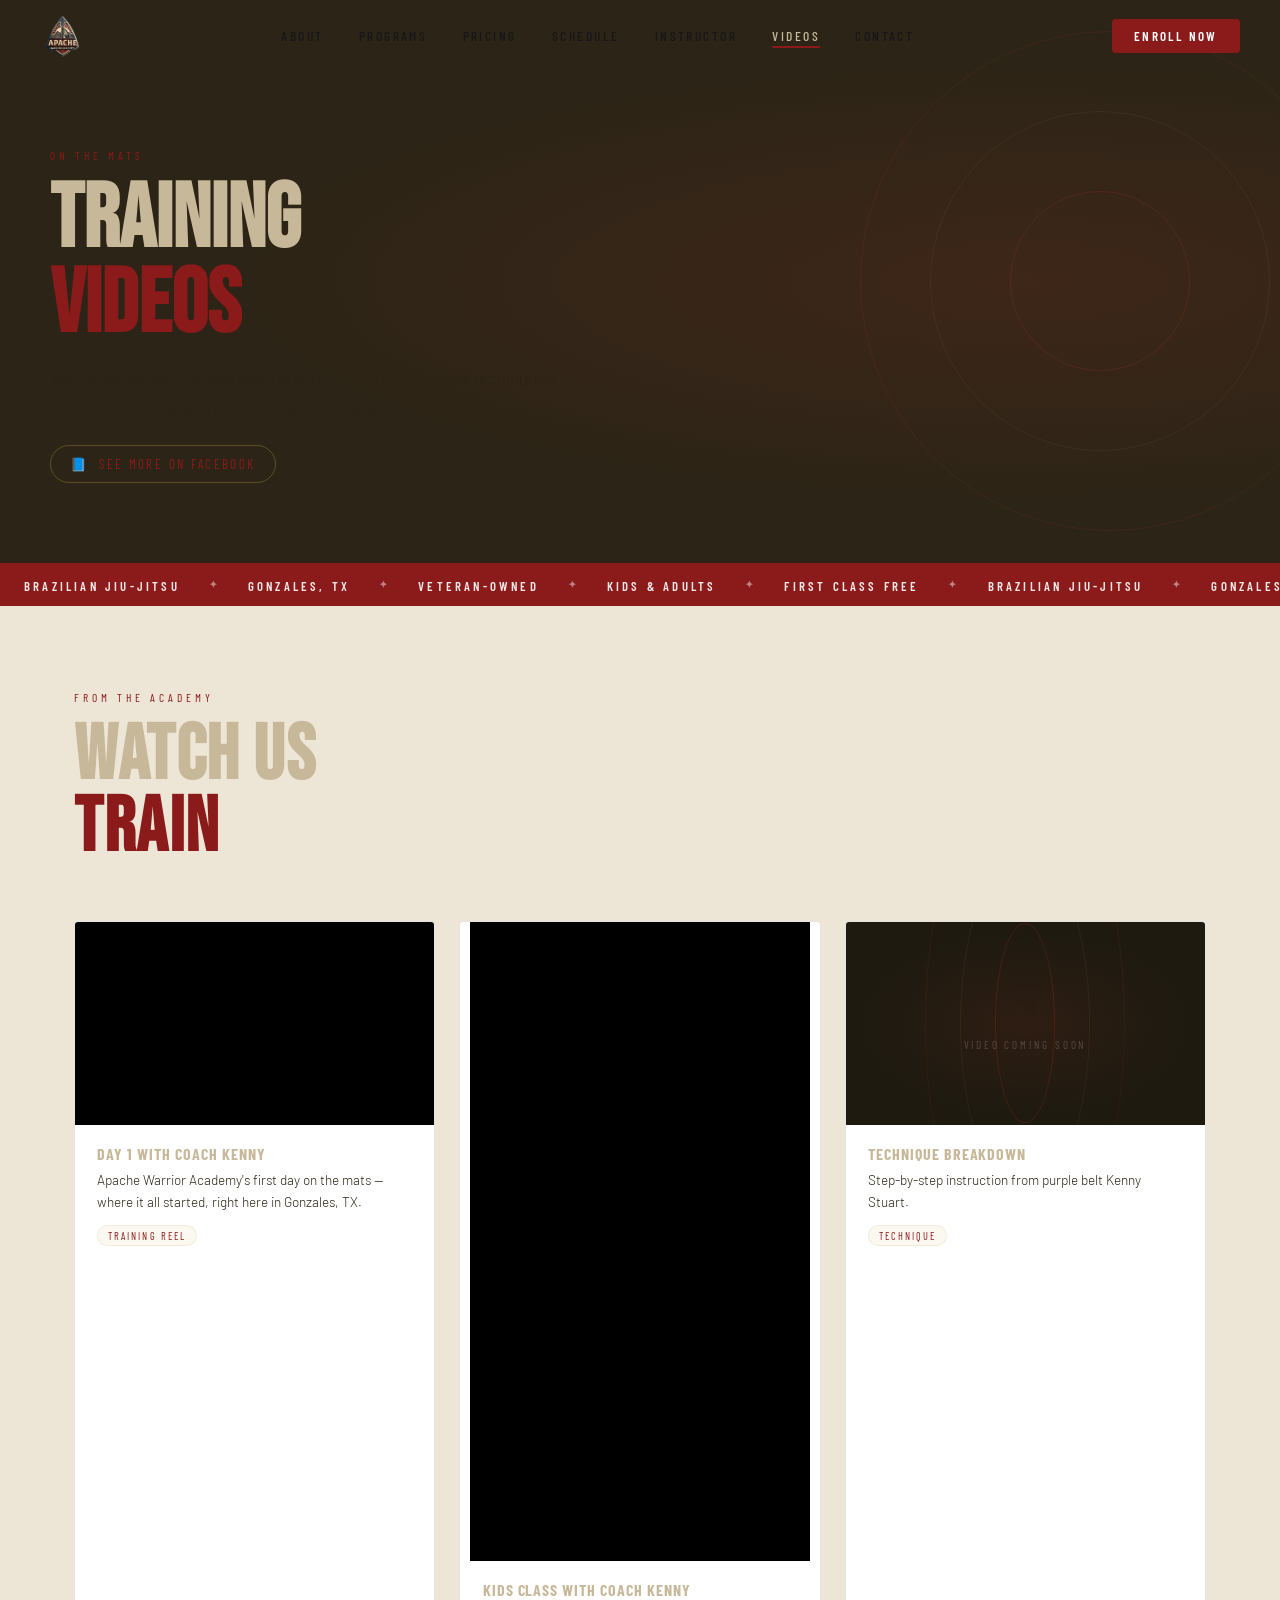
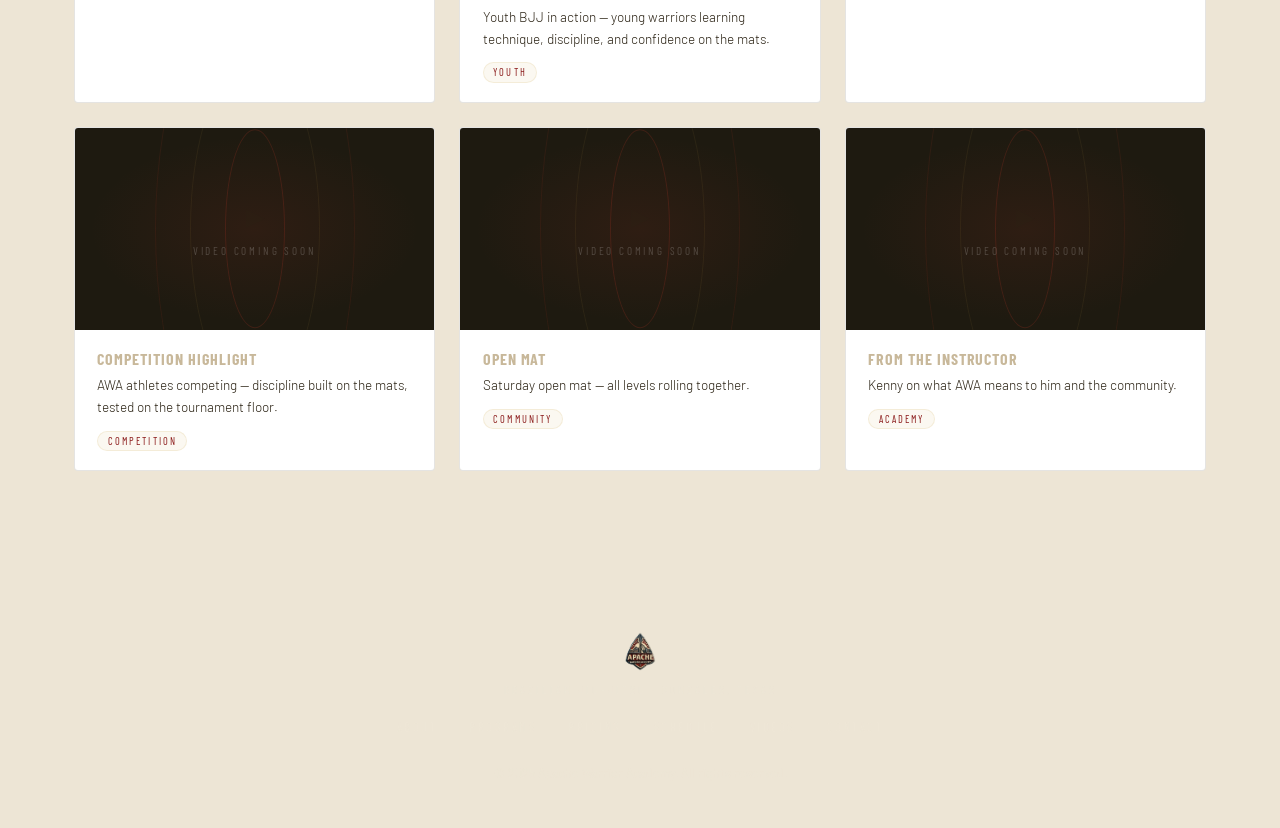
<file: videos.html>
<!DOCTYPE html>
<html lang="en">
<head>
<meta charset="UTF-8">
<meta name="viewport" content="width=device-width, initial-scale=1.0">
<title>Videos | Apache Warrior Academy</title>
<meta name="description" content="Watch training videos and reels from Apache Warrior Academy — Brazilian Jiu-Jitsu in Gonzales, TX.">
<link rel="preconnect" href="https://fonts.googleapis.com">
<link href="https://fonts.googleapis.com/css2?family=Bebas+Neue&family=Barlow:ital,wght@0,300;0,400;0,500;0,600;1,300&family=Barlow+Condensed:wght@400;500;600;700&display=swap" rel="stylesheet">
<link rel="stylesheet" href="css/style.css">
<link rel="stylesheet" href="css/pages.css">
<style>
  /* ── Videos page specific ── */
  .videos-hero {
    padding: 9rem 2rem 5rem;
    background: var(--black);
    position: relative; overflow: hidden;
  }
  .videos-hero-geo {
    position: absolute; inset: 0;
    background: radial-gradient(ellipse at 80% 50%, rgba(192,57,43,0.12) 0%, transparent 55%);
  }
  .videos-hero-geo .geo-ring { animation: slowSpin 40s linear infinite; }
  .videos-hero-geo .geo-ring-1 { width: 500px; height: 500px; right: -80px; top: 50%; transform: translateY(-50%); }
  .videos-hero-geo .geo-ring-2 { width: 340px; height: 340px; right: 10px; top: 50%; transform: translateY(-50%); border-color: rgba(201,168,76,0.08); animation-duration: 60s; animation-direction: reverse; }
  .videos-hero-geo .geo-ring-3 { width: 180px; height: 180px; right: 90px; top: 50%; transform: translateY(-50%); border-color: rgba(192,57,43,0.18); animation-duration: 25s; }

  .videos-hero-content { position: relative; z-index: 2; max-width: 1180px; margin: 0 auto; }
  .videos-hero h1 {
    font-family: var(--font-display);
    font-size: clamp(3rem, 7vw, 6rem);
    line-height: 0.95; color: var(--cream);
    margin-bottom: 1rem;
  }
  .videos-hero h1 em { color: var(--red); font-style: normal; }
  .videos-hero p {
    font-size: 1.05rem; font-weight: 300;
    color: var(--cream-dim); max-width: 520px; line-height: 1.7;
    margin-bottom: 1.5rem;
  }
  .fb-link {
    display: inline-flex; align-items: center; gap: 0.6rem;
    font-family: var(--font-cond);
    font-size: 0.82rem; letter-spacing: 0.18em; text-transform: uppercase;
    color: var(--gold); text-decoration: none;
    border: 1px solid rgba(201,168,76,0.3);
    padding: 0.6rem 1.2rem; border-radius: 100px;
    transition: border-color var(--transition), background var(--transition);
  }
  .fb-link:hover { border-color: var(--gold); background: rgba(201,168,76,0.06); }

  /* ── Video Grid ── */
  .videos-section { padding: 5rem 0 7rem; }
  .videos-inner { max-width: 1180px; margin: 0 auto; padding: 0 1.5rem; }

  .video-grid {
    display: grid;
    grid-template-columns: repeat(3, 1fr);
    gap: 1.5rem;
    margin-top: 3rem;
  }

  .video-card {
    background: var(--surface);
    border: 1px solid var(--border);
    border-radius: 4px; overflow: hidden;
    transition: border-color var(--transition), transform var(--transition);
  }
  .video-card:hover { border-color: rgba(192,57,43,0.35); transform: translateY(-3px); }

  .video-embed {
    position: relative; padding-bottom: 56.25%;
    background: var(--black); overflow: hidden;
  }
  .video-embed iframe {
    position: absolute; inset: 0;
    width: 100%; height: 100%; border: none;
  }

  /* Placeholder for empty slots */
  .video-placeholder {
    position: relative; padding-bottom: 56.25%;
    background: var(--near-black);
    overflow: hidden;
  }
  .video-placeholder-inner {
    position: absolute; inset: 0;
    display: flex; align-items: center; justify-content: center;
    flex-direction: column; gap: 0.8rem;
  }
  .vp-geo {
    position: absolute; inset: 0;
    background: radial-gradient(ellipse at 50% 50%, rgba(192,57,43,0.1) 0%, transparent 65%);
  }
  .vp-geo .pg-ring { position: absolute; border-radius: 50%; border: 1px solid rgba(192,57,43,0.1); }
  .vp-geo .pg-ring-1 { width: 200px; height: 200px; top: 50%; left: 50%; transform: translate(-50%,-50%); }
  .vp-geo .pg-ring-2 { width: 130px; height: 130px; top: 50%; left: 50%; transform: translate(-50%,-50%); border-color: rgba(201,168,76,0.08); }
  .vp-geo .pg-ring-3 { width: 60px; height: 60px; top: 50%; left: 50%; transform: translate(-50%,-50%); border-color: rgba(192,57,43,0.2); }
  .vp-label {
    position: relative; z-index: 2; text-align: center;
    font-family: var(--font-cond);
    font-size: 0.7rem; letter-spacing: 0.25em;
    text-transform: uppercase; color: rgba(255,255,255,0.2);
  }
  .vp-icon { position: relative; z-index: 2; font-size: 1.5rem; opacity: 0.2; }

  .video-info { padding: 1.2rem 1.4rem; }
  .video-title {
    font-family: var(--font-cond);
    font-size: 1rem; font-weight: 700;
    letter-spacing: 0.06em; text-transform: uppercase;
    color: var(--cream); margin-bottom: 0.4rem;
  }
  .video-desc {
    font-size: 0.85rem; font-weight: 300;
    color: var(--cream-dim); line-height: 1.6;
  }
  .video-tag {
    display: inline-block; margin-top: 0.8rem;
    font-family: var(--font-cond);
    font-size: 0.65rem; letter-spacing: 0.2em;
    text-transform: uppercase; color: var(--gold);
    background: rgba(201,168,76,0.08);
    border: 1px solid rgba(201,168,76,0.15);
    padding: 0.2rem 0.6rem; border-radius: 100px;
  }

  /* ── Add video CTA ── */
@media (max-width: 900px) {
    .video-grid { grid-template-columns: repeat(2, 1fr); }
  }
  @media (max-width: 580px) {
    .video-grid { grid-template-columns: 1fr; }
  }
</style>
  <style>
    .fb-embed {
      position: relative;
      padding-bottom: 56.25%;
      overflow: hidden;
      background: #000;
    }
    .fb-embed iframe {
      position: absolute;
      top: 0; left: 0;
      width: 100% !important;
      height: 100% !important;
      border: none;
    }
    /* Portrait/vertical reel (9:16 ratio) */
    .portrait-embed {
      padding-bottom: 177.8%;
      max-width: 340px;
      margin: 0 auto;
    }
  </style>
  <!-- Favicon -->
  <link rel="icon" type="image/png" sizes="32x32" href="images/favicon.png">
  <link rel="icon" type="image/png" sizes="192x192" href="images/favicon-192.png">
  <link rel="apple-touch-icon" sizes="192x192" href="images/favicon-192.png">
  <meta name="msapplication-TileImage" content="images/favicon-192.png">

  <!-- SEO / Open Graph -->
  <meta name="robots" content="index, follow">
  <meta name="theme-color" content="#C0392B">
  <meta property="og:type" content="website">
  <meta property="og:site_name" content="Apache Warrior Academy">
  <meta property="og:url" content="https://apachewarrioracademy.com/videos.html">
  <meta property="og:title" content="Videos | Apache Warrior Academy">
  <meta property="og:image" content="https://apachewarrioracademy.com/images/logo.png">
  <meta property="og:locale" content="en_US">
  <link rel="canonical" href="https://apachewarrioracademy.com/videos.html">
</head>
<body>

<!-- NAV -->
<nav id="navbar" class="scrolled">
  <div class="nav-inner">
    <a href="index.html" class="nav-logo">
      <img src="images/logo.png" alt="Apache Warrior Academy" class="logo-img" onerror="this.style.display='none';document.querySelector('.logo-text').style.display='block'">
      <span class="logo-text" style="display:none;">APACHE WARRIOR ACADEMY</span>
    </a>
    <ul class="nav-links" id="navLinks">
      <li><a href="about.html">About</a></li>
      <li><a href="programs.html">Programs</a></li>
      <li><a href="pricing.html">Pricing</a></li>
      <li><a href="schedule.html">Schedule</a></li>
      <li><a href="instructor.html">Instructor</a></li>
      <li><a href="videos.html" class="active-page">Videos</a></li>
      <li><a href="contact.html">Contact</a></li>
    </ul>
    <a href="enroll.html" class="nav-cta">Enroll Now</a>
    <button class="hamburger" id="hamburger" aria-label="Open menu">
      <span></span><span></span><span></span>
    </button>
  </div>
</nav>

<!-- HERO -->
<div class="videos-hero">
  <div class="videos-hero-geo">
    <div class="geo-ring geo-ring-1"></div>
    <div class="geo-ring geo-ring-2"></div>
    <div class="geo-ring geo-ring-3"></div>
  </div>
  <div class="videos-hero-content">
    <span class="label">On The Mats</span>
    <h1>TRAINING<br><em>VIDEOS</em></h1>
    <p>Watch Kenny and the AWA team in action. Real training, real techniques, real results — straight from the mats in Gonzales.</p>
    <a href="https://www.facebook.com/profile.php?id=61588543511512" target="_blank" rel="noopener" class="fb-link">
      📘 &nbsp;See more on Facebook
    </a>
  </div>
</div>

<!-- MARQUEE -->
<div class="marquee-strip">
  <div class="marquee-track">
    <span>Brazilian Jiu-Jitsu</span><span class="sep">✦</span>
    <span>Gonzales, TX</span><span class="sep">✦</span>
    <span>Veteran-Owned</span><span class="sep">✦</span>
    <span>Kids & Adults</span><span class="sep">✦</span>
    <span>First Class Free</span><span class="sep">✦</span>
    <span>Brazilian Jiu-Jitsu</span><span class="sep">✦</span>
    <span>Gonzales, TX</span><span class="sep">✦</span>
    <span>Veteran-Owned</span><span class="sep">✦</span>
    <span>Kids & Adults</span><span class="sep">✦</span>
    <span>First Class Free</span><span class="sep">✦</span>
  </div>
</div>

<!-- VIDEOS -->
<section class="videos-section">
  <div class="videos-inner">
    <div class="section-head reveal">
      <span class="label">From The Academy</span>
      <h2>WATCH US<br><em>TRAIN</em></h2>
    </div>

    <div class="video-grid">

      <!--
        ╔══════════════════════════════════════════════════════╗
        ║  HOW TO ADD A VIDEO:                                ║
        ║                                                      ║
        ║  Facebook video:                                     ║
        ║  1. Open video on Facebook                          ║
        ║  2. Click ··· → Embed → copy the src URL           ║
        ║  3. Replace the placeholder below with:             ║
        ║     <div class="video-embed">                       ║
        ║       <iframe src="PASTE_URL_HERE"                  ║
        ║         allowfullscreen></iframe>                    ║
        ║     </div>                                          ║
        ║                                                      ║
        ║  YouTube video:                                      ║
        ║  src="https://www.youtube.com/embed/VIDEO_ID"       ║
        ╚══════════════════════════════════════════════════════╝
      -->

      <!-- SLOT 1 — Facebook Reel embed -->
      <div class="video-card reveal">
        <div class="video-embed fb-embed">
          <iframe
            src="https://www.facebook.com/plugins/video.php?height=314&href=https%3A%2F%2Fwww.facebook.com%2Freel%2F2663422537375175%2F&show_text=false&width=560&t=0"
            width="560" height="314"
            style="border:none;overflow:hidden"
            scrolling="no" frameborder="0"
            allowfullscreen="true"
            allow="autoplay; clipboard-write; encrypted-media; picture-in-picture; web-share">
          </iframe>
        </div>
        <div class="video-info">
          <div class="video-title">Day 1 with Coach Kenny</div>
          <div class="video-desc">Apache Warrior Academy's first day on the mats — where it all started, right here in Gonzales, TX.</div>
          <span class="video-tag">Training Reel</span>
        </div>
      </div>

      <!-- SLOT 2 — Kids Class Reel (portrait 9:16) -->
      <div class="video-card reveal">
        <div class="video-embed fb-embed portrait-embed">
          <iframe
            src="https://www.facebook.com/plugins/video.php?height=476&href=https%3A%2F%2Fwww.facebook.com%2Freel%2F1320584970131747%2F&show_text=false&width=267&t=0"
            width="267" height="476"
            style="border:none;overflow:hidden"
            scrolling="no" frameborder="0"
            allowfullscreen="true"
            allow="autoplay; clipboard-write; encrypted-media; picture-in-picture; web-share">
          </iframe>
        </div>
        <div class="video-info">
          <div class="video-title">Kids Class with Coach Kenny</div>
          <div class="video-desc">Youth BJJ in action — young warriors learning technique, discipline, and confidence on the mats.</div>
          <span class="video-tag">Youth</span>
        </div>
      </div>

      <!-- SLOT 3 -->
      <div class="video-card reveal">
        <div class="video-placeholder">
          <div class="vp-geo">
            <div class="pg-ring pg-ring-1"></div>
            <div class="pg-ring pg-ring-2"></div>
            <div class="pg-ring pg-ring-3"></div>
          </div>
          <div class="video-placeholder-inner">
            <div class="vp-icon">▶</div>
            <div class="vp-label">Video Coming Soon</div>
          </div>
        </div>
        <div class="video-info">
          <div class="video-title">Technique Breakdown</div>
          <div class="video-desc">Step-by-step instruction from purple belt Kenny Stuart.</div>
          <span class="video-tag">Technique</span>
        </div>
      </div>

      <!-- SLOT 4 -->
      <div class="video-card reveal">
        <div class="video-placeholder">
          <div class="vp-geo">
            <div class="pg-ring pg-ring-1"></div>
            <div class="pg-ring pg-ring-2"></div>
            <div class="pg-ring pg-ring-3"></div>
          </div>
          <div class="video-placeholder-inner">
            <div class="vp-icon">▶</div>
            <div class="vp-label">Video Coming Soon</div>
          </div>
        </div>
        <div class="video-info">
          <div class="video-title">Competition Highlight</div>
          <div class="video-desc">AWA athletes competing — discipline built on the mats, tested on the tournament floor.</div>
          <span class="video-tag">Competition</span>
        </div>
      </div>

      <!-- SLOT 5 -->
      <div class="video-card reveal">
        <div class="video-placeholder">
          <div class="vp-geo">
            <div class="pg-ring pg-ring-1"></div>
            <div class="pg-ring pg-ring-2"></div>
            <div class="pg-ring pg-ring-3"></div>
          </div>
          <div class="video-placeholder-inner">
            <div class="vp-icon">▶</div>
            <div class="vp-label">Video Coming Soon</div>
          </div>
        </div>
        <div class="video-info">
          <div class="video-title">Open Mat</div>
          <div class="video-desc">Saturday open mat — all levels rolling together.</div>
          <span class="video-tag">Community</span>
        </div>
      </div>

      <!-- SLOT 6 -->
      <div class="video-card reveal">
        <div class="video-placeholder">
          <div class="vp-geo">
            <div class="pg-ring pg-ring-1"></div>
            <div class="pg-ring pg-ring-2"></div>
            <div class="pg-ring pg-ring-3"></div>
          </div>
          <div class="video-placeholder-inner">
            <div class="vp-icon">▶</div>
            <div class="vp-label">Video Coming Soon</div>
          </div>
        </div>
        <div class="video-info">
          <div class="video-title">From the Instructor</div>
          <div class="video-desc">Kenny on what AWA means to him and the community.</div>
          <span class="video-tag">Academy</span>
        </div>
      </div>

    </div><!-- /video-grid -->
</div>
</section>

<!-- FOOTER -->
<footer>
  <div class="footer-inner">
    <div class="footer-logo">
      <img src="images/logo.png" alt="Apache Warrior Academy" onerror="this.style.display='none';document.querySelector('.footer-logo-text').style.display='block'">
      <span class="footer-logo-text" style="display:none;">APACHE WARRIOR ACADEMY</span>
    </div>
    <div class="footer-tagline">Brazilian Jiu-Jitsu · Gonzales, Texas</div>
    <nav class="footer-nav">
      <a href="about.html">About</a>
      <a href="programs.html">Programs</a>
      <a href="pricing.html">Pricing</a>
      <a href="schedule.html">Schedule</a>
      <a href="videos.html">Videos</a>
      <a href="contact.html">Contact</a>
    </nav>
    <div class="footer-copy">© 2025 Apache Warrior Academy. All rights reserved.</div>
  </div>
</footer>

<script>
// Nav scroll
const navbar = document.getElementById('navbar');
window.addEventListener('scroll', () => {
  navbar.classList.toggle('scrolled', window.scrollY > 40);
}, { passive: true });

// Hamburger
const hamburger = document.getElementById('hamburger');
const navLinks  = document.getElementById('navLinks');
hamburger.addEventListener('click', () => {
  hamburger.classList.toggle('open');
  navLinks.classList.toggle('open');
  document.body.style.overflow = navLinks.classList.contains('open') ? 'hidden' : '';
});
navLinks.querySelectorAll('a').forEach(link => {
  link.addEventListener('click', () => {
    hamburger.classList.remove('open');
    navLinks.classList.remove('open');
    document.body.style.overflow = '';
  });
});

// Reveal
const obs = new IntersectionObserver((entries) => {
  entries.forEach(e => {
    if (e.isIntersecting) { e.target.classList.add('visible'); obs.unobserve(e.target); }
  });
}, { threshold: 0.08 });
document.querySelectorAll('.reveal').forEach(el => obs.observe(el));

// Active nav link
document.querySelectorAll('.nav-links a').forEach(a => {
  if (a.href === window.location.href) a.style.color = 'var(--cream)';
});
</script>

</body>
</html>
</file>
<file: css/style.css>
/* ============================================================
   APACHE WARRIOR ACADEMY — css/style.css
   Modern Editorial Martial Arts
   ============================================================ */

*, *::before, *::after { margin: 0; padding: 0; box-sizing: border-box; }

:root {
  /* ── Brand palette — matched to AWA logo ── */
  --red:        #8B1A1A;   /* deep crimson from logo burst panels */
  --red-dark:   #5C0F0F;   /* dark red shadows in logo */
  --red-light:  rgba(139,26,26,0.12);
  --black:      #2C2416;   /* dark charcoal from logo stone texture */
  --near-black: #1E1A10;
  --surface:    #FFFFFF;
  --surface-alt:#F0EAE0;   /* warm off-white, matches logo parchment */
  --border:     rgba(44,36,22,0.12);
  --cream:      #C8B89A;   /* aged parchment/stone from logo background */
  --cream-light:#EDE5D5;   /* lighter tint for page backgrounds */
  --cream-dim:  #2C2416;
  --stone:      #A89070;   /* mid-tone stone from logo */
  --gold:       #8B1A1A;
  --white:      #FFFFFF;
  --font-display: 'Bebas Neue', sans-serif;
  --font-cond:    'Barlow Condensed', sans-serif;
  --font-body:    'Barlow', sans-serif;
  --radius:     4px;
  --transition: 0.35s cubic-bezier(0.4, 0, 0.2, 1);
}

html { scroll-behavior: smooth; font-size: 16px; }

body {
  font-family: var(--font-body);
  background: var(--cream-light);  /* uniform light cream top to bottom */
  color: var(--black);
  overflow-x: hidden;
  -webkit-font-smoothing: antialiased;
}

/* ===== UTILITY ===== */
.container { max-width: 1180px; margin: 0 auto; padding: 0 1.5rem; }

.label {
  display: inline-block;
  font-family: var(--font-cond);
  font-size: 0.72rem;
  letter-spacing: 0.35em;
  text-transform: uppercase;
  color: var(--gold);
  margin-bottom: 1rem;
}

h2 {
  font-family: var(--font-display);
  font-size: clamp(2.8rem, 6vw, 5rem);
  line-height: 0.95;
  letter-spacing: 0.02em;
  color: var(--cream);
  margin-bottom: 1.5rem;
}
h2 em {
  font-style: normal;
  color: var(--red);
  -webkit-text-stroke: 0;
}

.section-head { margin-bottom: 3.5rem; }

/* ===== BUTTONS ===== */
.btn-primary {
  display: inline-block;
  background: var(--red);
  color: var(--white);
  font-family: var(--font-cond);
  font-size: 0.95rem;
  font-weight: 600;
  letter-spacing: 0.18em;
  text-transform: uppercase;
  text-decoration: none;
  padding: 0.85rem 2.2rem;
  border: 2px solid var(--red);
  border-radius: var(--radius);
  cursor: pointer;
  transition: var(--transition);
  white-space: nowrap;
}
.btn-primary:hover {
  background: transparent;
  color: var(--red);
}
.btn-primary.full { width: 100%; text-align: center; display: block; }

.btn-ghost {
  display: inline-block;
  background: var(--red);
  color: #FFFFFF;
  font-family: var(--font-cond);
  font-size: 0.95rem;
  font-weight: 600;
  letter-spacing: 0.18em;
  text-transform: uppercase;
  text-decoration: none;
  padding: 0.85rem 2.2rem;
  border: 2px solid var(--red);
  border-radius: var(--radius);
  cursor: pointer;
  transition: var(--transition);
}
.btn-ghost:hover { background: var(--red-dark); border-color: var(--red-dark); color: #FFFFFF; }

.btn-white {
  display: inline-block;
  background: var(--white);
  color: var(--red);
  font-family: var(--font-cond);
  font-size: 1rem;
  font-weight: 700;
  letter-spacing: 0.18em;
  text-transform: uppercase;
  text-decoration: none;
  padding: 1rem 2.8rem;
  border: 2px solid var(--white);
  border-radius: var(--radius);
  cursor: pointer;
  transition: var(--transition);
}
.btn-white:hover { background: transparent; color: var(--white); }

/* ===== SCROLL REVEAL ===== */
.reveal {
  opacity: 0;
  transform: translateY(28px);
  transition: opacity 0.75s ease, transform 0.75s ease;
}
.reveal.visible { opacity: 1; transform: translateY(0); }

/* ===== NAV ===== */
#navbar {
  position: fixed; top: 0; left: 0; right: 0; z-index: 200;
  background: transparent;
  transition: background 0.4s, box-shadow 0.4s;
}
/* Inner pages start with .scrolled class — keep cream bg on all states */
#navbar.scrolled,
.page-body ~ #navbar { background: rgba(232,221,197,0.98); }
#navbar.scrolled {
  background: rgba(232,221,197,0.98);
  backdrop-filter: blur(16px);
  box-shadow: 0 1px 0 var(--border);
}
.nav-inner {
  width: 100%;
  max-width: 100%;
  display: flex; align-items: center; justify-content: space-between;
  padding: 0 2.5rem; height: 72px;
  box-sizing: border-box;
}
.nav-logo {
  text-decoration: none;
  display: flex; align-items: center;
}
.nav-logo .logo-img { height: 44px; width: auto; object-fit: contain; }
.nav-logo .logo-text {
  font-family: var(--font-display);
  font-size: 1.15rem;
  letter-spacing: 0.1em;
  color: #171719;
}

.nav-links {
  display: flex; gap: 2.2rem; list-style: none;
}
.nav-links a {
  font-family: var(--font-cond);
  font-size: 0.85rem;
  font-weight: 500;
  letter-spacing: 0.18em;
  text-transform: uppercase;
  text-decoration: none;
  color: #171719;
  transition: color var(--transition);
}
.nav-links a:hover { color: #7A171B; }

.nav-cta {
  font-family: var(--font-cond);
  font-size: 0.82rem;
  font-weight: 600;
  letter-spacing: 0.18em;
  text-transform: uppercase;
  text-decoration: none;
  color: var(--white);
  background: var(--red);
  padding: 0.55rem 1.4rem;
  border-radius: var(--radius);
  transition: background var(--transition);
}
.nav-cta:hover { background: var(--red-dark); }

/* ── Theme toggle button ── */
.theme-toggle {
  display: flex; align-items: center; gap: 0.4rem;
  background: none; border: 1px solid rgba(44,36,22,0.25);
  border-radius: 100px; padding: 0.3rem 0.9rem;
  cursor: pointer; font-family: var(--font-cond);
  font-size: 0.72rem; font-weight: 600; letter-spacing: 0.12em;
  text-transform: uppercase; color: var(--black);
  transition: background var(--transition), color var(--transition), border-color var(--transition);
  white-space: nowrap;
}
.theme-toggle:hover { background: rgba(44,36,22,0.07); }

/* ══════════════════════════════════════════════
   DARK MODE — uniform charcoal bg, cream text
   ══════════════════════════════════════════════ */
body.dark-mode {
  background: #2C2416 !important;
  color: #EDE5D5 !important;
}

/* Nav */
body.dark-mode nav,
body.dark-mode #navbar { background: rgba(30,26,16,0.98) !important; border-bottom-color: rgba(200,184,154,0.1) !important; }
body.dark-mode .nav-links a { color: #EDE5D5 !important; }
body.dark-mode .nav-links a:hover { color: #C8B89A !important; }
body.dark-mode .hamburger span { background: #EDE5D5 !important; }
body.dark-mode .theme-toggle { border-color: rgba(200,184,154,0.3) !important; color: #EDE5D5 !important; }
body.dark-mode .theme-toggle:hover { background: rgba(200,184,154,0.1) !important; }

/* Sections — all same dark bg */
body.dark-mode section,
body.dark-mode .programs,
body.dark-mode .schedule,
body.dark-mode .pricing,
body.dark-mode .about,
body.dark-mode .founder,
body.dark-mode .reviews-section,
body.dark-mode .contact-section,
body.dark-mode .cta-section { background: #2C2416 !important; }

/* Cards */
body.dark-mode .prog-card,
body.dark-mode .price-card,
body.dark-mode .review-card { background: #3A3020 !important; border-color: rgba(200,184,154,0.12) !important; }
body.dark-mode .prog-card:hover,
body.dark-mode .price-card:hover { border-color: rgba(139,26,26,0.4) !important; }

/* Pricing card text — dark mode */
body.dark-mode .price-header h3 { color: #EDE5D5 !important; }
body.dark-mode .price-tag { color: #EDE5D5 !important; }
body.dark-mode .price-tag sup,
body.dark-mode .price-tag span { color: #C8B89A !important; }
body.dark-mode .price-period { color: rgba(237,229,213,0.6) !important; }
body.dark-mode .price-list li { color: rgba(237,229,213,0.75) !important; border-color: rgba(200,184,154,0.08) !important; }
body.dark-mode .price-note { color: rgba(237,229,213,0.6) !important; }
body.dark-mode .price-card.featured { background: rgba(139,26,26,0.2) !important; border-color: rgba(139,26,26,0.5) !important; }
/* Family table in dark mode */
body.dark-mode .family-table { background: #3A3020 !important; border-color: rgba(200,184,154,0.1) !important; }
body.dark-mode .family-header h3 { color: #EDE5D5 !important; }
body.dark-mode .family-header p { color: rgba(237,229,213,0.7) !important; }
body.dark-mode .family-row { color: rgba(237,229,213,0.7) !important; border-color: rgba(200,184,154,0.08) !important; }
body.dark-mode .family-example { color: rgba(237,229,213,0.65) !important; border-color: rgba(139,26,26,0.2) !important; }
body.dark-mode .family-example strong { color: #EDE5D5 !important; }

/* Military/First Responder card in dark mode */
body.dark-mode .mil-badge { color: #C8B89A !important; background: rgba(200,184,154,0.08) !important; border-color: rgba(200,184,154,0.25) !important; }
body.dark-mode .military-solo .price-header h3 { color: #EDE5D5 !important; }
body.dark-mode .military-solo .price-tag { color: #EDE5D5 !important; }
body.dark-mode .military-solo .price-tag sup,
body.dark-mode .military-solo .price-tag span { color: #C8B89A !important; }
body.dark-mode .military-solo .price-period { color: rgba(237,229,213,0.6) !important; }
body.dark-mode .military-solo .price-list li { color: rgba(237,229,213,0.75) !important; border-color: rgba(200,184,154,0.08) !important; }
body.dark-mode .military-solo .price-note { color: rgba(237,229,213,0.6) !important; }
body.dark-mode .mil-was { color: rgba(237,229,213,0.4) !important; }
body.dark-mode .mil-save { color: #C8B89A !important; }

/* Schedule calendar cards in dark mode */
body.dark-mode .cal-day { background: #3A3020 !important; border-color: rgba(200,184,154,0.12) !important; }
body.dark-mode .cal-day-header { background: rgba(200,184,154,0.06) !important; border-color: rgba(200,184,154,0.1) !important; }
body.dark-mode .cal-day-name { color: #EDE5D5 !important; }
body.dark-mode .cal-slot-name { color: #EDE5D5 !important; }
body.dark-mode .cal-slot-time { color: rgba(200,184,154,0.7) !important; opacity: 1 !important; }
body.dark-mode .cal-slot-ages { color: rgba(200,184,154,0.6) !important; opacity: 1 !important; }
body.dark-mode .cal-legend-item { color: #EDE5D5 !important; }

/* Text */
body.dark-mode h1, body.dark-mode h2, body.dark-mode h3,
body.dark-mode h4, body.dark-mode h5 { color: #EDE5D5 !important; }
body.dark-mode p { color: rgba(237,229,213,0.8) !important; }
body.dark-mode .label { color: #C8B89A !important; }
body.dark-mode .prog-card h3,
body.dark-mode .price-tag,
body.dark-mode .fn-name { color: #EDE5D5 !important; }
body.dark-mode .prog-card p,
body.dark-mode .price-list li,
body.dark-mode .founder-text p { color: rgba(237,229,213,0.7) !important; }

/* Tables */
body.dark-mode .sched-table thead th { background: rgba(139,26,26,0.3) !important; color: #EDE5D5 !important; border-color: rgba(200,184,154,0.1) !important; }
body.dark-mode .sched-table tbody td { color: rgba(237,229,213,0.75) !important; border-color: rgba(200,184,154,0.08) !important; }
body.dark-mode .sched-table tbody tr:hover td { background: rgba(139,26,26,0.08) !important; }

/* Footer — matches mode background */
body.dark-mode footer { background: #1E1A10 !important; border-top: none !important; }
body.dark-mode .footer-logo-text { color: #EDE5D5 !important; }
body.dark-mode .footer-tagline,
body.dark-mode .footer-copy { color: rgba(237,229,213,0.65) !important; }
body.dark-mode .footer-nav a { color: rgba(237,229,213,0.7) !important; }
body.dark-mode .footer-nav a:hover { color: #EDE5D5 !important; }
body.dark-mode .footer-social a { color: #EDE5D5 !important; border-color: rgba(237,229,213,0.3) !important; }

/* Inner page hero banner — light mode: cream bg, dark text */
/* Inner page banners — light mode: cream bg, dark text */
body.light-mode .page-hero { background: #EDE5D5 !important; }
body.light-mode .page-hero .hero-overlay { background: rgba(237,229,213,0.0) !important; }
body.light-mode .page-hero-content h1 { color: #2C2416 !important; }
body.light-mode .page-hero-content h1 em { color: #8B1A1A !important; }
body.light-mode .page-hero-sub { color: rgba(44,36,22,0.7) !important; }
body.light-mode .label { color: #8B1A1A !important; }
body.light-mode .page-hero-geo .geo-ring { border-color: rgba(139,26,26,0.12) !important; }

/* Inner page banners — dark mode: dark charcoal bg, cream text */
body.dark-mode .page-hero { background: #2C2416 !important; }
body.dark-mode .page-hero .hero-overlay { background: rgba(44,36,22,0.0) !important; }
body.dark-mode .page-hero-content h1 { color: #EDE5D5 !important; }
body.dark-mode .page-hero-content h1 em { color: #8B1A1A !important; }
body.dark-mode .page-hero-sub { color: rgba(237,229,213,0.7) !important; }
body.dark-mode .page-hero-geo .geo-ring { border-color: rgba(139,26,26,0.2) !important; }

/* Forms */
body.dark-mode input,
body.dark-mode select,
body.dark-mode textarea { background: #3A3020 !important; color: #EDE5D5 !important; border-color: rgba(200,184,154,0.2) !important; }
body.dark-mode input::placeholder,
body.dark-mode textarea::placeholder { color: rgba(200,184,154,0.4) !important; }

/* Misc */
body.dark-mode .cred { background: rgba(200,184,154,0.06) !important; border-color: rgba(200,184,154,0.12) !important; color: rgba(237,229,213,0.65) !important; }
body.dark-mode .founder-photo { background: #3A3020 !important; }
body.dark-mode .info-label { color: rgba(200,184,154,0.6) !important; }
body.dark-mode .info-val, body.dark-mode .info-val a { color: #EDE5D5 !important; }

/* CTA banner — always red regardless of mode */
body.dark-mode .cta-banner,
body.light-mode .cta-banner { background: linear-gradient(135deg, #5C0F0F 0%, #8B1A1A 100%) !important; }

/* CTA banner label — always white on red background */
body.light-mode .cta-banner .label,
body.dark-mode .cta-banner .label { color: rgba(255,255,255,0.85) !important; }

/* CTA banner text — always white on red background, both modes */
body.light-mode .cta-banner h2,
body.dark-mode  .cta-banner h2  { color: #FFFFFF !important; }
body.light-mode .cta-banner h2 em,
body.dark-mode  .cta-banner h2 em { color: #FFFFFF !important; -webkit-text-stroke: 0 !important; font-style: normal; }
body.light-mode .cta-banner p,
body.dark-mode  .cta-banner p   { color: rgba(255,255,255,0.85) !important; }

/* Hero text — dark mode: cream so it reads against the photo + overlay */
body.dark-mode .hero-title--unified { color: #2C2416 !important; }
body.dark-mode .hero-title--unified em { color: #8B1A1A !important; }
body.dark-mode .hero-academy-name { color: rgba(44,36,22,0.8) !important; }
body.dark-mode .hero-tagline { color: rgba(44,36,22,0.7) !important; }
body.dark-mode .hero-content--centered .hero-sub { color: rgba(44,36,22,0.8) !important; }
body.dark-mode .hero-meta { color: rgba(44,36,22,0.6) !important; }
body.dark-mode .hero-meta a { color: rgba(44,36,22,0.75) !important; border-bottom-color: rgba(44,36,22,0.25) !important; }
body.dark-mode .hero-location-pill { background: rgba(255,255,255,0.75) !important; color: #2C2416 !important; border-color: rgba(44,36,22,0.2) !important; }
body.dark-mode .hero-btn-ghost { background: rgba(255,255,255,0.8) !important; color: #2C2416 !important; border-color: rgba(44,36,22,0.3) !important; }

/* ── Contact form — LIGHT MODE ── */
body.light-mode .contact-form-wrap { background: #F0EAE0 !important; border-color: rgba(44,36,22,0.2) !important; }
body.light-mode .contact-form-wrap input,
body.light-mode .contact-form-wrap select,
body.light-mode .contact-form-wrap textarea { background: #F0EAE0 !important; color: #1E1A10 !important; border-color: rgba(44,36,22,0.2) !important; }
body.light-mode .contact-form-wrap input::placeholder,
body.light-mode .contact-form-wrap textarea::placeholder { color: rgba(30,26,16,0.4) !important; }
body.light-mode .contact-form-wrap label { color: #1E1A10 !important; }
body.light-mode .contact-form-wrap .btn-primary { background: #8B1A1A !important; color: #FFFFFF !important; border-color: #8B1A1A !important; }
body.light-mode .contact-form-wrap .btn-primary:hover,
body.light-mode .contact-form-wrap .btn-primary:focus { background: #5C0F0F !important; border-color: #5C0F0F !important; }

/* ── Contact form — DARK MODE ── */
body.dark-mode .contact-form-wrap { background: #3A3020 !important; border-color: rgba(200,184,154,0.15) !important; }
body.dark-mode .contact-form-wrap input,
body.dark-mode .contact-form-wrap select,
body.dark-mode .contact-form-wrap textarea { background: #2C2416 !important; color: #F0EAE0 !important; border-color: rgba(200,184,154,0.2) !important; }
body.dark-mode .contact-form-wrap input::placeholder,
body.dark-mode .contact-form-wrap textarea::placeholder { color: rgba(200,184,154,0.4) !important; }
body.dark-mode .contact-form-wrap label { color: #C8B89A !important; }
body.dark-mode .contact-form-wrap .btn-primary { background: #5C0F0F !important; color: #FFFFFF !important; border-color: #5C0F0F !important; }
body.dark-mode .contact-form-wrap .btn-primary:hover,
body.dark-mode .contact-form-wrap .btn-primary:focus { background: #8B1A1A !important; border-color: #8B1A1A !important; }

/* ── Chips — unselected default per mode ── */
body.light-mode .chip { color: #2C2416 !important; border-color: rgba(44,36,22,0.25) !important; background: transparent !important; }
body.light-mode .chip:hover { border-color: rgba(139,26,26,0.4) !important; color: #8B1A1A !important; }
body.dark-mode .chip { color: #C8B89A !important; border-color: rgba(200,184,154,0.3) !important; background: rgba(200,184,154,0.05) !important; }
body.dark-mode .chip:hover { border-color: #C8B89A !important; color: #F0EAE0 !important; }

/* ── Chips — selected per mode ── */
body.light-mode .chip.selected { background: rgba(139,26,26,0.12) !important; border-color: #8B1A1A !important; color: #8B1A1A !important; }
body.dark-mode .chip.selected { background: rgba(200,184,154,0.12) !important; border-color: #C8B89A !important; color: #F0EAE0 !important; }

/* ── Enroll form — LIGHT MODE ── */
body.light-mode .enroll-form-wrap { background: #F0EAE0 !important; border-color: rgba(44,36,22,0.2) !important; }
body.light-mode .enroll-form-title { color: #1E1A10 !important; }
body.light-mode .enroll-form-sub { color: rgba(30,26,16,0.5) !important; }
body.light-mode .enroll-form input,
body.light-mode .enroll-form select,
body.light-mode .enroll-form textarea { background: #F0EAE0 !important; color: #1E1A10 !important; border-color: rgba(44,36,22,0.2) !important; }
body.light-mode .enroll-form input:focus,
body.light-mode .enroll-form select:focus,
body.light-mode .enroll-form textarea:focus { background: #F0EAE0 !important; }
body.light-mode .enroll-form input::placeholder,
body.light-mode .enroll-form textarea::placeholder { color: rgba(30,26,16,0.4) !important; }
body.light-mode .ef-label { color: #1E1A10 !important; }
body.light-mode .ef-hint { color: rgba(30,26,16,0.5) !important; }
body.light-mode .enroll-submit .btn-primary { background: #8B1A1A !important; color: #FFFFFF !important; border-color: #8B1A1A !important; }
body.light-mode .enroll-submit .btn-primary:hover,
body.light-mode .enroll-submit .btn-primary:focus { background: #5C0F0F !important; border-color: #5C0F0F !important; }
body.light-mode .enroll-waiver-text { color: #1E1A10 !important; }
body.light-mode .enroll-waiver-full { color: #1E1A10 !important; }

/* ── Enroll form — DARK MODE ── */
body.dark-mode .enroll-form-wrap { background: #3A3020 !important; border-color: rgba(200,184,154,0.15) !important; }
body.dark-mode .enroll-form-title { color: #EDE5D5 !important; }
body.dark-mode .enroll-form-sub { color: rgba(200,184,154,0.6) !important; }
body.dark-mode .enroll-form input,
body.dark-mode .enroll-form select,
body.dark-mode .enroll-form textarea { background: #2C2416 !important; color: #F0EAE0 !important; border-color: rgba(200,184,154,0.2) !important; }
body.dark-mode .enroll-form input:focus,
body.dark-mode .enroll-form select:focus,
body.dark-mode .enroll-form textarea:focus { background: #2C2416 !important; }
body.dark-mode .enroll-form input::placeholder,
body.dark-mode .enroll-form textarea::placeholder { color: rgba(200,184,154,0.4) !important; }
body.dark-mode .enroll-form select option { background: #2C2416 !important; color: #F0EAE0 !important; }
body.dark-mode .ef-label { color: #C8B89A !important; }
body.dark-mode .ef-hint { color: rgba(200,184,154,0.5) !important; }
body.dark-mode .ef-divider { color: #C8B89A !important; border-top-color: rgba(200,184,154,0.15) !important; }
body.dark-mode .enroll-submit .btn-primary { background: #5C0F0F !important; color: #FFFFFF !important; border-color: #5C0F0F !important; }
body.dark-mode .enroll-submit .btn-primary:hover,
body.dark-mode .enroll-submit .btn-primary:focus { background: #8B1A1A !important; border-color: #8B1A1A !important; }
body.dark-mode .enroll-waiver-block { background: rgba(200,184,154,0.05) !important; border-color: rgba(200,184,154,0.12) !important; }
body.dark-mode .enroll-waiver-text { color: rgba(237,229,213,0.75) !important; }
body.dark-mode .enroll-waiver-full { background: rgba(44,36,22,0.5) !important; border-color: rgba(200,184,154,0.1) !important; color: rgba(237,229,213,0.7) !important; }
body.dark-mode .enroll-waiver-full strong { color: #EDE5D5 !important; }
body.dark-mode .enroll-disclaimer { color: rgba(200,184,154,0.5) !important; opacity: 1 !important; }

.hamburger {
  display: none; background: none; border: none; cursor: pointer;
  flex-direction: column; gap: 6px; padding: 4px;
}
.hamburger span {
  display: block; width: 22px; height: 2px;
  background: #171719; border-radius: 2px;
  transition: var(--transition);
}
.hamburger.open span:nth-child(1) { transform: translateY(8px) rotate(45deg); }
.hamburger.open span:nth-child(2) { opacity: 0; }
.hamburger.open span:nth-child(3) { transform: translateY(-8px) rotate(-45deg); }

/* ===== HERO ===== */
.hero {
  position: relative;
  min-height: 100svh;
  display: flex; align-items: flex-end;
  padding: 7rem 2rem 4rem;
  overflow: hidden;
}

.hero-bg {
  position: absolute; inset: 0; z-index: 0;
  background:
    radial-gradient(ellipse at 15% 70%, rgba(192,57,43,0.18) 0%, transparent 50%),
    radial-gradient(ellipse at 85% 20%, rgba(192,57,43,0.08) 0%, transparent 40%),
    var(--black);
}
.hero-overlay {
  position: absolute; inset: 0;
  background: rgba(255,255,255,0.55);
}

/* Geometric hero elements */
.hero-geo { position: absolute; inset: 0; overflow: hidden; }

.geo-ring {
  position: absolute;
  border-radius: 50%;
  border: 1px solid rgba(192,57,43,0.12);
  animation: slowSpin 40s linear infinite;
}
.geo-ring-1 {
  width: 600px; height: 600px;
  right: -100px; top: 50%; transform: translateY(-50%);
}
.geo-ring-2 {
  width: 440px; height: 440px;
  right: -20px; top: 50%; transform: translateY(-50%);
  border-color: rgba(201,168,76,0.08);
  animation-direction: reverse;
  animation-duration: 60s;
}
.geo-ring-3 {
  width: 260px; height: 260px;
  right: 80px; top: 50%; transform: translateY(-50%);
  border-color: rgba(192,57,43,0.18);
  animation-duration: 25s;
}

.geo-slash {
  position: absolute;
  width: 2px;
  height: 200%;
  background: linear-gradient(to bottom, transparent, rgba(192,57,43,0.15), transparent);
  top: -50%; right: 28%;
  transform: rotate(22deg);
}
.geo-slash-2 {
  right: 38%;
  opacity: 0.5;
  transform: rotate(22deg);
}

@keyframes slowSpin {
  from { transform: translateY(-50%) rotate(0deg); }
  to   { transform: translateY(-50%) rotate(360deg); }
}

/* Noise texture overlay */
.hero::after {
  content: '';
  position: absolute; inset: 0; z-index: 1;
  background-image: url("data:image/svg+xml,%3Csvg xmlns='http://www.w3.org/2000/svg' width='300' height='300'%3E%3Cfilter id='n'%3E%3CfeTurbulence type='fractalNoise' baseFrequency='0.75' numOctaves='4' stitchTiles='stitch'/%3E%3C/filter%3E%3Crect width='300' height='300' filter='url(%23n)' opacity='0.04'/%3E%3C/svg%3E");
  pointer-events: none;
}

.hero-content {
  position: relative; z-index: 2;
  max-width: 780px;
  padding-top: 2rem;
}
.hero-eyebrow {
  display: flex; align-items: center; gap: 0.8rem;
  font-family: var(--font-cond);
  font-size: 0.78rem; letter-spacing: 0.28em;
  text-transform: uppercase;
  color: var(--gold);
  margin-bottom: 1.6rem;
}
.dot { width: 5px; height: 5px; border-radius: 50%; background: var(--gold); display: inline-block; }

.hero-title {
  font-family: var(--font-display);
  font-size: clamp(4.5rem, 11vw, 9.5rem);
  line-height: 0.92;
  letter-spacing: 0.02em;
  color: var(--cream);
  margin-bottom: 1.5rem;
  display: flex; flex-direction: column;
}
.hero-title .accent-line { color: var(--red); }

.hero-sub {
  font-size: clamp(1.1rem, 2.2vw, 1.35rem);
  font-weight: 300;
  line-height: 1.75;
  color: var(--cream);
  max-width: 560px;
  margin-bottom: 2.5rem;
}

.hero-actions { display: flex; gap: 1rem; flex-wrap: wrap; }

.hero-scroll-hint {
  position: absolute; left: 2.5rem; bottom: 2.5rem; z-index: 2;
  display: flex; flex-direction: column; align-items: center; gap: 0.6rem;
  opacity: 0.35;
}
.scroll-line {
  width: 1px; height: 48px;
  background: linear-gradient(to bottom, var(--cream), transparent);
  animation: scrollDown 1.8s ease-in-out infinite;
}
@keyframes scrollDown {
  0%   { transform: scaleY(0); transform-origin: top; }
  50%  { transform: scaleY(1); transform-origin: top; }
  50.01% { transform: scaleY(1); transform-origin: bottom; }
  100% { transform: scaleY(0); transform-origin: bottom; }
}
.hero-scroll-hint span {
  font-family: var(--font-cond);
  font-size: 0.65rem; letter-spacing: 0.35em;
  writing-mode: vertical-rl;
  text-transform: uppercase;
}

/* ===== MARQUEE ===== */
.marquee-strip {
  background: var(--red);
  padding: 0.75rem 0;
  overflow: hidden;
  white-space: nowrap;
}
.marquee-track {
  display: inline-flex; gap: 0;
  animation: marquee 30s linear infinite;
}
.marquee-track span {
  font-family: var(--font-cond);
  font-size: 0.8rem; font-weight: 600;
  letter-spacing: 0.25em;
  text-transform: uppercase;
  color: rgba(255,255,255,0.9);
  padding: 0 1.5rem;
}
.marquee-track .sep {
  font-size: 0.6rem; padding: 0 0.3rem;
  opacity: 0.5;
}
@keyframes marquee {
  from { transform: translateX(0); }
  to   { transform: translateX(-50%); }
}

/* ===== ABOUT ===== */
.about { padding: 7rem 0; }
.about-grid {
  display: grid;
  grid-template-columns: 1fr 1.1fr;
  gap: 5rem;
  align-items: center;
}
.about-img-wrap {
  position: relative;
  aspect-ratio: 4/5;
  border-radius: 3px;
  overflow: hidden;
  background: var(--surface);
  border: 1px solid var(--border);
}
.about-img-wrap img {
  width: 100%; height: 100%;
  object-fit: cover; display: block;
}
.about-img-wrap.img-fallback {
  background: linear-gradient(145deg, rgba(192,57,43,0.2), var(--surface));
}
.about-badge {
  position: absolute; bottom: 1.5rem; right: 1.5rem;
  background: var(--red);
  padding: 1rem 1.2rem;
  border-radius: 2px;
  text-align: center;
}
.badge-num {
  font-family: var(--font-display);
  font-size: 2.2rem; line-height: 1;
  color: var(--white);
}
.badge-label {
  font-family: var(--font-cond);
  font-size: 0.65rem; letter-spacing: 0.2em;
  text-transform: uppercase;
  color: rgba(255,255,255,0.75);
  margin-top: 0.2rem;
}

.about-text p {
  font-weight: 300; line-height: 1.8;
  color: var(--cream-dim);
  margin-bottom: 1.2rem;
  font-size: 1.05rem;
}
.about-stats {
  display: flex; gap: 3rem; margin: 2.5rem 0;
}
.stat { flex: 0 0 auto; }
.stat-num {
  font-family: var(--font-display);
  font-size: 2.8rem; line-height: 1;
  color: var(--red);
}
.stat-lbl {
  font-family: var(--font-cond);
  font-size: 0.7rem; letter-spacing: 0.2em;
  text-transform: uppercase;
  color: var(--cream-dim);
  margin-top: 0.3rem;
}

/* ===== PROGRAMS ===== */
.programs {
  padding: 7rem 0;
  background: #FFFFFF;
  border-top: 1px solid var(--border);
  border-bottom: 1px solid var(--border);
}
.programs-grid {
  display: grid;
  grid-template-columns: repeat(3, 1fr);
  gap: 1px;
  background: var(--border);
  border: 1px solid var(--border);
  border-radius: 3px;
  overflow: hidden;
}
.prog-card {
  background: #FFFFFF;
  padding: 2.5rem 2rem;
  transition: background var(--transition);
  position: relative;
  overflow: hidden;
}
.prog-card::after {
  content: '';
  position: absolute; bottom: 0; left: 0; right: 0;
  height: 3px; background: var(--red);
  transform: scaleX(0); transform-origin: left;
  transition: transform var(--transition);
}
.prog-card:hover { background: var(--surface); }
.prog-card:hover::after { transform: scaleX(1); }

.prog-num {
  font-family: var(--font-display);
  font-size: 3.5rem;
  line-height: 1;
  color: rgba(192,57,43,0.18);
  margin-bottom: 0.8rem;
  letter-spacing: -0.02em;
  transition: color var(--transition);
}
.prog-card:hover .prog-num { color: rgba(192,57,43,0.35); }
.prog-card h3 {
  font-family: var(--font-cond);
  font-size: 1.25rem; font-weight: 700;
  letter-spacing: 0.06em; text-transform: uppercase;
  color: var(--cream);
  margin-bottom: 0.8rem;
}
.prog-card p {
  font-weight: 300; font-size: 0.92rem;
  line-height: 1.7; color: var(--cream-dim);
  margin-bottom: 1.2rem;
}
.prog-tag {
  font-family: var(--font-cond);
  font-size: 0.7rem; letter-spacing: 0.22em;
  text-transform: uppercase;
  color: var(--gold);
}

/* ===== PRICING ===== */
.pricing { padding: 7rem 0; }
.pricing-grid {
  display: grid;
  grid-template-columns: repeat(3, 1fr);
  gap: 1.5rem;
  margin-bottom: 2rem;
}
.price-card {
  background: var(--surface);
  border: 1px solid var(--border);
  border-radius: 3px;
  padding: 2.5rem 2rem;
  position: relative;
  transition: border-color var(--transition), transform var(--transition);
}
.price-card:hover { border-color: rgba(192,57,43,0.4); transform: translateY(-4px); }
.price-card.featured {
  border-color: var(--red);
  background: linear-gradient(145deg, rgba(192,57,43,0.1), var(--surface));
}

.featured-badge {
  position: absolute; top: -1px; left: 50%; transform: translateX(-50%);
  background: var(--red); color: var(--white);
  font-family: var(--font-cond);
  font-size: 0.65rem; font-weight: 700; letter-spacing: 0.22em;
  text-transform: uppercase;
  padding: 0.3rem 1rem;
  border-radius: 0 0 3px 3px;
}

.price-header { margin-bottom: 1.5rem; padding-top: 0.5rem; }
.price-header h3 {
  font-family: var(--font-cond);
  font-size: 0.85rem; font-weight: 600;
  letter-spacing: 0.25em; text-transform: uppercase;
  color: var(--cream-dim); margin-bottom: 0.6rem;
}
.price-tag {
  font-family: var(--font-display);
  font-size: 4rem; line-height: 1;
  color: var(--cream);
}
.price-tag sup { font-size: 1.8rem; vertical-align: top; margin-top: 0.5rem; }
.price-tag span { font-size: 1rem; color: var(--cream-dim); }

.price-list { list-style: none; margin-bottom: 2rem; }
.price-list li {
  padding: 0.65rem 0;
  border-bottom: 1px solid var(--border);
  font-weight: 300; font-size: 0.93rem;
  color: var(--cream-dim);
  display: flex; align-items: center; gap: 0.7rem;
}
.price-list li::before {
  content: ''; display: block; flex-shrink: 0;
  width: 6px; height: 6px; border-radius: 50%;
  background: var(--red);
}

.discounts {
  display: flex; gap: 1rem; flex-wrap: wrap;
  justify-content: center; margin-top: 2rem;
}
.discount-pill {
  background: rgba(122,23,27,0.07);
  border: 1px solid rgba(122,23,27,0.18);
  color: var(--red);
  font-family: var(--font-cond);
  font-size: 0.82rem; letter-spacing: 0.15em;
  text-transform: uppercase;
  padding: 0.7rem 1.5rem;
  border-radius: 100px;
}

/* ===== SCHEDULE ===== */
.schedule {
  padding: 7rem 0;
  background: var(--surface-alt);
  border-top: 1px solid var(--border);
  border-bottom: 1px solid var(--border);
}
.schedule-wrap { margin-top: 3rem; }
.sched-table {
  width: 100%; border-collapse: collapse;
  margin-bottom: 1.5rem;
}
.sched-table thead th {
  font-family: var(--font-cond);
  font-size: 0.72rem; letter-spacing: 0.3em;
  text-transform: uppercase;
  color: var(--red);
  padding: 1rem 1.2rem;
  text-align: left;
  border-bottom: 2px solid rgba(201,168,76,0.25);
}
.sched-table tbody td {
  padding: 1rem 1.2rem;
  border-bottom: 1px solid var(--border);
  font-weight: 300;
  font-size: 0.98rem;
  color: #171719;
  vertical-align: middle;
}
.sched-table tbody tr { transition: background var(--transition); }
.sched-table tbody tr:hover td { background: rgba(192,57,43,0.05); }

.class-tag {
  display: inline-block;
  font-family: var(--font-cond);
  font-size: 0.72rem; letter-spacing: 0.18em;
  text-transform: uppercase;
  padding: 0.3rem 0.8rem;
  border-radius: 100px;
}
.class-tag.kids  { background: rgba(192,57,43,0.15); color: #e57373; border: 1px solid rgba(192,57,43,0.3); }
.class-tag.adult { background: rgba(201,168,76,0.12); color: var(--gold); border: 1px solid rgba(201,168,76,0.25); }
.class-tag.open  { background: rgba(23,23,25,0.06); color: #A39A8E; border: 1px solid var(--border); }
.class-tag.self  { background: rgba(100,180,100,0.1); color: #81c784; border: 1px solid rgba(100,180,100,0.25); }

.sched-note {
  font-size: 0.88rem; font-weight: 300; font-style: italic;
  color: #A39A8E; opacity: 0.6;
  line-height: 1.7;
}

/* ===== FOUNDER ===== */
.founder { padding: 7rem 0; }
.founder-grid {
  display: grid;
  grid-template-columns: 340px 1fr;
  gap: 5rem;
  align-items: center;
}
.founder-photo {
  aspect-ratio: 3/4;
  border-radius: 3px;
  overflow: hidden;
  position: relative;
  background: #F2ECE0;
  border: 1px solid var(--border);
}
.founder-photo img {
  width: 100%; height: 100%;
  object-fit: cover; object-position: top;
  display: block;
}
.founder-photo.photo-fallback {
  background: linear-gradient(145deg, rgba(192,57,43,0.2), var(--surface));
}
.photo-overlay {
  position: absolute; inset: 0;
  display: flex; align-items: center; justify-content: center;
  background: rgba(12,12,12,0.45);
  opacity: 0;
  transition: opacity var(--transition);
}
.founder-photo:hover .photo-overlay { opacity: 1; }
.photo-overlay span {
  font-family: var(--font-cond);
  font-size: 0.7rem; letter-spacing: 0.25em;
  text-transform: uppercase;
  color: rgba(255,255,255,0.5);
  border: 1px solid rgba(255,255,255,0.2);
  padding: 0.5rem 1rem;
}

.founder-name-plate {
  margin-top: 1rem;
  padding-left: 0.5rem;
  border-left: 3px solid var(--red);
}
.fn-name {
  font-family: var(--font-display);
  font-size: 1.3rem; letter-spacing: 0.08em;
  color: #171719;
}
.fn-rank {
  font-family: var(--font-cond);
  font-size: 0.75rem; letter-spacing: 0.18em;
  text-transform: uppercase;
  color: var(--gold);
  margin-top: 0.2rem;
}

.founder-text p {
  font-weight: 300; line-height: 1.8;
  color: #A39A8E; font-size: 1.05rem;
  margin-bottom: 1.2rem;
}
.creds { display: flex; flex-wrap: wrap; gap: 0.6rem; margin-top: 1.8rem; }
.cred {
  background: rgba(23,23,25,0.05);
  border: 1px solid rgba(23,23,25,0.12);
  padding: 0.5rem 1rem;
  font-family: var(--font-cond);
  font-size: 0.72rem; letter-spacing: 0.18em;
  text-transform: uppercase;
  color: #A39A8E;
  border-radius: 2px;
}

/* ===== CTA BANNER ===== */
.cta-banner {
  position: relative;
  text-align: center;
  padding: 8rem 2rem;
  background: linear-gradient(135deg, var(--red-dark) 0%, var(--red) 100%);
  overflow: hidden;
}
.cta-banner::before {
  content: '';
  position: absolute; inset: 0;
  background:
    radial-gradient(ellipse at 20% 50%, rgba(0,0,0,0.3) 0%, transparent 60%),
    url("data:image/svg+xml,%3Csvg xmlns='http://www.w3.org/2000/svg' width='300' height='300'%3E%3Cfilter id='n'%3E%3CfeTurbulence type='fractalNoise' baseFrequency='0.65' numOctaves='4'/%3E%3C/filter%3E%3Crect width='300' height='300' filter='url(%23n)' opacity='0.06'/%3E%3C/svg%3E");
  pointer-events: none;
}
.cta-inner { position: relative; z-index: 1; }
.cta-banner h2 {
  color: var(--white);
  margin-bottom: 1rem;
}
.cta-banner h2 em { color: rgba(255,255,255,0.85); -webkit-text-stroke: 2px rgba(255,255,255,0.6); }
.cta-banner p {
  font-size: 1.1rem; font-weight: 300;
  color: rgba(255,255,255,0.75);
  margin-bottom: 2.5rem;
}

/* ===== CONTACT ===== */
.contact { padding: 7rem 0; }
.contact-grid {
  display: grid;
  grid-template-columns: 1fr 1.3fr;
  gap: 5rem;
  align-items: start;
}
.contact-info h2 { margin-bottom: 2.5rem; }

.info-block { margin-bottom: 2rem; }
.info-label {
  font-family: var(--font-cond);
  font-size: 0.7rem; letter-spacing: 0.28em;
  text-transform: uppercase;
  color: var(--red);
  margin-bottom: 0.4rem;
}
.info-val {
  font-weight: 300; line-height: 1.7;
  font-size: 1rem; color: #A39A8E;
}
.info-val a {
  color: #171719;
  text-decoration: none;
  border-bottom: 1px solid rgba(242,237,228,0.2);
  transition: border-color var(--transition);
}
.info-val a:hover { border-color: var(--red); color: var(--cream); }

/* Form */
.contact-form-wrap {
  background: #FFFFFF;
  border: 1px solid var(--border);
  border-radius: 4px;
  padding: 2.5rem;
}
.contact-form { display: flex; flex-direction: column; gap: 1rem; }

.form-row { width: 100%; }
.form-row.two-col { display: grid; grid-template-columns: 1fr 1fr; gap: 1rem; }

.contact-form input,
.contact-form select,
.contact-form textarea {
  width: 100%;
  background: rgba(23,23,25,0.04);
  border: 1px solid var(--border);
  border-radius: var(--radius);
  padding: 0.9rem 1rem;
  color: #171719;
  font-family: var(--font-body);
  font-size: 0.95rem;
  font-weight: 300;
  transition: border-color var(--transition);
  -webkit-appearance: none;
}
.contact-form input:focus,
.contact-form select:focus,
.contact-form textarea:focus {
  outline: none;
  border-color: var(--red);
  background: rgba(122,23,27,0.04);
}
.contact-form input::placeholder,
.contact-form textarea::placeholder { color: rgba(23,23,25,0.3); }
.contact-form select { cursor: pointer; }
.contact-form select option { background: #FFFFFF; }
.contact-form textarea { resize: vertical; min-height: 110px; }

.form-success {
  display: none;
  text-align: center;
  color: #81c784;
  font-family: var(--font-cond);
  font-size: 0.9rem; letter-spacing: 0.1em;
  padding: 1rem;
  border: 1px solid rgba(129,199,132,0.25);
  border-radius: var(--radius);
  background: rgba(129,199,132,0.06);
}

/* ===== FOOTER ===== */
footer {
  background: #EDE5D5;
  border-top: none;
  padding: 3rem 2rem;
  text-align: center;
}
.footer-inner { max-width: 900px; margin: 0 auto; }
.footer-logo img { height: 40px; object-fit: contain; margin-bottom: 0.5rem; }
.footer-logo-text {
  font-family: var(--font-display);
  font-size: 1.1rem; letter-spacing: 0.15em;
  color: #EDE5D5;
  margin-bottom: 0.5rem;
  display: block;
}
.footer-tagline {
  font-family: var(--font-cond);
  font-size: 0.75rem; letter-spacing: 0.25em;
  text-transform: uppercase;
  color: rgba(237,229,213,0.7);
  margin-bottom: 1.5rem;
}
.footer-nav {
  display: flex; justify-content: center; gap: 2rem;
  flex-wrap: wrap;
  margin-bottom: 2rem;
}
.footer-nav a {
  font-family: var(--font-cond);
  font-size: 0.78rem; letter-spacing: 0.2em;
  text-transform: uppercase;
  color: rgba(237,229,213,0.75);
  text-decoration: none;
  transition: color var(--transition);
}
.footer-nav a:hover { color: #EDE5D5; }
.footer-copy {
  font-size: 0.78rem; color: rgba(237,229,213,0.55);
}

/* ===== RESPONSIVE ===== */
@media (max-width: 1024px) {
  .about-grid,
  .founder-grid { grid-template-columns: 1fr; gap: 3rem; }
  .about-media { max-width: 450px; }
  .founder-photo-wrap { max-width: 320px; }
  .programs-grid { grid-template-columns: repeat(2, 1fr); }
  .pricing-grid { grid-template-columns: 1fr; max-width: 420px; margin: 0 auto 2rem; }
  .contact-grid { grid-template-columns: 1fr; gap: 3rem; }
}

@media (max-width: 768px) {
  .nav-links { display: none; }
  .hamburger { display: flex; }
  .nav-links.open {
    display: flex; flex-direction: column;
    position: fixed; top: 72px; left: 0; right: 0; bottom: 0;
    background: rgba(232,221,197,0.98);
    backdrop-filter: blur(16px);
    padding: 3rem 2rem;
    gap: 2rem;
    z-index: 199;
  }
  .nav-links.open a { font-size: 1.4rem; letter-spacing: 0.12em; }
  .nav-cta { display: none; }

  .programs-grid { grid-template-columns: 1fr; }
  .hero-title { font-size: clamp(3.5rem, 14vw, 5.5rem); }
  .about-stats { flex-direction: column; gap: 1.2rem; }
  .form-row.two-col { grid-template-columns: 1fr; }
  section { padding: 5rem 0; }
}

@media (max-width: 480px) {
  .hero-actions { flex-direction: column; }
  .btn-primary, .btn-ghost { text-align: center; width: 100%; }
  .discounts { flex-direction: column; align-items: center; }
  .contact-form-wrap { padding: 1.5rem; }
  .cta-banner { padding: 5rem 1.5rem; }
}

/* ============================================================
   ADDITIONS — Pricing Tabs, FAQ Form, Geo Placeholders,
                Founding Banner, Family Table
   ============================================================ */

/* ── PRICING TABS ── */
.price-tabs {
  display: flex; gap: 0.5rem; flex-wrap: wrap;
  justify-content: center;
  margin-bottom: 2.5rem;
  border-bottom: 1px solid var(--border);
  padding-bottom: 0;
}
.price-tab {
  background: none; border: none; cursor: pointer;
  font-family: var(--font-cond);
  font-size: 0.85rem; font-weight: 600;
  letter-spacing: 0.15em; text-transform: uppercase;
  color: var(--cream-light);
  padding: 0.75rem 1.5rem;
  border-bottom: 3px solid transparent;
  margin-bottom: -1px;
  transition: color var(--transition), border-color var(--transition);
}
.price-tab:hover { color: var(--white); }
.price-tab.active { color: var(--red); border-bottom-color: var(--red); }

.price-panel { display: none; }
.price-panel.active { display: block; }

.pricing-grid.two-col {
  grid-template-columns: repeat(2, 1fr);
  max-width: 760px; margin: 0 auto;
}

.price-note {
  text-align: center; margin-top: 1.5rem;
  font-size: 0.85rem; font-weight: 300;
  color: var(--cream-dim); opacity: 0.55;
  font-style: italic;
}

/* ── FOUNDING MEMBER BANNER ── */
.founding-banner {
  margin-top: 2rem;
  background: linear-gradient(135deg, rgba(201,168,76,0.1), rgba(201,168,76,0.05));
  border: 1px solid rgba(201,168,76,0.25);
  border-radius: 4px;
  padding: 1.5rem 2rem;
}
.founding-inner {
  display: flex; align-items: center; gap: 1.5rem; flex-wrap: wrap;
}
.founding-icon { font-size: 2rem; flex-shrink: 0; }
.founding-inner > div { flex: 1; min-width: 200px; }
.founding-inner strong {
  font-family: var(--font-cond);
  font-size: 1rem; letter-spacing: 0.08em;
  text-transform: uppercase; color: var(--gold);
  display: block; margin-bottom: 0.3rem;
}
.founding-inner p {
  font-size: 0.88rem; font-weight: 300;
  color: var(--cream-dim); line-height: 1.6;
}

/* ── FAMILY TABLE ── */
.family-table {
  max-width: 600px; margin: 0 auto;
  background: var(--surface);
  border: 1px solid var(--border);
  border-radius: 4px; overflow: hidden;
}
.family-header {
  padding: 2rem 2rem 1rem;
  border-bottom: 1px solid var(--border);
}
.family-header h3 {
  font-family: var(--font-cond);
  font-size: 1.1rem; font-weight: 700;
  letter-spacing: 0.15em; text-transform: uppercase;
  color: var(--cream); margin-bottom: 0.4rem;
}
.family-header p {
  font-size: 0.88rem; font-weight: 300;
  color: var(--cream-dim); line-height: 1.6;
}
.family-rows { padding: 0 2rem; }
.family-row {
  display: flex; justify-content: space-between; align-items: center;
  padding: 0.9rem 0;
  border-bottom: 1px solid var(--border);
  font-weight: 300; font-size: 0.95rem; color: var(--cream-dim);
}
.family-row.highlight { color: var(--cream); }
.family-price {
  font-family: var(--font-display);
  font-size: 1.6rem; color: var(--red);
}
.family-price small {
  font-family: var(--font-body);
  font-size: 0.75rem; color: var(--cream-dim);
}
.family-example {
  margin: 1.5rem 2rem;
  background: rgba(192,57,43,0.06);
  border: 1px solid rgba(192,57,43,0.15);
  border-radius: 3px; padding: 1rem 1.2rem;
  font-size: 0.88rem; line-height: 1.8;
  color: var(--cream-dim);
}
.family-example strong { color: var(--cream); }
.family-example span { font-size: 0.82rem; opacity: 0.6; }
.family-table > a { margin: 0 2rem 2rem; }

/* ── FAQ CHIP FORM ── */
.faq-group { margin-bottom: 1.2rem; }
.faq-label {
  font-family: var(--font-cond);
  font-size: 0.72rem; letter-spacing: 0.22em;
  text-transform: uppercase; color: var(--gold);
  margin-bottom: 0.6rem; display: block;
}
.faq-chips {
  display: flex; flex-wrap: wrap; gap: 0.5rem;
}
.chip {
  background: rgba(23,23,25,0.04);
  border: 1px solid var(--border);
  color: var(--cream-dim);
  font-family: var(--font-cond);
  font-size: 0.8rem; letter-spacing: 0.1em;
  text-transform: uppercase;
  padding: 0.5rem 1rem;
  border-radius: 100px;
  cursor: pointer;
  transition: all var(--transition);
}
.chip:hover { border-color: rgba(192,57,43,0.4); color: var(--cream); }
.chip.selected {
  background: rgba(192,57,43,0.15);
  border-color: var(--red);
  color: var(--cream);
}

.form-disclaimer {
  font-size: 0.78rem; text-align: center;
  color: var(--cream-dim); opacity: 0.4;
  margin-top: 0.8rem; font-style: italic;
}

/* ── GEO PLACEHOLDERS (reusable) ── */
.geo-placeholder {
  position: relative;
  background: var(--surface) !important;
  overflow: hidden;
}
.placeholder-geo {
  position: absolute; inset: 0;
  background: radial-gradient(ellipse at 40% 50%, rgba(192,57,43,0.14) 0%, transparent 65%);
}
.pg-ring {
  position: absolute; border-radius: 50%;
  border: 1px solid rgba(192,57,43,0.12);
}
.pg-ring-1 { width: 140%; padding-top: 140%; top: 50%; left: 50%; transform: translate(-50%,-50%); }
.pg-ring-2 {
  width: 95%; padding-top: 95%; top: 50%; left: 50%;
  transform: translate(-50%,-50%);
  border-color: rgba(201,168,76,0.09);
}
.pg-ring-3 {
  width: 55%; padding-top: 55%; top: 50%; left: 50%;
  transform: translate(-50%,-50%);
  border-color: rgba(192,57,43,0.2);
}
.pg-slash {
  position: absolute; width: 2px; height: 200%;
  background: linear-gradient(to bottom, transparent, rgba(192,57,43,0.1), transparent);
  top: -50%; left: 40%; transform: rotate(22deg);
}
.pg-slash-2 { left: 55%; opacity: 0.5; }

.photo-label-overlay {
  position: absolute; inset: 0;
  display: flex; align-items: flex-end; justify-content: center;
  padding-bottom: 1.5rem;
}
.photo-label-overlay span {
  font-family: var(--font-cond);
  font-size: 0.65rem; letter-spacing: 0.3em;
  text-transform: uppercase;
  color: rgba(255,255,255,0.25);
  border: 1px solid rgba(255,255,255,0.1);
  padding: 0.4rem 1rem;
}

/* ── RESPONSIVE additions ── */
@media (max-width: 768px) {
  .pricing-grid.two-col { grid-template-columns: 1fr; }
  .founding-inner { flex-direction: column; text-align: center; }
  .price-tabs { gap: 0; }
  .price-tab { padding: 0.6rem 1rem; font-size: 0.75rem; }
}

/* ============================================================
   SCHEDULE TOGGLE + CALENDAR + MODAL + MILITARY SOLO CARD
   ============================================================ */

/* ── Schedule header with toggle ── */
.schedule-header {
  display: flex; align-items: flex-end;
  justify-content: space-between; flex-wrap: wrap;
  gap: 1.5rem; margin-bottom: 3rem;
}
.sched-view-toggle {
  display: flex; gap: 0.4rem;
  background: rgba(23,23,25,0.04);
  border: 1px solid var(--border);
  border-radius: 6px; padding: 4px;
}
.sched-toggle {
  display: flex; align-items: center; gap: 0.5rem;
  background: none; border: none; cursor: pointer;
  font-family: var(--font-cond);
  font-size: 0.78rem; font-weight: 600;
  letter-spacing: 0.12em; text-transform: uppercase;
  color: var(--cream-dim);
  padding: 0.5rem 1rem; border-radius: 4px;
  transition: all var(--transition);
}
.sched-toggle.active {
  background: var(--red);
  color: var(--white);
}
.sched-toggle:hover:not(.active) { color: var(--cream); }

/* List view reserve button */
.register-btn {
  background: transparent;
  border: 1px solid rgba(192,57,43,0.35);
  color: var(--red);
  font-family: var(--font-cond);
  font-size: 0.7rem; letter-spacing: 0.15em;
  text-transform: uppercase;
  padding: 0.35rem 0.8rem; border-radius: 100px;
  cursor: pointer; white-space: nowrap;
  transition: all var(--transition);
}
.register-btn:hover {
  background: var(--red); color: var(--white);
  border-color: var(--red);
}

/* ── Calendar view ── */
.cal-grid {
  display: grid;
  grid-template-columns: repeat(3, 1fr);
  gap: 1.5rem;
  margin-bottom: 1.5rem;
}
@media (max-width: 900px) {
  .cal-grid { grid-template-columns: 1fr 1fr; }
}
@media (max-width: 580px) {
  .cal-grid { grid-template-columns: 1fr; }
}
.cal-day {
  background: var(--surface);
  border: 1px solid var(--border);
  border-radius: 6px; overflow: hidden;
}
.cal-day-header {
  background: rgba(23,23,25,0.04);
  border-bottom: 1px solid var(--border);
  padding: 1rem 1.2rem;
  display: flex; align-items: center; justify-content: space-between;
}
.cal-day-name {
  font-family: var(--font-display);
  font-size: 1.4rem; letter-spacing: 0.06em;
  color: var(--cream);
}
.cal-day-sub {
  font-family: var(--font-cond);
  font-size: 0.65rem; letter-spacing: 0.2em;
  text-transform: uppercase; color: var(--cream-dim); opacity: 0.4;
}
.cal-slots { padding: 0.8rem; display: flex; flex-direction: column; gap: 0.7rem; }

.cal-slot {
  border-radius: 4px; padding: 1rem 1.1rem;
  display: flex; flex-direction: column; gap: 0.2rem;
}
.kids-slot  { background: rgba(192,57,43,0.1); border: 1px solid rgba(192,57,43,0.2); }
.adult-slot { background: rgba(201,168,76,0.08); border: 1px solid rgba(201,168,76,0.18); }

.cal-slot-time {
  font-family: var(--font-cond);
  font-size: 0.72rem; letter-spacing: 0.15em;
  text-transform: uppercase; color: var(--cream-dim); opacity: 0.6;
}
.cal-slot-name {
  font-family: var(--font-cond);
  font-size: 1rem; font-weight: 700;
  letter-spacing: 0.08em; text-transform: uppercase;
  color: var(--cream);
}
.cal-slot-ages {
  font-size: 0.8rem; font-weight: 300;
  color: var(--cream-dim); opacity: 0.6;
  margin-bottom: 0.6rem;
}
.cal-register-btn {
  align-self: flex-start;
  background: rgba(23,23,25,0.08);
  border: 1px solid rgba(255,255,255,0.12);
  color: var(--cream);
  font-family: var(--font-cond);
  font-size: 0.68rem; letter-spacing: 0.15em;
  text-transform: uppercase;
  padding: 0.35rem 0.85rem; border-radius: 100px;
  cursor: pointer;
  transition: all var(--transition);
}
.cal-register-btn:hover { background: var(--red); border-color: var(--red); }

.cal-legend {
  grid-column: 1 / -1;
  display: flex; gap: 1.5rem; align-items: center;
  padding: 0.5rem 0;
}
.cal-legend-item {
  font-family: var(--font-cond);
  font-size: 0.72rem; letter-spacing: 0.15em;
  text-transform: uppercase; color: var(--cream-dim);
  display: flex; align-items: center; gap: 0.5rem;
}
.cal-legend-item::before {
  content: ''; display: block;
  width: 10px; height: 10px; border-radius: 2px;
}
.kids-dot::before  { background: rgba(192,57,43,0.6); }
.adult-dot::before { background: rgba(201,168,76,0.6); }

/* ── MODAL ── */
.modal-overlay {
  position: fixed; inset: 0; z-index: 500;
  background: rgba(0,0,0,0.8);
  backdrop-filter: blur(8px);
  display: flex; align-items: center; justify-content: center;
  padding: 1.5rem;
  opacity: 0; pointer-events: none;
  transition: opacity 0.3s ease;
}
.modal-overlay.open {
  opacity: 1; pointer-events: all;
}
.modal-box {
  background: #FFFFFF;
  border: 1px solid var(--border);
  border-radius: 6px;
  padding: 2.5rem;
  width: 100%; max-width: 520px;
  max-height: 90vh; overflow-y: auto;
  position: relative;
  transform: translateY(20px);
  transition: transform 0.3s ease;
}
.modal-overlay.open .modal-box { transform: translateY(0); }

.modal-close {
  position: absolute; top: 1rem; right: 1.2rem;
  background: none; border: none; cursor: pointer;
  color: var(--cream-dim); font-size: 1.5rem;
  line-height: 1; opacity: 0.5;
  transition: opacity var(--transition);
}
.modal-close:hover { opacity: 1; }

.modal-label {
  font-family: var(--font-cond);
  font-size: 0.7rem; letter-spacing: 0.3em;
  text-transform: uppercase; color: var(--gold);
  margin-bottom: 0.5rem;
}
.modal-title {
  font-family: var(--font-display);
  font-size: 1.6rem; letter-spacing: 0.05em;
  color: var(--cream); margin-bottom: 0.5rem;
  text-transform: uppercase;
}
.modal-sub {
  font-size: 0.88rem; font-weight: 300;
  color: var(--cream-dim); line-height: 1.6;
  margin-bottom: 1.5rem;
}
.modal-form { display: flex; flex-direction: column; gap: 0.8rem; }
.modal-row { display: flex; gap: 0.8rem; }
.modal-row input { flex: 1; }
.modal-chips-label {
  font-family: var(--font-cond);
  font-size: 0.7rem; letter-spacing: 0.22em;
  text-transform: uppercase; color: var(--gold);
}
.modal-chips { margin-bottom: 0.4rem; }

/* Waiver */
.waiver-block {
  background: rgba(255,255,255,0.03);
  border: 1px solid var(--border);
  border-radius: 4px; padding: 1rem;
}
.waiver-check {
  display: flex; gap: 0.8rem; align-items: flex-start; cursor: pointer;
}
.waiver-check input[type="checkbox"] {
  flex-shrink: 0; width: 16px; height: 16px;
  margin-top: 2px; accent-color: var(--red); cursor: pointer;
}
.waiver-text {
  font-size: 0.82rem; font-weight: 300;
  color: var(--cream-dim); line-height: 1.6;
}
.waiver-link {
  background: none; border: none; cursor: pointer;
  color: var(--gold); font-size: inherit;
  text-decoration: underline; text-underline-offset: 2px;
  padding: 0;
}
.waiver-full {
  background: rgba(255,255,255,0.02);
  border: 1px solid var(--border);
  border-radius: 4px; padding: 1rem;
  font-size: 0.8rem; font-weight: 300;
  color: var(--cream-dim); line-height: 1.7;
}
.waiver-close-link {
  background: none; border: none; cursor: pointer;
  color: var(--gold); font-size: 0.78rem;
  display: block; margin-top: 0.8rem; padding: 0;
  text-decoration: underline;
}
.modal-submit { margin-top: 0.5rem; }
.modal-success {
  display: none; text-align: center;
  color: #81c784; font-family: var(--font-cond);
  font-size: 0.9rem; letter-spacing: 0.1em;
  padding: 1rem; margin-top: 0.5rem;
  border: 1px solid rgba(129,199,132,0.25);
  border-radius: 4px; background: rgba(129,199,132,0.06);
}

/* ── Military solo card ── */
.military-card-wrap {
  display: flex; justify-content: center;
  margin-bottom: 1.5rem;
}
.military-solo {
  max-width: 480px; width: 100%;
}
.military-badge-row {
  display: flex; flex-wrap: wrap; gap: 0.5rem;
  margin-bottom: 1.2rem; padding-top: 0.5rem;
}
.mil-badge {
  font-family: var(--font-cond);
  font-size: 0.7rem; letter-spacing: 0.12em;
  text-transform: uppercase;
  background: rgba(23,23,25,0.06);
  border: 1px solid var(--border);
  color: var(--cream-dim);
  padding: 0.3rem 0.7rem; border-radius: 100px;
}
.military-compare {
  display: flex; gap: 1rem; align-items: center;
  margin-bottom: 1.2rem; flex-wrap: wrap;
}
.mil-was {
  font-family: var(--font-cond);
  font-size: 0.8rem; letter-spacing: 0.1em;
  text-decoration: line-through; color: var(--cream-dim); opacity: 0.4;
}
.mil-save {
  font-family: var(--font-cond);
  font-size: 0.78rem; letter-spacing: 0.12em;
  text-transform: uppercase;
  color: var(--gold);
  background: rgba(201,168,76,0.1);
  border: 1px solid rgba(201,168,76,0.2);
  padding: 0.2rem 0.7rem; border-radius: 100px;
}

/* ── Kenneth photo ── */
.founder-photo {
  aspect-ratio: 3/4;
  border-radius: 3px;
  overflow: hidden;
  position: relative;
  background: #F2ECE0;
  border: 1px solid var(--border);
}
.kenneth-photo {
  width: 100%; height: 100%;
  object-fit: cover;
  object-position: top center;
  display: block;
}
.founder-photo-fallback {
  position: absolute; inset: 0;
  display: flex; align-items: flex-end; justify-content: center;
}

/* ── Mobile additions ── */
@media (max-width: 768px) {
  .schedule-header { flex-direction: column; align-items: flex-start; }
  .cal-grid { grid-template-columns: 1fr; }
  .modal-row { flex-direction: column; }
  .modal-box { padding: 1.5rem; }
  .military-badge-row { gap: 0.4rem; }
}

/* Hero background photo — sits behind geo overlay */
.hero-bg-img,
.hero-bg picture {
  position: absolute; inset: 0;
  width: 100%; height: 100%;
  object-fit: cover;
  object-position: center center;
  display: block; z-index: 0;
}
.hero-bg picture img {
  width: 100%; height: 100%;
  object-fit: cover; object-position: center center;
  display: block;
}
@media (max-width: 768px) {
  .hero-bg-img {
    object-position: 60% center;
    object-fit: cover;
  }
  .hero {
    min-height: 100svh;
    align-items: flex-end;
    padding: 5rem 1.5rem 3rem;
  }
  .hero-content {
    max-width: 100%;
  }
}
/* Photo-present overlay handled by base .hero-overlay rule above */


/* ══════════════════════════════════════════════
   LIGHT MODE — uniform cream bg, dark text
   Primary bg: #EDE5D5 (cream-light) top to bottom
   Text: #2C2416 (charcoal) · Accent: #8B1A1A (red)
   ══════════════════════════════════════════════ */

body.light-mode {
  background: #EDE5D5;
  color: #2C2416;
}

/* Nav */
body.light-mode nav,
body.light-mode #navbar { background: rgba(237,229,213,0.98); border-bottom-color: rgba(44,36,22,0.1); }
body.light-mode #navbar.scrolled { background: rgba(237,229,213,0.99); box-shadow: 0 1px 0 rgba(44,36,22,0.1); }
body.light-mode .nav-links a { color: rgba(44,36,22,0.7); }
body.light-mode .nav-links a:hover { color: #2C2416; }
body.light-mode .nav-logo .logo-text { color: #2C2416; }
body.light-mode .hamburger span { background: #2C2416; }
body.light-mode .theme-toggle { border-color: rgba(44,36,22,0.25); color: #2C2416; }

/* Sections — all same cream bg (no alternating) */
body.light-mode section,
body.light-mode .programs,
body.light-mode .schedule,
body.light-mode .pricing,
body.light-mode .about,
body.light-mode .founder,
body.light-mode .reviews-section,
body.light-mode .contact-section { background: #EDE5D5; }

/* Cards — slightly warmer white to lift off bg */
body.light-mode .prog-card,
body.light-mode .price-card,
body.light-mode .review-card { background: #F5EFE3; border-color: rgba(44,36,22,0.1); }
body.light-mode .prog-card:hover { border-color: rgba(139,26,26,0.3); }
body.light-mode .price-card.featured { background: rgba(139,26,26,0.05); border-color: #8B1A1A; }

/* Text */
body.light-mode h1, body.light-mode h2, body.light-mode h3,
body.light-mode h4, body.light-mode h5 { color: #2C2416; }
body.light-mode p { color: rgba(44,36,22,0.75); }
body.light-mode .label { color: #8B1A1A; }
body.light-mode .prog-card h3,
body.light-mode .price-tag,
body.light-mode .fn-name { color: #2C2416; }
body.light-mode .prog-card p,
body.light-mode .price-list li,
body.light-mode .founder-text p { color: rgba(44,36,22,0.65); }
body.light-mode .stat-lbl { color: rgba(44,36,22,0.5); }
body.light-mode .price-header h3 { color: rgba(44,36,22,0.5); }
body.light-mode .price-list li { border-color: rgba(44,36,22,0.08); }

/* Tables */
body.light-mode .sched-table thead th { border-color: rgba(44,36,22,0.15); color: #2C2416; }
body.light-mode .sched-table tbody td { color: rgba(44,36,22,0.7); border-color: rgba(44,36,22,0.08); }
body.light-mode .sched-table tbody tr:hover td { background: rgba(139,26,26,0.04); }
body.light-mode .sched-note { color: rgba(44,36,22,0.5); }

/* Founder */
body.light-mode .founder-photo { background: #E8DFCF; border-color: rgba(44,36,22,0.1); }
body.light-mode .cred { background: rgba(44,36,22,0.04); border-color: rgba(44,36,22,0.1); color: rgba(44,36,22,0.65); }

/* Forms */
body.light-mode .contact-form-wrap { background: #F5EFE3; border-color: rgba(44,36,22,0.1); }
body.light-mode input,
body.light-mode select,
body.light-mode textarea { background: #FFFFFF; border-color: rgba(44,36,22,0.15); color: #2C2416; }
body.light-mode input::placeholder,
body.light-mode textarea::placeholder { color: rgba(44,36,22,0.3); }
body.light-mode .info-val { color: rgba(44,36,22,0.65); }
body.light-mode .info-val a { color: #2C2416; border-color: rgba(44,36,22,0.2); }

/* Chips */
body.light-mode .chip { background: rgba(44,36,22,0.04); border-color: rgba(44,36,22,0.12); color: rgba(44,36,22,0.65); }
body.light-mode .chip.selected { background: rgba(139,26,26,0.1); border-color: #8B1A1A; color: #2C2416; }

/* Family / schedule tables */
body.light-mode .family-table { background: #F5EFE3; border-color: rgba(44,36,22,0.1); }
body.light-mode .family-header h3 { color: #2C2416; }
body.light-mode .family-header p,
body.light-mode .family-row { color: rgba(44,36,22,0.7); border-color: rgba(44,36,22,0.08); }
body.light-mode .family-example { color: rgba(44,36,22,0.65); border-color: rgba(139,26,26,0.15); }
body.light-mode .family-example strong { color: #2C2416; }
body.light-mode .sched-view-toggle { background: rgba(44,36,22,0.05); border-color: rgba(44,36,22,0.1); }
body.light-mode .sched-toggle { color: rgba(44,36,22,0.55); }
body.light-mode .sched-toggle.active { background: #8B1A1A; color: #EDE5D5; }

/* Price tabs — light mode: charcoal default, red active */
body.light-mode .price-tab { color: #2C2416 !important; }
body.light-mode .price-tab:hover { color: #8B1A1A !important; }
body.light-mode .price-tab.active { color: #8B1A1A !important; border-bottom-color: #8B1A1A !important; }
body.light-mode .price-tabs { border-bottom-color: rgba(44,36,22,0.15) !important; }

/* Price tabs — dark mode: cream default, red active */
body.dark-mode .price-tab { color: #EDE5D5 !important; }
body.dark-mode .price-tab:hover { color: #FFFFFF !important; }
body.dark-mode .price-tab.active { color: #8B1A1A !important; border-bottom-color: #8B1A1A !important; }
body.dark-mode .price-tabs { border-bottom-color: rgba(200,184,154,0.15) !important; }
body.light-mode .cal-day { background: #F5EFE3; border-color: rgba(44,36,22,0.1); }
body.light-mode .cal-day-header { background: rgba(44,36,22,0.04); border-color: rgba(44,36,22,0.08); }
body.light-mode .cal-day-name,
body.light-mode .cal-slot-name { color: #2C2416; }
body.light-mode .register-btn { border-color: rgba(139,26,26,0.3); color: #8B1A1A; }

/* Modal */
body.light-mode .modal-box { background: #F5EFE3; border-color: rgba(44,36,22,0.12); }
body.light-mode .modal-title { color: #2C2416; }
body.light-mode .modal-sub { color: rgba(44,36,22,0.65); }
body.light-mode .modal-form input,
body.light-mode .modal-form select,
body.light-mode .modal-form textarea { background: #EDE5D5; border-color: rgba(44,36,22,0.15); color: #2C2416; }
body.light-mode .waiver-block { background: rgba(44,36,22,0.04); border-color: rgba(44,36,22,0.1); }
body.light-mode .waiver-text,
body.light-mode .waiver-full { color: rgba(44,36,22,0.65); border-color: rgba(44,36,22,0.08); }

/* About */
body.light-mode .about-img-wrap { background: #E8DFCF; border-color: rgba(44,36,22,0.1); }
body.light-mode .about-text p { color: rgba(44,36,22,0.65); }

/* Scroll hint */
body.light-mode .scroll-line { background: linear-gradient(to bottom, #1C1712, transparent); }
body.light-mode .hero-scroll-hint span { color: #1C1712; }

/* Section labels */
body.light-mode h2 { color: #1C1712; }
body.light-mode .section-head h2 { color: #1C1712; }


/* ── Light mode text contrast improvements ── */
body.light-mode,
body.light-mode p,
body.light-mode li,
body.light-mode td {
  color: #1C1712;
}
body.light-mode .about-text p,
body.light-mode .founder-text p,
body.light-mode .hero-sub,
body.light-mode .prog-card p,
body.light-mode .price-list li,
body.light-mode .family-row,
body.light-mode .info-val,
body.light-mode .sched-note,
body.light-mode .schedule-note-box,
body.light-mode .sched-table tbody td,
body.light-mode .cal-slot-ages,
body.light-mode .cal-slot-time,
body.light-mode .price-period,
body.light-mode .enroll-form-sub,
body.light-mode .enroll-benefit-text p,
body.light-mode .form-disclaimer,
body.light-mode .page-hero-sub,
body.light-mode .modal-sub,
body.light-mode .waiver-text,
body.light-mode .phil-block p,
body.light-mode .instructor-bio p,
body.light-mode .enroll-benefit-text p {
  color: #2C2416;
}
body.light-mode h2,
body.light-mode h3,
body.light-mode .prog-card h3,
body.light-mode .price-header h3,
body.light-mode .cal-slot-name,
body.light-mode .cal-day-name,
body.light-mode .day-card-name,
body.light-mode .fn-name,
body.light-mode .inp-name,
body.light-mode .modal-title,
body.light-mode .enroll-form-title,
body.light-mode .video-title,
body.light-mode .family-header h3,
body.light-mode .value-card h3,
body.light-mode .program-detail-card h3,
body.light-mode .phil-block h4 {
  color: #1C1712;
}
body.light-mode .stat-num { color: var(--red); }
body.light-mode .pdc-num,
body.light-mode .prog-num { color: rgba(192,57,43,0.2); }
body.light-mode .price-tag { color: #1C1712; }
body.light-mode .price-tag sup,
body.light-mode .price-tag span { color: #5C4A32; }
body.light-mode .video-desc { color: #2C2416; }
body.light-mode .video-tag { color: var(--gold); }
body.light-mode .badge-label { color: rgba(255,255,255,0.85); }
body.light-mode .badge-num { color: #ffffff; }
body.light-mode .esm-time { color: #5C4A32; }
body.light-mode .esm-day { color: #1C1712; }
body.light-mode .enroll-waiver-text { color: #2C2416; }
body.light-mode .enroll-waiver-full { color: #2C2416; }
body.light-mode .slot-ages { color: #5C4A32; }
body.light-mode .slot-time { color: #5C4A32; }
body.light-mode .slot-name { color: #1C1712; }
body.light-mode .page-hero-content h1 { color: #1C1712; }
body.light-mode .page-hero-content h1 em { color: var(--red); }
body.light-mode .section-head p { color: #2C2416; }
body.light-mode .about-text p { color: #2C2416; }
body.light-mode .contact-item p { color: #2C2416; }
body.light-mode .pdc-tag { color: #8B6914; }
body.light-mode .prog-tag { color: #8B6914; }
body.light-mode .sched-table thead th { color: #8B6914; }
body.light-mode .schedule-note-box strong { color: #8B6914; }

/* Footer — light mode: red bg, dark text */
body.light-mode footer { background: #EDE5D5 !important; border-top: none !important; }
body.light-mode .footer-logo-text { color: #2C2416 !important; }
body.light-mode .footer-tagline { color: rgba(44,36,22,0.7) !important; }
body.light-mode .footer-nav a { color: rgba(44,36,22,0.75) !important; }
body.light-mode .footer-nav a:hover { color: #2C2416 !important; }
body.light-mode .footer-copy { color: rgba(44,36,22,0.55) !important; }
body.light-mode .footer-social a { color: #2C2416 !important; border-color: rgba(44,36,22,0.3) !important; }

/* Two-card grid — centers 2 cards instead of 3-column stretch */
.programs-grid.two-only {
  grid-template-columns: repeat(2, 1fr);
  max-width: 820px;
  margin-left: auto;
  margin-right: auto;
}
.program-detail-grid.two-only {
  grid-template-columns: repeat(2, 1fr);
  max-width: 900px;
  margin-left: auto;
  margin-right: auto;
}
@media (max-width: 640px) {
  .programs-grid.two-only,
  .program-detail-grid.two-only {
    grid-template-columns: 1fr;
    max-width: 100%;
  }
}

/* About section real photo */
.about-img-wrap {
  position: relative;
  overflow: hidden;
  border-radius: 4px;
  border: 1px solid var(--border);
  aspect-ratio: 4/5;
  background: var(--surface);
}
.about-photo {
  width: 100%; height: 100%;
  object-fit: cover;
  object-position: center;
  display: block;
}

/* Back to Top */
.back-to-top {
  position: fixed;
  bottom: 2rem; right: 2rem;
  z-index: 300;
  width: 44px; height: 44px;
  border-radius: 50%;
  background: var(--red);
  color: var(--white);
  border: none; cursor: pointer;
  font-size: 1.1rem; font-weight: 700;
  display: flex; align-items: center; justify-content: center;
  opacity: 0; pointer-events: none;
  transform: translateY(10px);
  transition: opacity 0.3s ease, transform 0.3s ease, background 0.2s;
  box-shadow: 0 4px 16px rgba(192,57,43,0.35);
}
.back-to-top.visible {
  opacity: 1; pointer-events: all;
  transform: translateY(0);
}
.back-to-top:hover { background: var(--red-dark); }
body.light-mode .back-to-top { box-shadow: 0 4px 16px rgba(192,57,43,0.25); }

/* SMS / text button — subtle pulse ring on hover to signal it opens messages */
.sms-btn { position: relative; }
.sms-btn:hover::after {
  content: '';
  position: absolute; inset: -3px;
  border-radius: inherit;
  border: 2px solid rgba(192,57,43,0.4);
  animation: smsRing 0.6s ease-out forwards;
  pointer-events: none;
}
@keyframes smsRing {
  from { opacity: 1; transform: scale(1); }
  to   { opacity: 0; transform: scale(1.06); }
}

/* ── Footer social icons ── */
.footer-social {
  display: flex; gap: 1rem; justify-content: center;
  margin: 1rem 0 0.5rem;
}
.footer-social a {
  display: flex; align-items: center; justify-content: center;
  width: 38px; height: 38px;
  border: 1px solid rgba(23,23,25,0.3);
  border-radius: 50%;
  color: #171719;
  transition: var(--transition);
  text-decoration: none;
}
.footer-social a:hover {
  border-color: var(--red);
  color: #FFFFFF;
  background: var(--red);
}
.footer-social svg { width: 17px; height: 17px; fill: currentColor; }

/* ── Contact page social icons ── */
.social-icon-row {
  display: flex; gap: 0.75rem; align-items: center;
  margin-top: 0.25rem;
}
.social-icon-link {
  display: inline-flex; align-items: center; gap: 0.5rem;
  text-decoration: none;
  color: var(--cream-dim);
  font-family: var(--font-cond);
  font-size: 0.85rem;
  letter-spacing: 0.1em;
  transition: color var(--transition);
}
.social-icon-link:hover { color: var(--red); }
.social-icon-link svg { width: 18px; height: 18px; fill: currentColor; flex-shrink:0; }
body.light-mode .social-icon-link { color: rgba(44,36,22,0.65); }
body.light-mode .social-icon-link:hover { color: #8B1A1A; }
body.light-mode .footer-social a { border-color: rgba(44,36,22,0.25); color: #2C2416; }

/* ── Saturday competition note ── */
.saturday-note {
  margin-top: 0.6rem;
  font-size: 0.78rem;
  font-family: var(--font-cond);
  letter-spacing: 0.05em;
  color: var(--stone);
  font-style: italic;
  line-height: 1.4;
}
body.light-mode .saturday-note { color: #7A171B; }

/* ── SMS button pulse ── */
.sms-btn { position: relative; }
.sms-btn:hover::after {
  content: '';
  position: absolute; inset: -3px;
  border-radius: inherit;
  border: 2px solid rgba(122,23,27,0.4);
  animation: smsRing 0.6s ease-out forwards;
  pointer-events: none;
}
@keyframes smsRing {
  from { opacity: 1; transform: scale(1); }
  to   { opacity: 0; transform: scale(1.06); }
}

/* ── Hero image overlay — ensures text legibility over hero.png ── */
.hero-img-overlay {
  position: absolute; inset: 0;
  background: linear-gradient(
    to bottom,
    rgba(23,23,25,0.55) 0%,
    rgba(23,23,25,0.3) 40%,
    rgba(23,23,25,0.65) 100%
  );
}

/* ============================================================
   PILLARS STRIP
   ============================================================ */
.pillars-strip {
  padding: 4rem 0;
  background: #171719;
}
.pillars-grid {
  display: grid;
  grid-template-columns: repeat(3, 1fr);
  gap: 0;
}
.pillar-tile {
  padding: 2.5rem 2rem;
  border-right: 1px solid rgba(232,221,197,0.1);
  text-align: center;
  transition: background var(--transition);
}
.pillar-tile:last-child { border-right: none; }
.pillar-tile:hover { background: rgba(122,23,27,0.1); }
.pillar-icon {
  font-size: 2rem; margin-bottom: 0.8rem;
}
.pillar-label {
  font-family: var(--font-display);
  font-size: 2rem; letter-spacing: 0.08em;
  color: #E8DDC5; margin-bottom: 0.6rem;
  text-transform: uppercase;
}
.pillar-desc {
  font-size: 0.88rem; font-weight: 300;
  color: rgba(232,221,197,0.6); line-height: 1.7;
  max-width: 220px; margin: 0 auto;
}
@media (max-width: 640px) {
  .pillars-grid { grid-template-columns: 1fr; }
  .pillar-tile { border-right: none; border-bottom: 1px solid rgba(232,221,197,0.1); }
  .pillar-tile:last-child { border-bottom: none; }
}

/* ============================================================
   HERO META LINE (address + pricing)
   ============================================================ */
.hero-meta {
  display: flex; align-items: center; gap: 0.75rem; flex-wrap: wrap;
  margin-top: 1.4rem;
  font-family: var(--font-cond);
  font-size: 0.82rem; letter-spacing: 0.12em;
  text-transform: uppercase;
  color: rgba(232,221,197,0.6);
}
.hero-meta a { color: rgba(23,23,25,0.7); text-decoration: none; border-bottom: 1px solid rgba(23,23,25,0.25); transition: color var(--transition), border-color var(--transition); }
.hero-meta a:hover { color: var(--red); border-color: var(--red); }
.hero-meta { color: rgba(23,23,25,0.6); }
.hero-meta-sep { opacity: 0.4; }
.hero-meta-addr { color: rgba(23,23,25,0.6); }

/* ============================================================
   REVIEWS SECTION
   ============================================================ */
.reviews-section {
  padding: 6rem 0 5rem;
  background: var(--surface-alt);
  border-top: 1px solid var(--border);
}
.reviews-grid {
  display: grid;
  grid-template-columns: repeat(3, 1fr);
  gap: 1.5rem;
  margin-top: 3rem;
}
.review-card {
  background: #FFFFFF;
  border: 1px solid rgba(23,23,25,0.1);
  border-radius: 6px;
  padding: 2rem 1.8rem;
  display: flex; flex-direction: column; gap: 1rem;
  transition: transform var(--transition), box-shadow var(--transition);
}
.review-card:hover {
  transform: translateY(-3px);
  box-shadow: 0 8px 32px rgba(23,23,25,0.08);
}
.review-stars {
  color: #7A171B;
  font-size: 1rem; letter-spacing: 0.1em;
}
.review-text {
  font-size: 0.93rem; font-weight: 300;
  color: #171719; line-height: 1.75;
  flex: 1;
  font-style: italic;
}
.review-author {
  border-top: 1px solid rgba(23,23,25,0.08);
  padding-top: 0.8rem;
}
.review-name {
  font-family: var(--font-cond);
  font-size: 0.82rem; letter-spacing: 0.12em;
  text-transform: uppercase; color: #171719;
  font-weight: 600;
}
.review-source {
  font-size: 0.75rem; color: #A39A8E;
  margin-top: 0.2rem;
}
.reviews-cta {
  text-align: center;
  margin-top: 2.5rem;
}
.btn-ghost-sm {
  display: inline-block;
  font-family: var(--font-cond);
  font-size: 0.82rem; letter-spacing: 0.18em;
  text-transform: uppercase;
  color: #7A171B;
  border: 1.5px solid #7A171B;
  padding: 0.65rem 1.6rem;
  border-radius: 100px;
  text-decoration: none;
  transition: background var(--transition), color var(--transition);
}
.btn-ghost-sm:hover { background: #7A171B; color: #FFFFFF; }
@media (max-width: 768px) {
  .reviews-grid { grid-template-columns: 1fr; gap: 1rem; }
}

/* ============================================================
   STICKY MOBILE BAR
   ============================================================ */
.sticky-mobile-bar {
  display: none;
  position: fixed;
  bottom: 0; left: 0; right: 0;
  z-index: 999;
  background: #171719;
  border-top: 1px solid rgba(232,221,197,0.15);
  padding: 0.75rem 1rem;
  gap: 0.6rem;
  box-shadow: 0 -4px 20px rgba(0,0,0,0.25);
}
.sticky-btn {
  flex: 1; text-align: center;
  font-family: var(--font-cond);
  font-size: 0.75rem; letter-spacing: 0.15em;
  text-transform: uppercase;
  padding: 0.65rem 0.5rem;
  border-radius: 4px;
  text-decoration: none;
  transition: background var(--transition), color var(--transition);
  white-space: nowrap;
}
.sticky-primary {
  background: #7A171B; color: #FFFFFF;
}
.sticky-primary:hover { background: #5a1014; }
.sticky-secondary {
  background: rgba(232,221,197,0.1); color: #E8DDC5;
  border: 1px solid rgba(232,221,197,0.2);
}
.sticky-secondary:hover { background: rgba(232,221,197,0.2); }
.sticky-phone {
  background: rgba(232,221,197,0.08); color: #E8DDC5;
  border: 1px solid rgba(232,221,197,0.15);
}
.sticky-phone:hover { background: rgba(232,221,197,0.18); }
@media (max-width: 768px) {
  .sticky-mobile-bar { display: flex; }
  /* Add padding to body so footer content isn't hidden behind bar */
  body { padding-bottom: 68px; }
}

/* ============================================================
   HERO — UNIFIED-STYLE CENTERED LAYOUT
   ============================================================ */

/* Center the content like Unified */
.hero-content--centered {
  max-width: 860px;
  margin: 0 auto;
  text-align: center;
  display: flex;
  flex-direction: column;
  align-items: center;
  padding-top: 2rem;
}

/* Location pill — white frosted, dark text */
.hero-location-pill {
  display: inline-flex; align-items: center; gap: 0.4rem;
  background: rgba(255,255,255,0.75);
  backdrop-filter: blur(8px);
  border: 1px solid rgba(23,23,25,0.15);
  border-radius: 100px;
  padding: 0.4rem 1.1rem;
  font-family: var(--font-cond);
  font-size: 0.8rem; letter-spacing: 0.18em;
  text-transform: uppercase; color: #171719;
  margin-bottom: 1.2rem;
}
.hero-location-dot { font-size: 0.85rem; }
a.hero-location-pill { text-decoration: none; cursor: pointer; transition: background 0.2s, transform 0.2s, box-shadow 0.2s; }
a.hero-location-pill:hover { background: rgba(255,255,255,0.92); transform: translateY(-2px); box-shadow: 0 4px 16px rgba(0,0,0,0.12); }
a.hero-location-pill:active { transform: translateY(0); }

/* Academy name line */
.hero-academy-name {
  font-family: var(--font-cond);
  font-size: clamp(0.75rem, 1.8vw, 1rem);
  letter-spacing: 0.3em; text-transform: uppercase;
  color: rgba(23,23,25,0.7);
  margin-bottom: 0.4rem;
}

/* Tagline */
.hero-tagline {
  font-family: var(--font-cond);
  font-size: clamp(0.7rem, 1.4vw, 0.85rem);
  letter-spacing: 0.25em; text-transform: uppercase;
  color: var(--red);
  margin-bottom: 1.4rem;
}

/* Main headline — dark charcoal, red accent */
.hero-title--unified {
  font-family: var(--font-display);
  font-size: clamp(3.2rem, 8vw, 7rem);
  line-height: 1.0;
  letter-spacing: 0.02em;
  color: #171719;
  margin-bottom: 1.4rem;
}
.hero-title--unified em {
  color: var(--red);
  font-style: normal;
}

/* Sub — dark text on light overlay */
.hero-content--centered .hero-sub {
  max-width: 580px;
  text-align: center;
  color: rgba(23,23,25,0.75);
  margin-bottom: 2rem;
  font-size: clamp(0.95rem, 2vw, 1.15rem);
}

/* Buttons */
.hero-btn-primary {
  padding: 0.9rem 2.2rem;
  font-size: 0.9rem;
}
/* View Schedule — white card button like Unified */
.hero-btn-ghost {
  padding: 0.9rem 2.2rem;
  font-size: 0.9rem;
  background: rgba(255,255,255,0.85) !important;
  color: #171719 !important;
  border-color: rgba(23,23,25,0.2) !important;
  backdrop-filter: blur(4px);
}
.hero-btn-ghost:hover {
  background: #FFFFFF !important;
  border-color: rgba(23,23,25,0.4) !important;
  color: #171719 !important;
}

/* Meta line centered */
.hero-content--centered .hero-meta {
  justify-content: center;
  margin-top: 1.6rem;
}

/* Hero overlay: white/transparent set in base .hero-overlay rule (line ~229) */

/* Mobile tweaks */
@media (max-width: 640px) {
  .hero-title--unified { font-size: clamp(2.6rem, 11vw, 4rem); }
  .hero-content--centered .hero-sub { font-size: 0.95rem; }
  .hero-actions { flex-direction: column; align-items: center; width: 100%; }
  .hero-btn-primary, .hero-btn-ghost { width: 100%; text-align: center; }
  .hero-content--centered .hero-meta { flex-direction: column; align-items: center; gap: 0.3rem; }
  .hero-meta-sep { display: none; }
}
</file>
<file: css/pages.css>
/* ============================================================
   pages.css  — shared styles for all standalone inner pages
   ============================================================ */

/* Active nav link */
.nav-links a.active-page { color: #7A171B; opacity: 1; }
.nav-links a.active-page::after {
  content: ''; display: block;
  height: 2px; background: var(--red);
  margin-top: 2px; border-radius: 1px;
}

/* ── Page hero (used on every inner page) ── */
.page-hero {
  position: relative; overflow: hidden;
  padding: 9rem 2rem 5rem;
  background: var(--black);
  min-height: 38vh;
  display: flex; align-items: flex-end;
}
.page-hero-bg {
  position: absolute; inset: 0;
}
.page-hero-geo {
  position: absolute; inset: 0;
  background: radial-gradient(ellipse at var(--geo-pos, 80% 50%),
    rgba(192,57,43,0.15) 0%, transparent 55%);
}
.page-hero-geo .geo-ring {
  animation: slowSpin 40s linear infinite;
}
.page-hero-geo .geo-ring-1 {
  position: absolute; border-radius: 50%;
  border: 1px solid rgba(192,57,43,0.12);
  width: 480px; height: 480px;
  right: -80px; top: 50%; transform: translateY(-50%);
}
.page-hero-geo .geo-ring-2 {
  position: absolute; border-radius: 50%;
  border: 1px solid rgba(201,168,76,0.08);
  width: 310px; height: 310px;
  right: 5px; top: 50%; transform: translateY(-50%);
  animation-duration: 60s; animation-direction: reverse;
}
.page-hero-geo .geo-ring-3 {
  position: absolute; border-radius: 50%;
  border: 1px solid rgba(192,57,43,0.18);
  width: 155px; height: 155px;
  right: 82px; top: 50%; transform: translateY(-50%);
  animation-duration: 25s;
}
.page-hero .hero-overlay {
  position: absolute; inset: 0;
  background: linear-gradient(to right,
    rgba(12,12,12,0.92) 50%, rgba(12,12,12,0.4) 100%),
    linear-gradient(to top, rgba(12,12,12,0.6) 0%, transparent 60%);
}
.page-hero-content {
  position: relative; z-index: 2;
  max-width: 1180px; margin: 0 auto; width: 100%;
}
.page-hero-content h1 {
  font-family: var(--font-display);
  font-size: clamp(3rem, 8vw, 6.5rem);
  line-height: 0.92; color: var(--cream);
  margin-bottom: 1rem;
}
.page-hero-content h1 em { color: var(--red); font-style: normal; }
.page-hero-sub {
  font-size: 1.05rem; font-weight: 300;
  color: var(--cream-dim); max-width: 540px;
  line-height: 1.75;
}

/* ── Inner page content wrapper ── */
.page-body { padding: 6rem 0 7rem; }
.page-body.alt-bg { background: var(--surface-alt); border-top: 1px solid var(--border); border-bottom: 1px solid var(--border); }
.page-body .container { max-width: 1180px; margin: 0 auto; padding: 0 1.5rem; }

/* ── Section pairs (text + visual) ── */
.split-grid {
  display: grid;
  grid-template-columns: 1fr 1fr;
  gap: 5rem; align-items: center;
}
.split-grid.flip { direction: rtl; }
.split-grid.flip > * { direction: ltr; }

/* ── Value cards (about page) ── */
.value-cards {
  display: grid;
  grid-template-columns: repeat(3,1fr);
  gap: 1.5rem; margin-top: 4rem;
}
.value-card {
  background: #FFFFFF;
  border: 1px solid rgba(23,23,25,0.12);
  border-radius: 4px; padding: 2rem 1.8rem;
  transition: border-color var(--transition), transform var(--transition);
}
.value-card:hover { border-color: rgba(192,57,43,0.35); transform: translateY(-3px); }
.value-card-num {
  font-family: var(--font-display);
  font-size: 3rem; line-height: 1;
  color: rgba(192,57,43,0.18); margin-bottom: 0.8rem;
}
.value-card h3 {
  font-family: var(--font-cond);
  font-size: 1rem; font-weight: 700;
  letter-spacing: 0.1em; text-transform: uppercase;
  color: #171719; margin-bottom: 0.6rem;
}
.value-card p {
  font-size: 0.88rem; font-weight: 300;
  color: #A39A8E; line-height: 1.7;
}

/* ── Programs detail cards ── */
.program-detail-grid {
  display: grid;
  grid-template-columns: repeat(2,1fr);
  gap: 1.5rem; margin-top: 1rem;
}
.program-detail-card {
  background: #FFFFFF;
  border: 1px solid rgba(23,23,25,0.12);
  border-radius: 4px; padding: 2.5rem 2rem;
  position: relative; overflow: hidden;
  transition: border-color var(--transition), transform var(--transition);
}
.program-detail-card::after {
  content: '';
  position: absolute; bottom: 0; left: 0; right: 0;
  height: 3px; background: var(--red);
  transform: scaleX(0); transform-origin: left;
  transition: transform var(--transition);
}
.program-detail-card:hover { border-color: rgba(192,57,43,0.3); transform: translateY(-3px); }
.program-detail-card:hover::after { transform: scaleX(1); }
.pdc-num {
  font-family: var(--font-display);
  font-size: 3.5rem; line-height: 1;
  color: rgba(192,57,43,0.15); margin-bottom: 0.8rem;
}
.program-detail-card h3 {
  font-family: var(--font-cond);
  font-size: 1.25rem; font-weight: 700;
  letter-spacing: 0.08em; text-transform: uppercase;
  color: #171719; margin-bottom: 0.8rem;
}
.program-detail-card p {
  font-size: 0.93rem; font-weight: 300;
  color: #A39A8E; line-height: 1.75;
  margin-bottom: 1rem;
}
.pdc-tag {
  font-family: var(--font-cond);
  font-size: 0.68rem; letter-spacing: 0.22em;
  text-transform: uppercase; color: var(--gold);
  display: block; margin-bottom: 1rem;
}
.pdc-details {
  list-style: none; border-top: 1px solid var(--border);
  padding-top: 1rem; margin-top: 0.5rem;
}
.pdc-details li {
  font-size: 0.85rem; font-weight: 300;
  color: #A39A8E; padding: 0.3rem 0;
  display: flex; align-items: center; gap: 0.6rem;
}
.pdc-details li::before {
  content: ''; flex-shrink: 0;
  width: 5px; height: 5px;
  border-radius: 50%; background: var(--red);
}

/* ── Schedule page ── */
.schedule-page-grid {
  display: grid;
  grid-template-columns: 1fr 1fr;
  gap: 2rem; margin-top: 1rem;
}
.day-card {
  background: #FFFFFF;
  border: 1px solid rgba(23,23,25,0.12);
  border-radius: 6px; overflow: hidden;
}
.day-card-header {
  padding: 1.2rem 1.5rem;
  background: rgba(23,23,25,0.04);
  border-bottom: 1px solid var(--border);
  display: flex; align-items: center; justify-content: space-between;
}
.day-card-name {
  font-family: var(--font-display);
  font-size: 1.8rem; letter-spacing: 0.05em; color: #171719;
}
.day-card-slots { padding: 1rem; display: flex; flex-direction: column; gap: 0.8rem; }
.day-slot {
  border-radius: 4px; padding: 1.2rem 1.4rem;
  display: flex; justify-content: space-between;
  align-items: center; gap: 1rem; flex-wrap: wrap;
}
.day-slot.kids  { background: rgba(192,57,43,0.1); border: 1px solid rgba(192,57,43,0.2); }
.day-slot.adult { background: rgba(201,168,76,0.08); border: 1px solid rgba(201,168,76,0.18); }
.slot-left {}
.slot-time {
  font-family: var(--font-cond);
  font-size: 0.72rem; letter-spacing: 0.2em;
  text-transform: uppercase; color: #A39A8E; opacity: 0.6;
}
.slot-name {
  font-family: var(--font-cond);
  font-size: 1.1rem; font-weight: 700;
  letter-spacing: 0.06em; text-transform: uppercase; color: #171719;
}
.slot-ages {
  font-size: 0.82rem; font-weight: 300; color: #A39A8E; opacity: 0.6;
}
.slot-reserve {
  background: rgba(23,23,25,0.06);
  border: 1px solid rgba(23,23,25,0.15);
  color: #171719; font-family: var(--font-cond);
  font-size: 0.7rem; letter-spacing: 0.15em; text-transform: uppercase;
  padding: 0.45rem 1rem; border-radius: 100px;
  cursor: pointer; transition: all var(--transition);
  text-decoration: none;
}
.slot-reserve:hover { background: var(--red); border-color: var(--red); }

.schedule-note-box {
  margin-top: 2.5rem;
  background: rgba(122,23,27,0.05);
  border: 1px solid rgba(122,23,27,0.15);
  border-radius: 4px; padding: 1.5rem 1.8rem;
  font-size: 0.9rem; font-weight: 300;
  color: #A39A8E; line-height: 1.8;
}
.schedule-note-box strong { color: var(--red); }

/* ── Instructor page ── */
.instructor-main-grid {
  display: grid;
  grid-template-columns: 360px 1fr;
  gap: 5rem; align-items: start;
}
.instructor-photo-wrap {}
.instructor-photo {
  aspect-ratio: 3/4;
  border-radius: 4px; overflow: hidden;
  background: #F2ECE0;
  border: 1px solid var(--border);
  position: relative;
}
.instructor-photo img {
  width: 100%; height: 100%;
  object-fit: cover; object-position: top center;
  display: block;
}
.instructor-photo .geo-fallback {
  position: absolute; inset: 0; display: none;
}
.instructor-name-plate {
  margin-top: 1rem; padding-left: 0.5rem;
  border-left: 3px solid var(--red);
}
.inp-name {
  font-family: var(--font-display);
  font-size: 1.5rem; letter-spacing: 0.06em; color: #171719;
}
.inp-rank {
  font-family: var(--font-cond);
  font-size: 0.75rem; letter-spacing: 0.2em;
  text-transform: uppercase; color: var(--gold); margin-top: 0.2rem;
}
.instructor-bio p {
  font-size: 1.05rem; font-weight: 300;
  color: #A39A8E; line-height: 1.85;
  margin-bottom: 1.3rem;
}
.instructor-creds {
  display: flex; flex-wrap: wrap; gap: 0.6rem; margin: 2rem 0;
}
.cred-tag {
  background: rgba(23,23,25,0.04);
  border: 1px solid var(--border);
  padding: 0.5rem 1rem; border-radius: 2px;
  font-family: var(--font-cond);
  font-size: 0.72rem; letter-spacing: 0.18em;
  text-transform: uppercase; color: #A39A8E;
}
.philosophy-blocks { margin-top: 3rem; display: flex; flex-direction: column; gap: 1.5rem; }
.phil-block {
  border-left: 3px solid var(--red);
  padding-left: 1.5rem;
}
.phil-block h4 {
  font-family: var(--font-cond);
  font-size: 0.85rem; letter-spacing: 0.18em;
  text-transform: uppercase; color: var(--gold);
  margin-bottom: 0.4rem;
}
.phil-block p {
  font-size: 0.92rem; font-weight: 300;
  color: #A39A8E; line-height: 1.75;
}

/* ── Contact page ── */
.contact-page-grid {
  display: grid;
  grid-template-columns: 1fr 1.4fr;
  gap: 5rem; align-items: start;
}
.contact-map-embed {
  width: 100%; aspect-ratio: 4/3;
  border-radius: 4px; overflow: hidden;
  border: 1px solid var(--border);
  background: #F2ECE0;
}
.contact-map-embed iframe {
  width: 100%; height: 100%; border: none; display: block;
}

/* ── CTA strip (reused across pages) ── */
.page-cta-strip {
  background: linear-gradient(135deg, var(--red-dark), var(--red));
  text-align: center; padding: 6rem 2rem;
  position: relative; overflow: hidden;
}
.page-cta-strip::before {
  content: '';
  position: absolute; inset: 0;
  background: radial-gradient(ellipse at 20% 50%, rgba(0,0,0,0.25) 0%, transparent 60%);
}
.page-cta-strip > * { position: relative; z-index: 1; }
.page-cta-strip .label { color: rgba(255,255,255,0.75); display: block; margin-bottom: 0.6rem; }
.page-cta-strip h2 { color: var(--white); margin-bottom: 0.8rem; }
.page-cta-strip h2 em { color: #2C2416; font-style: normal; -webkit-text-stroke: 0; }
.page-cta-strip p {
  font-size: 1.05rem; font-weight: 300;
  color: rgba(255,255,255,0.75); margin-bottom: 2rem;
}

/* ── Responsive ── */
@media (max-width: 1024px) {
  .split-grid { grid-template-columns: 1fr; gap: 3rem; }
  .split-grid.flip { direction: ltr; }
  .instructor-main-grid { grid-template-columns: 1fr; gap: 3rem; }
  .instructor-photo-wrap { max-width: 320px; }
  .contact-page-grid { grid-template-columns: 1fr; gap: 3rem; }
  .program-detail-grid { grid-template-columns: 1fr; }
  .value-cards { grid-template-columns: 1fr 1fr; }
  .schedule-page-grid { grid-template-columns: 1fr; }
}
@media (max-width: 640px) {
  .value-cards { grid-template-columns: 1fr; }
  .page-hero { padding: 8rem 1.5rem 4rem; min-height: 32vh; }
}

/* ============================================================
   LIGHT / DARK MODE — inner page elements
   ============================================================ */

/* Page body background follows mode */
body.light-mode .page-body { background: #EDE5D5; }
body.dark-mode  .page-body { background: #2C2416; }
body.light-mode .page-body.alt-bg { background: #E5DCCC; border-color: rgba(44,36,22,0.08); }
body.dark-mode  .page-body.alt-bg { background: #261E12; border-color: rgba(200,184,154,0.08); }

/* General text */
body.light-mode .page-body h2,
body.light-mode .page-body h3,
body.light-mode .page-body h4 { color: #2C2416 !important; }
body.light-mode .page-body p,
body.light-mode .page-body li { color: rgba(44,36,22,0.75) !important; }
body.dark-mode  .page-body h2,
body.dark-mode  .page-body h3,
body.dark-mode  .page-body h4 { color: #EDE5D5 !important; }
body.dark-mode  .page-body p,
body.dark-mode  .page-body li { color: rgba(237,229,213,0.78) !important; }

/* Value cards (About) */
body.light-mode .value-card { background: #F5EFE3; border-color: rgba(44,36,22,0.1); }
body.light-mode .value-card h3 { color: #2C2416 !important; }
body.light-mode .value-card p  { color: rgba(44,36,22,0.65) !important; }
body.dark-mode  .value-card { background: #3A3020; border-color: rgba(200,184,154,0.12); }
body.dark-mode  .value-card h3 { color: #EDE5D5 !important; }
body.dark-mode  .value-card p  { color: rgba(237,229,213,0.65) !important; }

/* Program detail cards */
body.light-mode .program-detail-card { background: #F5EFE3; border-color: rgba(44,36,22,0.1); }
body.light-mode .program-detail-card h3 { color: #2C2416 !important; }
body.light-mode .program-detail-card p,
body.light-mode .pdc-details li { color: rgba(44,36,22,0.65) !important; }
body.dark-mode  .program-detail-card { background: #3A3020; border-color: rgba(200,184,154,0.12); }
body.dark-mode  .program-detail-card h3 { color: #EDE5D5 !important; }
body.dark-mode  .program-detail-card p,
body.dark-mode  .pdc-details li { color: rgba(237,229,213,0.65) !important; }

/* Schedule page day cards */
body.light-mode .day-card { background: #F5EFE3; border-color: rgba(44,36,22,0.1); }
body.light-mode .day-card-header { background: rgba(44,36,22,0.04); border-color: rgba(44,36,22,0.08); }
body.light-mode .day-card-name { color: #2C2416 !important; }
body.light-mode .slot-name  { color: #2C2416 !important; }
body.light-mode .slot-time,
body.light-mode .slot-ages  { color: rgba(44,36,22,0.5) !important; opacity: 1; }
body.light-mode .slot-reserve { background: rgba(44,36,22,0.05); border-color: rgba(44,36,22,0.15); color: #2C2416; }
body.dark-mode  .day-card { background: #3A3020; border-color: rgba(200,184,154,0.12); }
body.dark-mode  .day-card-header { background: rgba(200,184,154,0.06); border-color: rgba(200,184,154,0.1); }
body.dark-mode  .day-card-name { color: #EDE5D5 !important; }
body.dark-mode  .slot-name  { color: #EDE5D5 !important; }
body.dark-mode  .slot-time,
body.dark-mode  .slot-ages  { color: rgba(200,184,154,0.6) !important; opacity: 1; }
body.dark-mode  .slot-reserve { background: rgba(200,184,154,0.06); border-color: rgba(200,184,154,0.2); color: #EDE5D5; }

/* Schedule note box */
body.light-mode .schedule-note-box { background: rgba(139,26,26,0.04); border-color: rgba(139,26,26,0.12); color: rgba(44,36,22,0.7); }
body.dark-mode  .schedule-note-box { background: rgba(139,26,26,0.08); border-color: rgba(139,26,26,0.2); color: rgba(237,229,213,0.7); }

/* Instructor page */
body.light-mode .instructor-photo { background: #E8DFCF; border-color: rgba(44,36,22,0.1); }
body.light-mode .inp-name { color: #2C2416 !important; }
body.light-mode .instructor-bio p { color: rgba(44,36,22,0.7) !important; }
body.light-mode .cred-tag { background: rgba(44,36,22,0.04); border-color: rgba(44,36,22,0.1); color: rgba(44,36,22,0.65); }
body.light-mode .phil-block p { color: rgba(44,36,22,0.7) !important; }
body.dark-mode  .instructor-photo { background: #3A3020; border-color: rgba(200,184,154,0.12); }
body.dark-mode  .inp-name { color: #EDE5D5 !important; }
body.dark-mode  .instructor-bio p { color: rgba(237,229,213,0.72) !important; }
body.dark-mode  .cred-tag { background: rgba(200,184,154,0.06); border-color: rgba(200,184,154,0.12); color: rgba(200,184,154,0.65); }
body.dark-mode  .phil-block p { color: rgba(237,229,213,0.72) !important; }

/* Contact page map area */
body.light-mode .contact-map-embed { background: #E8DFCF; border-color: rgba(44,36,22,0.1); }
body.dark-mode  .contact-map-embed { background: #3A3020; border-color: rgba(200,184,154,0.12); }

/* Inner page CTA strip — always red in both modes */
body.light-mode .page-cta-strip,
body.dark-mode  .page-cta-strip { background: linear-gradient(135deg, #5C0F0F 0%, #8B1A1A 100%) !important; }

/* page-cta-strip text — always white on red, both modes */
body.light-mode .page-cta-strip h2,
body.dark-mode  .page-cta-strip h2  { color: #FFFFFF !important; }
body.light-mode .page-cta-strip h2 em,
body.dark-mode  .page-cta-strip h2 em { color: #FFFFFF !important; -webkit-text-stroke: 0 !important; font-style: normal; }
body.light-mode .page-cta-strip p,
body.dark-mode  .page-cta-strip p   { color: rgba(255,255,255,0.85) !important; }

/* Three-column schedule grid (Tue + Wed + Sat) */
.schedule-page-grid.three-col {
  grid-template-columns: repeat(3, 1fr);
}
@media (max-width: 900px) {
  .schedule-page-grid.three-col {
    grid-template-columns: 1fr 1fr;
  }
}
@media (max-width: 580px) {
  .schedule-page-grid.three-col {
    grid-template-columns: 1fr;
  }
}
</file>
